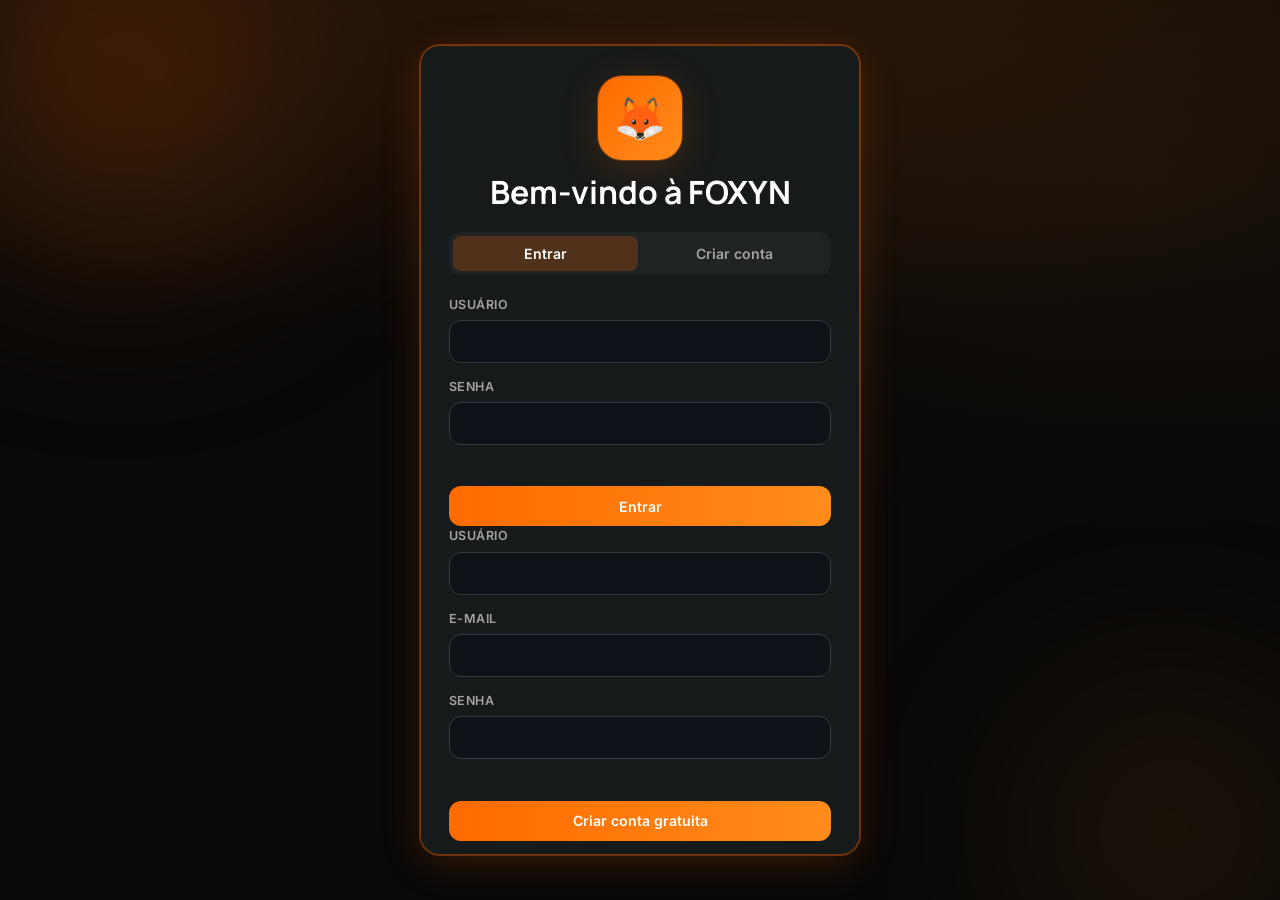
<file: index.html>
<!DOCTYPE html>
<html lang="pt-BR">
<head>
  <meta charset="UTF-8">
  <meta name="viewport" content="width=device-width, initial-scale=1.0, viewport-fit=cover">
  <meta name="theme-color" content="#080808">
  <meta name="apple-mobile-web-app-capable" content="yes">
  <meta name="apple-mobile-web-app-status-bar-style" content="black-translucent">
  <title>FOXYN — Descubra o desempenho do seu PC nos seus jogos</title>
  <link rel="preconnect" href="https://fonts.googleapis.com">
  <link rel="preconnect" href="https://fonts.gstatic.com" crossorigin>
  <link href="https://fonts.googleapis.com/css2?family=Inter:wght@400;500;600;700&family=Manrope:wght@600;700;800&family=Rajdhani:wght@600;700&display=swap" rel="stylesheet">
  <link rel="stylesheet" href="css/styles.css?v=13">
</head>
<body id="top" class="logged-out">
  <div class="glow glow-1"></div>
  <div class="glow glow-2"></div>

  <nav class="topnav">
    <a href="#top" class="brand"><span class="brand-mark">🦊</span>FOX<span class="sub">YN</span></a>
    <div class="nav-menu" id="navMenu">
      <div class="nav-links">
        <a href="#top">Início</a>
        <a href="#tipsSection">Dicas de Hardware</a>
        <a href="#premiumSection">Premium</a>
        <a href="dashboard.html">Dashboard</a>
        <a href="radar-precos.html">Radar de Preços</a>
        <a href="#adminSection" id="navDashboard" hidden>Admin</a>
      </div>
      <div class="auth-area">
        <span id="planBadge" class="plan-badge" hidden></span>
        <button id="loginOpenBtn" class="btn btn-outline">Entrar / Criar conta</button>
        <div id="userChip" class="user-chip" hidden>
          <span class="avatar" id="avatarLetter"></span>
          <span id="userNameLabel"></span>
          <button id="logoutBtn" class="btn btn-ghost">Sair</button>
        </div>
      </div>
    </div>
    <button class="hamburger" id="hamburgerBtn" aria-label="Abrir menu de navegação">
      <span></span><span></span><span></span>
    </button>
  </nav>

  <header class="hero">
    <span class="chip">🦊 Estimador de desempenho para PC</span>
    <h1>FOX<span>YN</span></h1>
    <p>Seu PC. Sua performance. Nossa inteligência. Informe seu hardware e descubra em qual preset — Baixo, Médio, Alto ou Ultra — seus jogos rodam com fluidez.</p>
  </header>

  <main class="main-layout">
    <div class="main-content">
    <section class="form-card">
      <h2>Suas especificações</h2>
      <div class="form-grid">
        <label>
          Processador (CPU)
          <select id="cpuSelect"></select>
        </label>
        <label>
          Placa de vídeo (GPU)
          <select id="gpuSelect"></select>
        </label>
        <label>
          Memória RAM
          <select id="ramSelect"></select>
        </label>
        <label>
          Resolução
          <select id="resSelect"></select>
        </label>
        <label>
          Jogo
          <select id="gameSelect"></select>
        </label>
        <label>
          Upscaling (DLSS / FSR)
          <select id="upscaleSelect"></select>
        </label>
      </div>
      <button id="analyzeBtn">Analisar desempenho</button>
      <p id="quotaInfo" class="quota-info"></p>
    </section>

    <section id="results" hidden>
      <div class="summary">
        <h2 id="gameSummary"></h2>
        <p id="hwSummary"></p>
      </div>

      <div id="presetGrid" class="preset-grid"></div>

      <p id="verdict" class="verdict"></p>
    </section>

    <section id="tipsSection" class="content-section">
      <h2>Dicas de Hardware</h2>
      <p class="section-sub">Guia rápido para escolher e otimizar seus componentes.</p>
      <div id="tipsGrid" class="tips-grid"></div>
    </section>

    <section id="premiumSection" class="content-section">
      <div class="price-card">
        <span class="chip">⭐ Plano Premium</span>
        <h2>Desbloqueie todo o potencial da FOXYN</h2>
        <ul class="benefits">
          <li>✅ Análises ilimitadas de jogos</li>
          <li>✅ Todas as dicas avançadas de hardware e otimização</li>
          <li>✅ Comparativos detalhados entre componentes</li>
          <li>✅ Suporte prioritário para dúvidas de upgrade</li>
        </ul>
        <div class="price">
          <span class="currency">R$</span>
          <span class="value">19,90</span>
          <span class="period">/mês</span>
        </div>
        <button id="subscribeBtn" class="btn btn-gradient">Assinar Premium</button>
        <p class="demo-note">Ambiente de demonstração — nenhum valor é cobrado.</p>
      </div>
    </section>

    <section id="adminSection" class="content-section" hidden>
      <h2>📊 Dashboard Administrativo</h2>
      <p class="section-sub">Visão geral dos acessos e assinaturas do GameSpec.</p>

      <div class="stats-grid">
        <div class="stat-card">
          <span class="stat-value" id="statUsers">0</span>
          <span class="stat-label">Usuários cadastrados</span>
        </div>
        <div class="stat-card">
          <span class="stat-value" id="statPremium">0</span>
          <span class="stat-label">Assinantes premium</span>
        </div>
        <div class="stat-card">
          <span class="stat-value" id="statRevenue">R$ 0,00</span>
          <span class="stat-label">Receita mensal estimada</span>
        </div>
        <div class="stat-card">
          <span class="stat-value" id="statToday">0</span>
          <span class="stat-label">Análises realizadas</span>
        </div>
      </div>

      <div class="dash-tables">
        <div class="table-wrap">
          <h3>Usuários</h3>
          <table class="data-table">
            <thead>
              <tr><th>Usuário</th><th>E-mail</th><th>Plano</th><th>Cadastro</th></tr>
            </thead>
            <tbody id="usersTbody"></tbody>
          </table>
        </div>
        <div class="table-wrap">
          <h3>Acessos recentes</h3>
          <table class="data-table">
            <thead>
              <tr><th>Data/Hora</th><th>Usuário</th><th>Evento</th><th>Detalhe</th></tr>
            </thead>
            <tbody id="logTbody"></tbody>
          </table>
        </div>
      </div>

      <button id="clearDataBtn" class="btn btn-danger">Limpar todos os dados locais</button>
    </section>
    </div>

    <aside class="sidebar" id="adSidebar" hidden>
      <span class="ad-label">Publicidade</span>
      <div id="propeller-ad"></div>
    </aside>
  </main>

  <footer>
    <p>⚠️ Os valores são estimativas baseadas em benchmarks médios. O desempenho real pode variar conforme drivers, temperatura e configurações individuais.</p>
  </footer>

  <a href="noticias.html" id="newsFab" class="news-fab" hidden title="Notícias do mundo do hardware">📰</a>

  <!-- Modal de autenticação -->
  <div class="modal-overlay" id="authModal" hidden>
    <div class="modal">
      <button class="modal-close" data-close="authModal">×</button>
      <div style="display:flex;flex-direction:column;align-items:center;gap:8px;text-align:center;margin-bottom:14px">
        <div class="fox-mascot fox-mascot--lg">🦊</div>
        <h2 class="modal-title" style="margin:0">Bem-vindo à FOXYN</h2>
      </div>
      <p class="modal-sub" id="authReason"></p>
      <div class="tabs">
        <button class="tab active" data-tab="loginForm" type="button">Entrar</button>
        <button class="tab" data-tab="registerForm" type="button">Criar conta</button>
      </div>

      <form id="loginForm" class="modal-form">
        <label>Usuário
          <input type="text" id="loginUser" autocomplete="username" required>
        </label>
        <label>Senha
          <input type="password" id="loginPass" autocomplete="current-password" required>
        </label>
        <p class="form-msg" id="loginMsg"></p>
        <button type="submit" class="btn btn-gradient">Entrar</button>
      </form>

      <form id="registerForm" class="modal-form" hidden>
        <label>Usuário
          <input type="text" id="regUser" minlength="3" required>
        </label>
        <label>E-mail
          <input type="email" id="regEmail" required>
        </label>
        <label>Senha
          <input type="password" id="regPass" minlength="4" required>
        </label>
        <p class="form-msg" id="regMsg"></p>
        <button type="submit" class="btn btn-gradient">Criar conta gratuita</button>
      </form>

      <p class="demo-note">Demonstração local — os dados ficam somente no seu navegador.</p>
    </div>
  </div>

  <!-- Modal de pagamento -->
  <div class="modal-overlay" id="payModal" hidden>
    <div class="modal">
      <button class="modal-close" data-close="payModal">×</button>
      <h2 class="modal-title">Assinar Premium</h2>
      <p class="modal-sub">Libere análises ilimitadas e todo o conteúdo</p>

      <div class="pay-summary">
        <span>Plano mensal recorrente</span>
        <strong>R$ 19,90/mês</strong>
      </div>

      <div class="pay-methods">
        <label class="method"><input type="radio" name="payMethod" value="pix" checked> Pix</label>
        <label class="method"><input type="radio" name="payMethod" value="card"> Cartão de crédito</label>
      </div>

      <div id="pixArea" class="pix-area">
        <div class="fake-qrcode">▛▜▛▜<br>▜▛▜▛<br>▛▜▛▜<br>▜▛▜▛</div>
        <code id="pixCode"></code>
        <p>Escaneie o QR Code fictício para pagar</p>
      </div>

      <form id="cardArea" class="modal-form" hidden>
        <label>Número do cartão
          <input id="cardNum" placeholder="0000 0000 0000 0000" maxlength="19">
        </label>
        <div class="row2">
          <label>Validade
            <input id="cardExp" placeholder="MM/AA" maxlength="5">
          </label>
          <label>CVV
            <input id="cardCvv" placeholder="123" maxlength="4">
          </label>
        </div>
        <label>Nome impresso no cartão
          <input id="cardName" placeholder="Como aparece no cartão">
        </label>
      </form>

      <p class="form-msg" id="payMsg"></p>
      <button id="confirmPayBtn" class="btn btn-gradient">Confirmar pagamento</button>
      <p class="demo-note">Simulação — nenhum pagamento real é processado.</p>
    </div>
  </div>

  <script src="js/data.js?v=13"></script>
  <script src="js/auth.js?v=13"></script>
  <script src="js/app.js?v=13"></script>
  <script src="js/news.js?v=13"></script>

  <!-- ============================================================
       PROPELLERADS — substitua pelo seu código real
       1. Crie conta em https://propellerads.com
       2. Crie uma zona "Display Banner" responsiva
       3. Cole o script abaixo (substituindo este bloco)
       ============================================================ -->
  <!--
  <script src="https://propellerads.com/tag/SEU_PUBLISHER_ID.js" async></script>
  -->
</body>
</html>
</file>
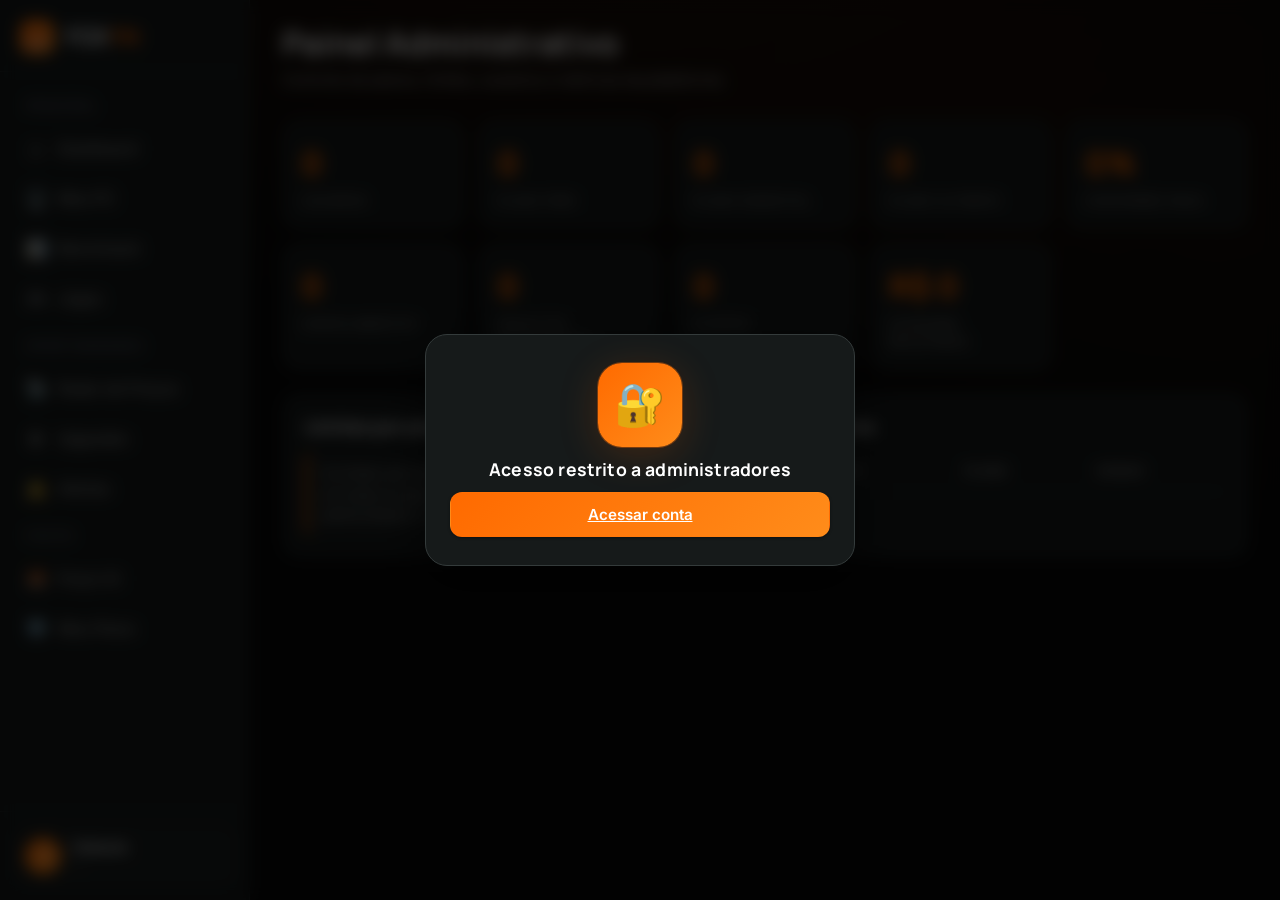
<file: admin.html>
<!DOCTYPE html>
<html lang="pt-BR">
<head>
  <meta charset="UTF-8">
  <meta name="viewport" content="width=device-width, initial-scale=1.0, viewport-fit=cover">
  <meta name="theme-color" content="#080808">
  <title>Admin — FOXYN</title>
  <link rel="preconnect" href="https://fonts.googleapis.com">
  <link rel="preconnect" href="https://fonts.gstatic.com" crossorigin>
  <link href="https://fonts.googleapis.com/css2?family=Inter:wght@400;500;600;700&family=Manrope:wght@600;700;800&display=swap" rel="stylesheet">
  <link rel="stylesheet" href="css/foxyn.css">
  <style>
    .metric-grid { display:grid; grid-template-columns:repeat(auto-fit,minmax(170px,1fr)); gap:14px; margin-bottom:22px; }
    .metric { background:var(--fox-surface); border:1px solid var(--fox-border); border-radius:var(--fox-radius-lg); padding:18px; }
    .metric .m-val { font-family:var(--fox-font-display); font-weight:800; font-size:var(--fox-fs-2xl); color:var(--fox-orange); }
    .metric .m-lbl { font-size:var(--fox-fs-xs); color:var(--fox-muted); text-transform:uppercase; letter-spacing:0.08em; margin-top:4px; }
    table.fox-table { width:100%; border-collapse:collapse; font-size:var(--fox-fs-sm); }
    table.fox-table th, table.fox-table td { padding:10px 12px; text-align:left; border-bottom:1px solid var(--fox-border); }
    table.fox-table th { color:var(--fox-muted); text-transform:uppercase; font-size:var(--fox-fs-xs); letter-spacing:0.06em; }
    .limit-editor { display:flex; align-items:center; gap:10px; flex-wrap:wrap; padding:10px 0; border-bottom:1px solid var(--fox-border); }
    .limit-editor:last-child { border-bottom:none; }
    .limit-editor .feat { font-weight:600; min-width:220px; }
    .limit-editor input { width:90px; }
  </style>
</head>
<body data-fox-page="admin" data-fox-sidebar="1">
  <main class="fox-main">
    <div class="fox-page-header">
      <h1>Painel Administrativo</h1>
      <p>Controle de planos, limites, usuários e métricas da plataforma.</p>
    </div>

    <div id="adminBody" class="hidden">
      <!-- Métricas -->
      <div class="metric-grid">
        <div class="metric"><div class="m-val" id="mUsers">0</div><div class="m-lbl">Usuários</div></div>
        <div class="metric"><div class="m-val" id="mFree">0</div><div class="m-lbl">Plano FREE</div></div>
        <div class="metric"><div class="m-val" id="mEssential">0</div><div class="m-lbl">Plano Essential</div></div>
        <div class="metric"><div class="m-val" id="mUltimate">0</div><div class="m-lbl">Plano Ultimate</div></div>
        <div class="metric"><div class="m-val" id="mConv">0%</div><div class="m-lbl">Conversão paga</div></div>
        <div class="metric"><div class="m-val" id="mCancel">0</div><div class="m-lbl">Cancelamentos</div></div>
        <div class="metric"><div class="m-val" id="mMon">0</div><div class="m-lbl">Produtos monitorados</div></div>
        <div class="metric"><div class="m-val" id="mAlerts">0</div><div class="m-lbl">Alertas</div></div>
        <div class="metric"><div class="m-val" id="mEco">R$ 0</div><div class="m-lbl">Economia registrada</div></div>
      </div>

      <div class="fox-grid fox-grid--2">
        <!-- Limites centralizados -->
        <div class="fox-card">
          <h3 class="fox-card-header">Limites por plano (centralizados)</h3>
          <div class="fox-card-body" id="foxLimits"></div>
          <div class="fox-why">Os limites são lidos aqui e aplicados por <code>FoxynCore.verify()</code> em todas as páginas. Em produção, vivem no backend — este painel prepara o contrato.</div>
        </div>

        <!-- Usuários -->
        <div class="fox-card">
          <h3 class="fox-card-header">Usuários</h3>
          <div class="fox-card-body" style="overflow:auto">
            <table class="fox-table">
              <thead><tr><th>Usuário</th><th>Plano</th><th>Criado</th></tr></thead>
              <tbody id="usersBody"></tbody>
            </table>
          </div>
        </div>
      </div>
    </div>
  </main>

  <div id="foxLogin" class="fox-overlay-modal hidden">
    <div class="fox-modal">
      <div style="display:flex;flex-direction:column;align-items:center;gap:12px;text-align:center">
        <div class="fox-mascot fox-mascot--lg">🔐</div>
        <h3>Acesso restrito a administradores</h3>
        <a href="index.html" class="fox-btn fox-btn--primary fox-btn--block">Acessar conta</a>
      </div>
    </div>
  </div>

  <script src="js/foxyn.js"></script>
  <script src="js/foxyn-core.js"></script>
  <script>
    document.addEventListener("DOMContentLoaded", () => {
      const user = FOXYN.currentUser();
      const isAdmin = !!(user && (user.role === "admin" || (user.username || "").toLowerCase() === "adm1982"));
      if (!isAdmin) {
        const m = document.getElementById("foxLogin");
        if (m) m.classList.remove("hidden");
        return;
      }
      document.getElementById("adminBody").classList.remove("hidden");
      renderMetrics();
      renderLimits();
      renderUsers();
    });

    function renderMetrics() {
      const m = FoxynCore.metrics();
      document.getElementById("mUsers").textContent = m.total;
      document.getElementById("mFree").textContent = m.free;
      document.getElementById("mEssential").textContent = m.essential;
      document.getElementById("mUltimate").textContent = m.ultimate;
      document.getElementById("mConv").textContent = m.conversion + "%";
      document.getElementById("mCancel").textContent = m.canceled;
      document.getElementById("mMon").textContent = m.monitoredTotal;
      document.getElementById("mAlerts").textContent = m.alertTotal;
      document.getElementById("mEco").textContent = fmtReais(m.economyTotal);
    }

    function renderLimits() {
      const box = document.getElementById("foxLimits");
      box.innerHTML = "";
      const feats = [
        { key: "benchmark_monthly_limit", label: "Benchmark por mês" },
        { key: "price_monitor_limit", label: "Produtos monitorados" },
        { key: "preco_pesquisa_limit", label: "Pesquisas de preço" }
      ];
      feats.forEach((f) => {
        ["free", "essential", "ultimate"].forEach((plan) => {
          const cur = FoxynCore.limit(f.key, plan);
          const row = document.createElement("div");
          row.className = "limit-editor";
          row.innerHTML = `
            <span class="feat">${f.label}</span>
            <span class="fox-badge fox-badge--plan">${plan.toUpperCase()}</span>
            <input type="number" min="0" class="fox-input" value="${cur === null ? "" : cur}" placeholder="ilimitado" data-key="${f.key}" data-plan="${plan}" style="width:90px">
            <button class="fox-btn fox-btn--secondary" style="padding:8px 12px" onclick="saveLimit('${f.key}','${plan}')">Salvar</button>
          `;
          box.appendChild(row);
        });
      });
    }

    function saveLimit(key, plan) {
      const input = document.querySelector(`input[data-key="${key}"][data-plan="${plan}"]`);
      const val = input ? input.value : "";
      const res = FoxynCore.setLimit(key, plan, val === "" ? "" : (val === "0" ? 0 : val));
      FOXYN.toast(res.ok ? "Limite atualizado 🦊" : res.msg, res.ok ? "success" : "error");
    }

    function renderUsers() {
      const tbody = document.getElementById("usersBody");
      const users = (function () {
        try { return JSON.parse(localStorage.getItem("gs_users") || "[]"); } catch { return []; }
      })();
      tbody.innerHTML = "";
      users.forEach((u) => {
        const plan = FoxynCore.planIdOf({ username: u.username, plan: u.plan, role: u.role });
        const tr = document.createElement("tr");
        const tdName = document.createElement("td"); tdName.textContent = u.username;
        const tdPlan = document.createElement("td");
        tdPlan.innerHTML = `<span class="fox-badge ${plan==="ultimate"?"fox-badge--ult":plan==="essential"?"fox-badge--ult":"fox-badge--plan"}">${plan.toUpperCase()}</span>`;
        const tdDate = document.createElement("td");
        tdDate.textContent = u.createdAt ? new Date(u.createdAt).toLocaleDateString("pt-BR") : "—";
        tr.append(tdName, tdPlan, tdDate);
        tbody.appendChild(tr);
      });
      if (!users.length) {
        tbody.innerHTML = '<tr><td colspan="3" style="color:var(--fox-muted-2)">Nenhum usuário cadastrado além do admin.</td></tr>';
      }
    }
  </script>
</body>
</html>
</file>
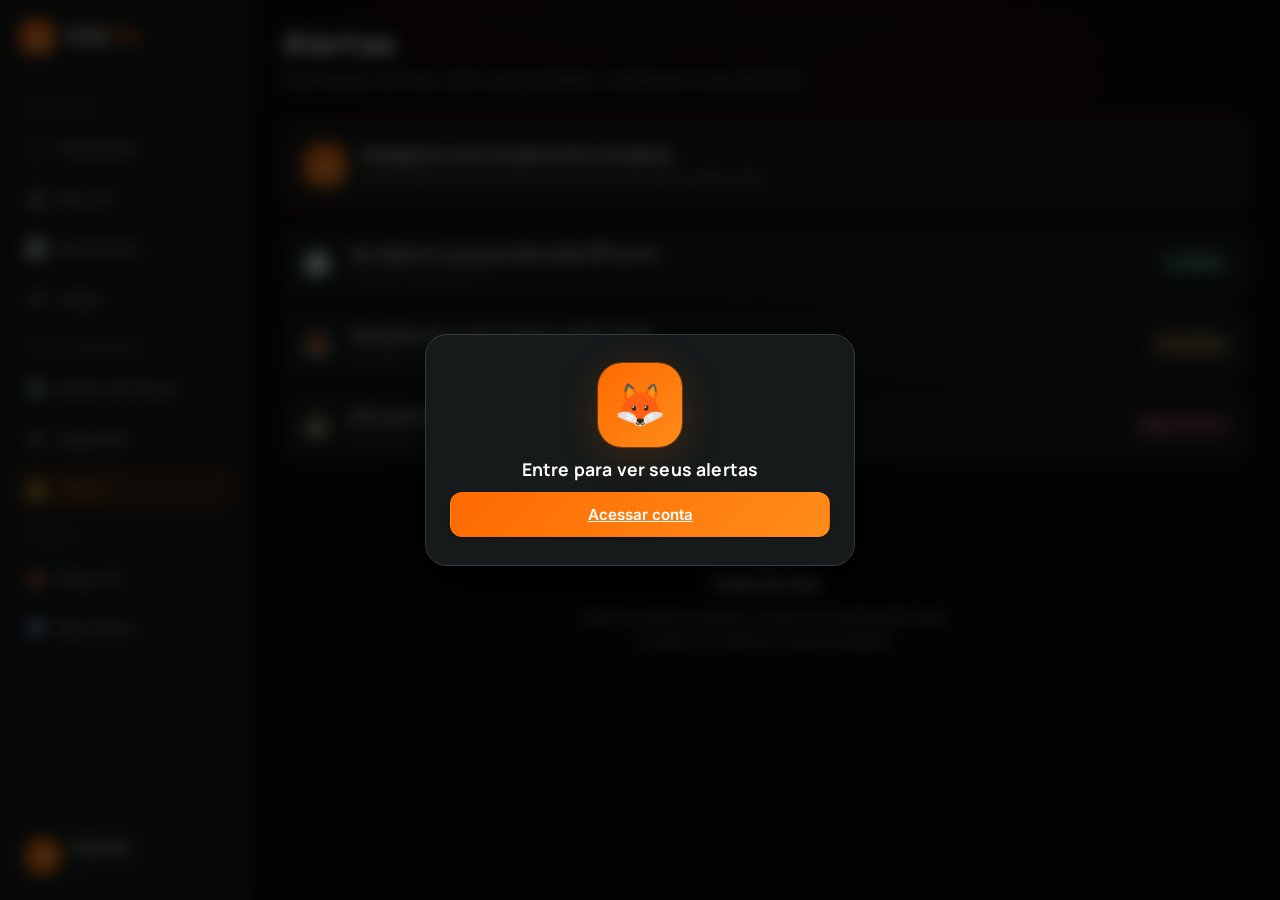
<file: alertas.html>
<!DOCTYPE html>
<html lang="pt-BR">
<head>
  <meta charset="UTF-8">
  <meta name="viewport" content="width=device-width, initial-scale=1.0, viewport-fit=cover">
  <meta name="theme-color" content="#080808">
  <title>Alertas — FOXYN</title>
  <link rel="preconnect" href="https://fonts.googleapis.com">
  <link rel="preconnect" href="https://fonts.gstatic.com" crossorigin>
  <link href="https://fonts.googleapis.com/css2?family=Inter:wght@400;500;600;700&family=Manrope:wght@600;700;800&display=swap" rel="stylesheet">
  <link rel="stylesheet" href="css/foxyn.css">
  <style>
    .alert-item { display:flex; align-items:center; gap:14px; padding:14px; background:var(--fox-surface); border:1px solid var(--fox-border); border-radius:var(--fox-radius-md); margin-bottom:10px; }
    .alert-icon { width:40px;height:40px;border-radius:50%;display:flex;align-items:center;justify-content:center;font-size:1.2rem;flex-shrink:0; }
    .alert-icon.drop { background:var(--fox-success-soft); }
    .alert-icon.info { background:var(--fox-info-soft); }
    .alert-icon.warn { background:var(--fox-warning-soft); }
    .alert-body { flex:1; }
    .alert-body .a-title { font-weight:600; }
    .alert-body .a-time { font-size:var(--fox-fs-xs); color:var(--fox-muted-2); }
  </style>
</head>
<body data-fox-page="alertas" data-fox-sidebar="1">
  <main class="fox-main">
    <div class="fox-page-header">
      <h1>Alertas</h1>
      <p>Notificações da Foxyn sobre oportunidades e mudanças no seu hardware.</p>
    </div>

    <div class="fox-card fox-card--accent" style="display:flex;align-items:center;gap:16px;margin-bottom:18px">
      <div class="fox-mascot fox-mascot--sm">🦊</div>
      <div>
        <strong>Inteligência ativa monitorando 2 produtos.</strong>
        <div class="fox-muted" style="font-size:var(--fox-fs-sm)">Você recebe um aviso assim que o preço cair para um bom nível.</div>
      </div>
    </div>

    <div class="alert-item">
      <div class="alert-icon drop">📉</div>
      <div class="alert-body">
        <div class="a-title">RX 7800 XT caiu para R$ 2.899 (▼ 12,1%)</div>
        <div class="a-time">Há 2 dias · Buy Score 76</div>
      </div>
      <span class="fox-badge fox-badge--buy">COMPRE</span>
    </div>
    <div class="alert-item">
      <div class="alert-icon info">🦊</div>
      <div class="alert-body">
        <div class="a-title">Encontrei uma oportunidade: DDR5 32GB</div>
        <div class="a-time">Há 4 dias · seu upgrade recomendado</div>
      </div>
      <span class="fox-badge fox-badge--wait">AGUARDE</span>
    </div>
    <div class="alert-item">
      <div class="alert-icon warn">⚠️</div>
      <div class="alert-body">
        <div class="a-title">RTX 4070 Super subiu para R$ 3.799 (▲ 5,6%)</div>
        <div class="a-time">Há 1 semana · eu esperaria mais um pouco antes de comprar</div>
      </div>
      <span class="fox-badge fox-badge--high">PREÇO ALTO</span>
    </div>

    <div class="fox-empty" style="padding-top:32px;padding-bottom:0">
      <div class="fox-empty-art">🦊</div>
      <h3>Tudo em dia</h3>
      <p>Nenhum alerta urgente. Continue monitorando para receber as melhores oportunidades.</p>
    </div>
  </main>

  <div id="foxLogin" class="fox-overlay-modal hidden">
    <div class="fox-modal">
      <div style="display:flex;flex-direction:column;align-items:center;gap:12px;text-align:center">
        <div class="fox-mascot fox-mascot--lg">🦊</div>
        <h3>Entre para ver seus alertas</h3>
        <a href="index.html" class="fox-btn fox-btn--primary fox-btn--block">Acessar conta</a>
      </div>
    </div>
  </div>

  <script src="js/foxyn.js"></script>
  <script src="js/foxyn-core.js"></script>
  <script>document.addEventListener("DOMContentLoaded", () => { FOXYN.gate(); });</script>
</body>
</html>
</file>
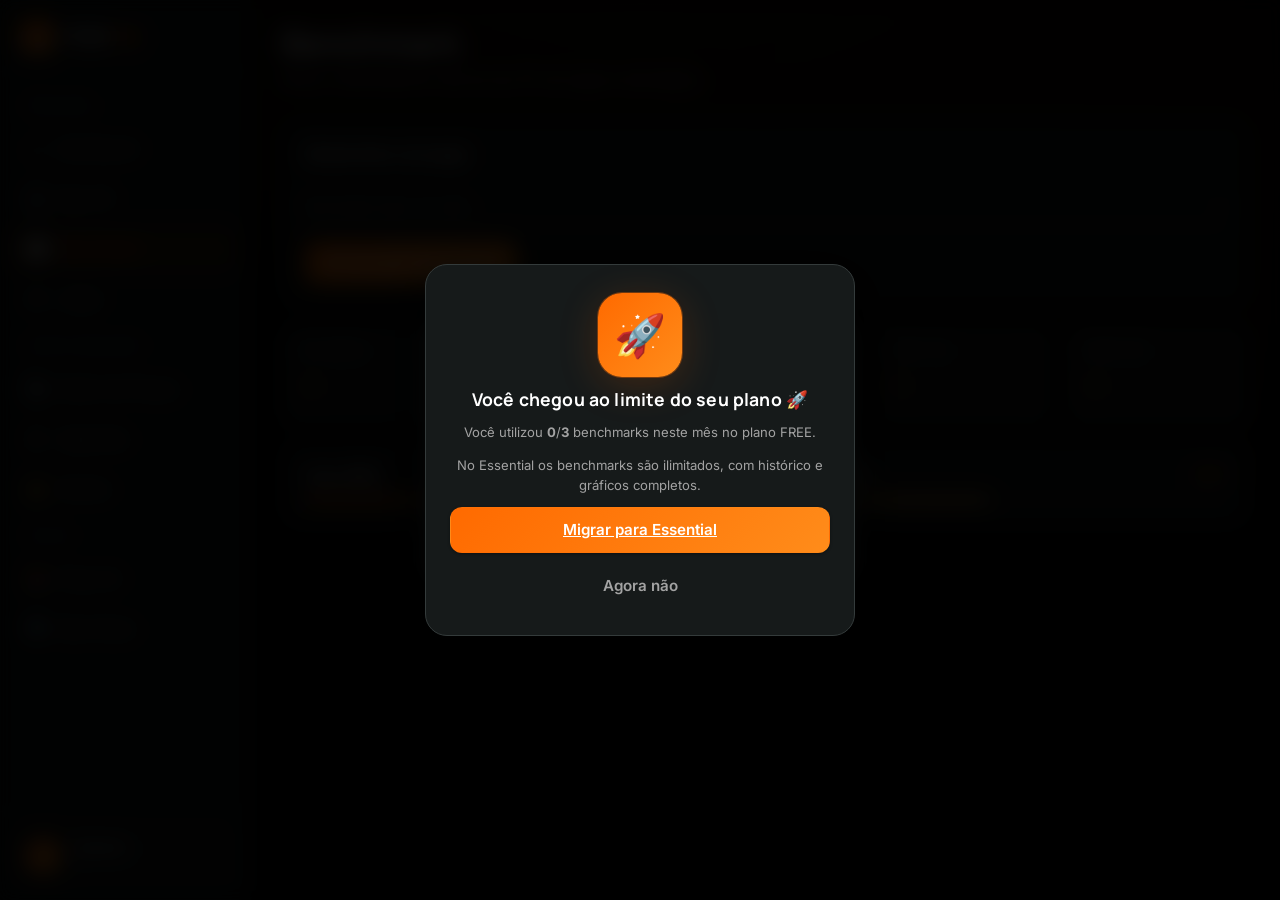
<file: benchmark.html>
<!DOCTYPE html>
<html lang="pt-BR">
<head>
  <meta charset="UTF-8">
  <meta name="viewport" content="width=device-width, initial-scale=1.0, viewport-fit=cover">
  <meta name="theme-color" content="#080808">
  <title>Benchmark — FOXYN</title>
  <link rel="preconnect" href="https://fonts.googleapis.com">
  <link rel="preconnect" href="https://fonts.gstatic.com" crossorigin>
  <link href="https://fonts.googleapis.com/css2?family=Inter:wght@400;500;600;700&family=Manrope:wght@600;700;800&display=swap" rel="stylesheet">
  <link rel="stylesheet" href="css/foxyn.css">
  <style>
    .bench-chart { width: 100%; height: 220px; }
    .bench-row { display:flex; gap:14px; margin-bottom:14px; flex-wrap:wrap; }
    .bench-stat { flex:1; min-width:130px; background:var(--fox-surface-2); border:1px solid var(--fox-border); border-radius:var(--fox-radius-md); padding:16px; }
    .bench-stat .lbl { font-size:var(--fox-fs-xs); color:var(--fox-muted); text-transform:uppercase; letter-spacing:0.08em; }
    .bench-stat .val { font-family:var(--fox-font-display); font-weight:800; font-size:var(--fox-fs-2xl); color:var(--fox-orange); }
    .bench-bar-track { height:10px; background:var(--fox-surface-3); border-radius:var(--fox-radius-pill); overflow:hidden; margin-top:8px; }
    .bench-bar { height:100%; background:linear-gradient(90deg,var(--fox-orange),var(--fox-orange-light)); border-radius:inherit; }
    .bench-game-tabs { display:flex; gap:8px; flex-wrap:wrap; margin-bottom:18px; }
    .bench-game-tab { padding:8px 14px; background:var(--fox-surface-2); border:1px solid var(--fox-border); border-radius:var(--fox-radius-pill); color:var(--fox-muted); cursor:pointer; font-size:var(--fox-fs-sm); font-weight:600; transition:all var(--fox-t-fast); }
    .bench-game-tab.active, .bench-game-tab:hover { color:#fff; background:var(--fox-orange-soft); border-color:var(--fox-orange); }
  </style>
</head>
<body data-fox-page="benchmark" data-fox-sidebar="1">
  <main class="fox-main">
    <div class="fox-page-header">
      <h1>Benchmark</h1>
      <p>Meça o desempenho real do seu PC em jogos e atividades.</p>
    </div>

    <!-- Seletor de jogo -->
    <div class="fox-card" style="margin-bottom:18px">
      <h3 class="fox-card-header">Selecione um jogo</h3>
      <div class="bench-game-tabs" id="foxBenchGames"></div>
      <div class="limit-bar">
        <div class="top"><span>Benchmarks neste ciclo (mês)</span><span id="bmLimit">—</span></div>
        <div class="fox-progress"><div class="fill" id="bmLimitFill" style="width:0%"></div></div>
      </div>
      <button class="fox-btn fox-btn--primary" id="benchRunBtn" style="margin-top:14px">▶ Executar benchmark</button>
    </div>

    <!-- Métricas -->
    <div class="bench-row" id="foxBenchStats" hidden>
      <div class="bench-stat"><div class="lbl">FPS médio</div><div class="val" id="mFps">—</div></div>
      <div class="bench-stat"><div class="lbl">1% Low</div><div class="val" id="mLow">—</div></div>
      <div class="bench-stat"><div class="lbl">Frame Time</div><div class="val" id="mFrame">—</div></div>
      <div class="bench-stat"><div class="lbl">Temp CPU</div><div class="val" id="mTempCpu">—</div></div>
      <div class="bench-stat"><div class="lbl">Temp GPU</div><div class="val" id="mTempGpu">—</div></div>
    </div>

    <!-- Gráfico de linha / área -->
    <div class="fox-card" id="benchChartCard" style="margin-bottom:18px" hidden>
      <h3 class="fox-card-header">FPS ao longo do tempo <span class="fox-badge fox-badge--perf">SIMULAÇÃO</span></h3>
      <div class="bench-chart" id="foxChart"></div>
      <div class="fox-why" style="margin-top:12px">
        <strong>Resultado simulado para demonstração.</strong> Este ambiente estático não consegue medir o seu
        hardware real. Para obter dados verdadeiros, o FOXYN precisaria de um <strong>agente/app local</strong>
        (contrato documentado) que coleta telemetria e envia para o backend. Sem essa integração, nenhum número
        aqui é apresentado como medição real.
      </div>
    </div>

    <!-- Uso CPU/GPU -->
    <div class="fox-grid fox-grid--2">
      <div class="fox-card">
        <div style="display:flex;justify-content:space-between;align-items:center;margin-bottom:10px"><h3>Uso GPU</h3><strong class="fox-display fox-accent" id="mUseGpu">82%</strong></div>
        <div class="fox-progress"><div class="fill" id="useGpuFill" style="width:82%"></div></div>
      </div>
      <div class="fox-card">
        <div style="display:flex;justify-content:space-between;align-items:center;margin-bottom:10px"><h3>Uso CPU</h3><strong class="fox-display fox-accent" id="mUseCpu">45%</strong></div>
        <div class="fox-progress fox-progress--warning"><div class="fill" id="useCpuFill" style="width:45%"></div></div>
      </div>
    </div>
  </main>

  <div id="foxLogin" class="fox-overlay-modal hidden">
    <div class="fox-modal">
      <div style="display:flex;flex-direction:column;align-items:center;gap:12px;text-align:center">
        <div class="fox-mascot fox-mascot--lg">🦊</div>
        <h3>Entre para continuar</h3>
        <p class="fox-muted" style="font-size:var(--fox-fs-sm)">Faça login para executar benchmarks do seu PC.</p>
        <a href="index.html" class="fox-btn fox-btn--primary fox-btn--block">Acessar conta</a>
      </div>
    </div>
  </div>

  <!-- Limite atingido -->
  <div id="foxBenchLimit" class="fox-overlay-modal hidden">
    <div class="fox-modal" style="max-width:480px">
      <div style="display:flex;flex-direction:column;align-items:center;gap:12px;text-align:center">
        <div class="fox-mascot fox-mascot--lg">🚀</div>
        <h3>Você chegou ao limite do seu plano 🚀</h3>
        <p class="fox-muted" style="font-size:var(--fox-fs-sm)">
          Você utilizou <strong id="benchUsed">0</strong>/<strong id="benchMax">3</strong> benchmarks neste mês no plano FREE.
        </p>
        <p class="fox-muted" style="font-size:var(--fox-fs-sm)">No Essential os benchmarks são ilimitados, com histórico e gráficos completos.</p>
        <a href="planos.html" class="fox-btn fox-btn--primary fox-btn--block">Migrar para Essential</a>
        <button class="fox-btn fox-btn--ghost fox-btn--block" onclick="document.getElementById('foxBenchLimit').classList.add('hidden')">Agora não</button>
      </div>
    </div>
  </div>

  <script src="js/foxyn.js"></script>
  <script src="js/foxyn-data.js"></script>
  <script src="js/foxyn-core.js"></script>
  <script>
    // Gera dados de FPS por frame (demo — NÃO é medição real)
    function fpsSeries(base, low) {
      const n = 40, out = [];
      let v = base;
      for (let i = 0; i < n; i++) {
        v = Math.max(low, Math.min(base + 8, v + (Math.random() - 0.5) * 8));
        out.push(Math.round(v));
      }
      return out;
    }

    // Ponto de integração para agente local real (arquitetura).
    // Em produção, um app/agente local coletaria telemetria real (FPS, 1% low,
    // frame time, temperatura, uso CPU/GPU) e enviaria para o backend.
    async function runRealBenchmark(game) {
      // Placeholder: retorna null para indicar que a medição real não está disponível.
      return null;
    }

    function drawChart(canvas, data) {
      const w = 600, h = 220, pad = 12;
      const min = Math.min(...data), max = Math.max(...data);
      const span = max - min || 1;
      let path = "";
      data.forEach((v, i) => {
        const x = pad + (i / (data.length - 1)) * (w - pad * 2);
        const y = h - pad - ((v - min) / span) * (h - pad * 2);
        path += (i === 0 ? `M${x},${y}` : ` L${x},${y}`);
      });
      const area = path + ` L${w - pad},${h - pad} L${pad},${h - pad} Z`;
      canvas.innerHTML = `
        <svg viewBox="0 0 ${w} ${h}" preserveAspectRatio="none" style="width:100%;height:100%">
          <defs><linearGradient id="foxline" x1="0" y1="0" x2="0" y2="1">
            <stop offset="0%" stop-color="#ff6a00" stop-opacity="0.35"/>
            <stop offset="100%" stop-color="#ff6a00" stop-opacity="0"/>
          </linearGradient></defs>
          <path d="${area}" fill="url(#foxline)"/>
          <path d="${path}" fill="none" stroke="#ff6a00" stroke-width="2.5" stroke-linecap="round" stroke-linejoin="round"/>
        </svg>`;
    }

    document.addEventListener("DOMContentLoaded", () => {
      if (!FOXYN.gate()) return;

      const tabsEl = document.getElementById("foxBenchGames");
      const stats = document.getElementById("foxBenchStats");
      const chartCard = document.getElementById("benchChartCard");
      const runBtn = document.getElementById("benchRunBtn");
      let current = FOXYN_GAMES[0];
      let hasRun = false;
      const user = FOXYN.currentUser();

      function refreshLimit() {
        const v = FoxynCore.verify("benchmark");
        document.getElementById("bmLimit").textContent =
          v.limit === null ? ((v.used||0) + " (ilimitado)") : ((v.used||0) + " / " + v.limit);
        const pct = v.limit === null ? Math.min(100, (v.used||0) * 8) : Math.min(100, ((v.used||0) / v.limit) * 100);
        document.getElementById("bmLimitFill").style.width = pct + "%";
        runBtn.disabled = !v.ok;
        runBtn.textContent = v.ok ? "▶ Executar benchmark" : "Limite atingido";
      }

      FOXYN_GAMES.forEach((g) => {
        const b = document.createElement("button");
        b.className = "bench-game-tab" + (g === current ? " active" : "");
        b.textContent = g.name;
        b.addEventListener("click", () => {
          current = g;
          document.querySelectorAll(".bench-game-tab").forEach((x) => x.classList.remove("active"));
          b.classList.add("active");
        });
        tabsEl.appendChild(b);
      });

      function renderBench(game, results) {
        const fps = results ? results.average : (game.fps.ultra || 60);
        const low = results ? results.low1 : Math.round(fps * 0.78);
        const frame = results ? results.frametime : 1000 / fps;
        document.getElementById("mFps").textContent = fps;
        document.getElementById("mLow").textContent = low;
        document.getElementById("mFrame").textContent = frame.toFixed(1).replace(".", ",") + "ms";
        document.getElementById("mTempCpu").textContent = 62 + "°";
        document.getElementById("mTempGpu").textContent = 68 + "°";
        const gu = 78, cu = 58;
        document.getElementById("mUseGpu").textContent = gu + "%";
        document.getElementById("useGpuFill").style.width = gu + "%";
        document.getElementById("mUseCpu").textContent = cu + "%";
        document.getElementById("useCpuFill").style.width = cu + "%";
        drawChart(document.getElementById("foxChart"), results ? results.series : fpsSeries(fps, low));
        stats.hidden = false;
        chartCard.hidden = false;
      }

      runBtn.addEventListener("click", async () => {
        const verif = FoxynCore.verify("benchmark");
        if (!verif.ok) {
          if (verif.reason === "limit") {
            document.getElementById("benchUsed").textContent = verif.used || 0;
            document.getElementById("benchMax").textContent = verif.limit ?? "—";
            document.getElementById("foxBenchLimit").classList.remove("hidden");
            return;
          }
        }
        // Tenta agente real; se indisponível, usa demonstração ainda assim marcada como tal.
        let real = null;
        try { real = await runRealBenchmark(current); } catch (e) { real = null; }

        const results = real || foxynBenchmarkGame(current);
        results.series = fpsSeries(results.average, results.low1);
        results.simulated = !real;

        // Consome limite (só marca uso se desbloqueado)
        if (!hasRun) {
          FoxynCore.saveBenchmark(user, current.name, results);
          hasRun = true;
        }
        FoxynCore.track(user, results.simulated ? "benchmark_simulado" : "benchmark_executado", { game: current.name });
        renderBench(current, results);
        refreshLimit();
        FOXYN.toast(results.simulated ? "Benchmark simulado (demo)" : "Benchmark real registrado", results.simulated ? "info" : "success");
      });

      refreshLimit();
    });
  </script>
</body>
</html>
</file>
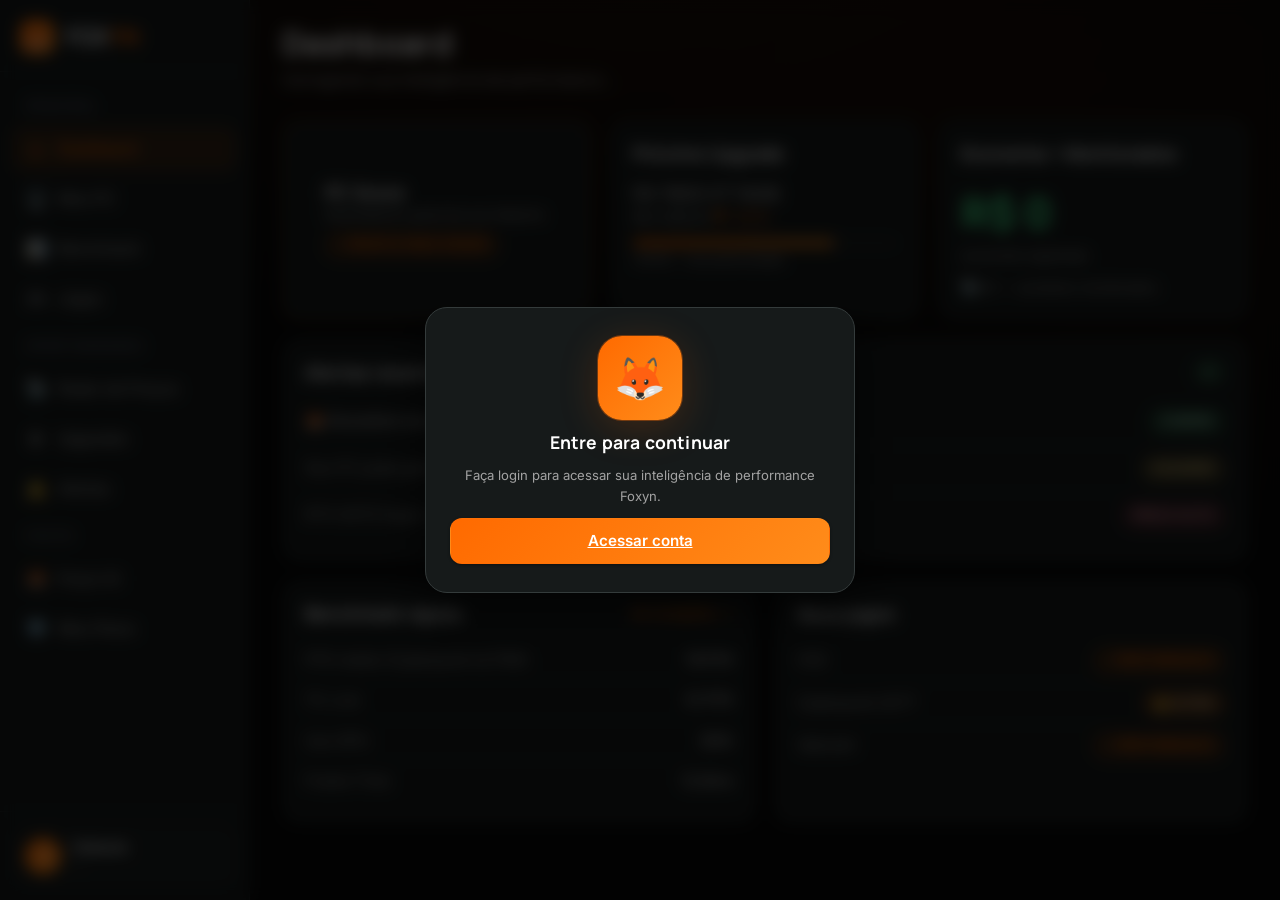
<file: dashboard.html>
<!DOCTYPE html>
<html lang="pt-BR">
<head>
  <meta charset="UTF-8">
  <meta name="viewport" content="width=device-width, initial-scale=1.0, viewport-fit=cover">
  <meta name="theme-color" content="#080808">
  <title>Dashboard — FOXYN</title>
  <link rel="preconnect" href="https://fonts.googleapis.com">
  <link rel="preconnect" href="https://fonts.gstatic.com" crossorigin>
  <link href="https://fonts.googleapis.com/css2?family=Inter:wght@400;500;600;700&family=Manrope:wght@600;700;800&display=swap" rel="stylesheet">
  <link rel="stylesheet" href="css/foxyn.css">
</head>
<body data-fox-page="dashboard" data-fox-sidebar="1">
  <!-- Conteúdo -->
  <main class="fox-main">
    <div class="fox-page-header">
      <h1>Dashboard</h1>
      <p id="foxGreeting">Carregando sua inteligência de performance...</p>
    </div>

    <!-- Cabeçalho PC Score + estado geral -->
    <div class="fox-grid fox-grid--auto" style="margin-bottom:18px">
      <div class="fox-card fox-card--accent" style="display:flex;align-items:center;gap:20px">
        <div id="foxPcScore"></div>
        <div>
          <h3>PC Score</h3>
          <p class="fox-muted" style="font-size:var(--fox-fs-sm)">Desempenho geral da sua máquina</p>
          <span class="fox-badge fox-badge--perf" style="margin-top:8px">⚡ PRONTO PARA RODAR</span>
        </div>
      </div>

      <div class="fox-card">
        <h3 class="fox-card-header">Próximo Upgrade</h3>
        <div class="fox-card-body">
          <div style="font-family:var(--fox-font-display);font-weight:700;font-size:var(--fox-fs-lg)">RX 7800 XT 16GB</div>
          <div style="font-size:var(--fox-fs-sm)">R$ 2.899,00 <span class="fox-accent">▼ -12,1%</span></div>
          <div class="fox-progress" style="margin-top:12px"><div class="fill" style="width:76%"></div></div>
          <div style="font-size:var(--fox-fs-xs);color:var(--fox-muted);margin-top:6px">76/100 — boa oportunidade</div>
        </div>
      </div>

      <div class="fox-card">
        <h3 class="fox-card-header">Economia + Monitorados</h3>
        <div class="fox-card-body">
          <div style="font-family:var(--fox-font-display);font-weight:800;font-size:var(--fox-fs-3xl);color:var(--fox-success)" id="foxEconomy">R$ 0</div>
          <div style="font-size:var(--fox-fs-sm)" id="foxEcoSub">economia registrada</div>
          <div style="margin-top:12px;font-size:var(--fox-fs-sm)">📡 <strong id="foxMonitored">0</strong> / <span id="foxMonMax">—</span> produtos monitorados</div>
        </div>
      </div>
    </div>

    <!-- Alertas recentes -->
    <div class="fox-card" style="margin-bottom:18px">
      <h3 class="fox-card-header">Alertas recentes <span class="fox-badge fox-badge--buy" id="alertCount">0</span></h3>
      <div class="fox-card-body" id="foxAlerts">
        <div style="display:flex;justify-content:space-between;padding:10px 0;border-bottom:1px solid var(--fox-border)">
          <span>🦊 <strong>Encontrei uma oportunidade</strong>: Keep e acompanhe RX 7800 XT</span>
          <span class="fox-badge fox-badge--buy">COMPRE</span>
        </div>
        <div style="display:flex;justify-content:space-between;padding:10px 0;border-bottom:1px solid var(--fox-border)">
          <span>Seu PC pode ganhar desempenho com 32GB DDR5</span>
          <span class="fox-badge fox-badge--wait">AGUARDE</span>
        </div>
        <div style="display:flex;justify-content:space-between;padding:10px 0">
          <span>RTX 4070 Super subiu de preço esta semana</span>
          <span class="fox-badge fox-badge--high">PREÇO ALTO</span>
        </div>
      </div>
    </div>

    <!-- Benchmark summary + Jogos -->
    <div class="fox-grid fox-grid--2">
      <div class="fox-card">
        <h3 class="fox-card-header">Benchmark rápido <a href="benchmark.html" class="fox-accent" style="text-decoration:none;font-size:var(--fox-fs-sm)">ver completo →</a></h3>
        <div class="fox-card-body">
          <div style="display:flex;justify-content:space-between;padding:8px 0;border-bottom:1px solid var(--fox-border)">
            <span>FPS médio (Cyberpunk ULTRA)</span><strong class="fox-display">78 FPS</strong>
          </div>
          <div style="display:flex;justify-content:space-between;padding:8px 0;border-bottom:1px solid var(--fox-border)">
            <span>1% Low</span><strong class="fox-display">61 FPS</strong>
          </div>
          <div style="display:flex;justify-content:space-between;padding:8px 0;border-bottom:1px solid var(--fox-border)">
            <span>Uso GPU</span><strong class="fox-display">82%</strong>
          </div>
          <div style="display:flex;justify-content:space-between;padding:8px 0">
            <span>Frame Time</span><strong class="fox-display">12,8ms</strong>
          </div>
        </div>
      </div>

      <div class="fox-card">
        <h3 class="fox-card-header">Seus jogos</h3>
        <div class="fox-card-body">
          <div style="display:flex;justify-content:space-between;padding:8px 0;border-bottom:1px solid var(--fox-border)">
            <span>CS2</span><span class="fox-badge fox-badge--perf">⚡ PERFORMANCE</span>
          </div>
          <div style="display:flex;justify-content:space-between;padding:8px 0;border-bottom:1px solid var(--fox-border)">
            <span>Cyberpunk 2077</span><span class="fox-badge fox-badge--ult">👑 ULTRA</span>
          </div>
          <div style="display:flex;justify-content:space-between;padding:8px 0">
            <span>Valorant</span><span class="fox-badge fox-badge--perf">⚡ PERFORMANCE</span>
          </div>
        </div>
      </div>
    </div>
  </main>

  <div id="foxLogin" class="fox-overlay-modal hidden">
    <div class="fox-modal">
      <div style="display:flex;flex-direction:column;align-items:center;gap:12px;text-align:center">
        <div class="fox-mascot fox-mascot--lg">🦊</div>
        <h3>Entre para continuar</h3>
        <p class="fox-muted" style="font-size:var(--fox-fs-sm)">Faça login para acessar sua inteligência de performance Foxyn.</p>
        <a href="index.html" class="fox-btn fox-btn--primary fox-btn--block">Acessar conta</a>
      </div>
    </div>
  </div>

  <script src="js/foxyn.js"></script>
  <script src="js/foxyn-data.js"></script>
  <script src="js/foxyn-core.js"></script>
  <script>
    document.addEventListener("DOMContentLoaded", () => {
      if (!FOXYN.gate()) return;

      // Saudação conforme horário
      const h = new Date().getHours();
      const saud = h < 12 ? "Bom dia" : h < 18 ? "Boa tarde" : "Boa noite";
      const user = FOXYN.currentUser();
      document.getElementById("foxGreeting").textContent =
        (user ? saud + ", " + user.username : saud) + " — FOXYN analisou seu PC e encontrou oportunidades.";

      // PC Score (usa o perfil salvo, ou demo)
      const score = foxynPCScore();
      document.getElementById("foxPcScore").innerHTML = FOXYN.scoreRing(score, "PRONTO");

      // Dados vivos do núcleo (centralizado)
      const meta = FoxynCore.meta(user);
      const monitored = (meta && meta.monitored) || [];
      const economy = (meta && meta.economy) || [];
      const alerts = (meta && meta.alerts) || [];

      // Monitorados
      const monVerif = FoxynCore.verify("price_monitor_limit");
      document.getElementById("foxMonitored").textContent = monitored.length;
      document.getElementById("foxMonMax").textContent = monVerif.limit === null ? "∞" : (monVerif.limit || "—");

      // Economia real registrada
      const saved = economy.reduce((a, x) => a + (Number(x.saved) || 0), 0);
      document.getElementById("foxEconomy").textContent = fmtReais(saved);
      document.getElementById("foxEcoSub").textContent =
        saved > 0 ? "economia registrada nas suas compras" : "registre uma compra para acompanhar sua economia real";

      // Alertas do usuário (fallback para a demo)
      if (alerts.length) {
        document.getElementById("alertCount").textContent = alerts.length;
        const box = document.getElementById("foxAlerts");
        box.innerHTML = "";
        alerts.slice(0, 5).forEach((a) => {
          const row = document.createElement("div");
          row.style.cssText = "display:flex;justify-content:space-between;padding:10px 0;border-bottom:1px solid var(--fox-border)";
          row.innerHTML = `<span>${a.type === "price" ? "🔔" : "🦊"} ${a.title}</span>`;
          box.appendChild(row);
        });
      }
    });
  </script>
</body>
</html>
</file>
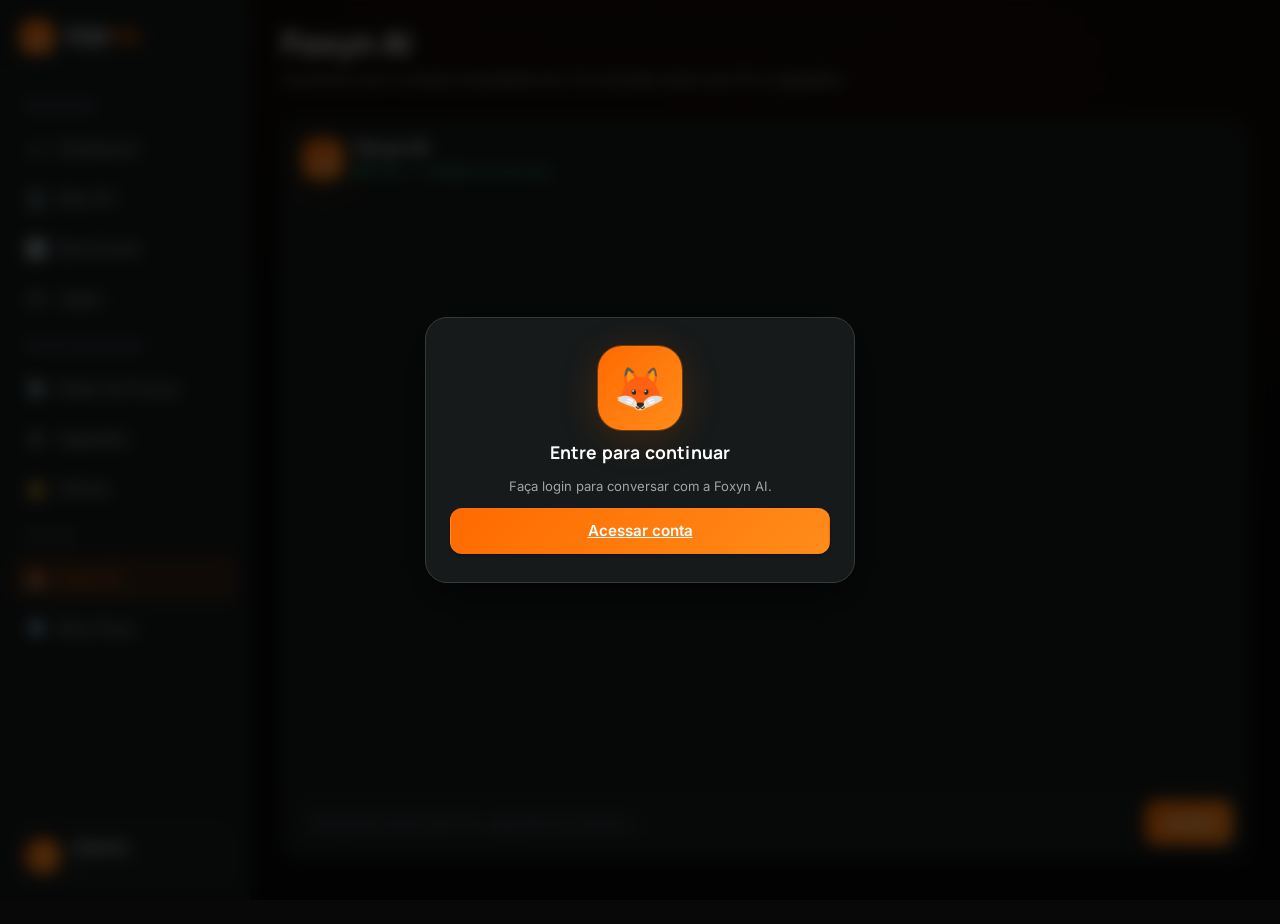
<file: foxyn-ai.html>
<!DOCTYPE html>
<html lang="pt-BR">
<head>
  <meta charset="UTF-8">
  <meta name="viewport" content="width=device-width, initial-scale=1.0, viewport-fit=cover">
  <meta name="theme-color" content="#080808">
  <title>Foxyn AI — FOXYN</title>
  <link rel="preconnect" href="https://fonts.googleapis.com">
  <link rel="preconnect" href="https://fonts.gstatic.com" crossorigin>
  <link href="https://fonts.googleapis.com/css2?family=Inter:wght@400;500;600;700&family=Manrope:wght@600;700;800&display=swap" rel="stylesheet">
  <link rel="stylesheet" href="css/foxyn.css">
  <style>
    .chat-shell { display:flex; flex-direction:column; height:calc(100vh - 160px); min-height:460px; background:var(--fox-surface); border:1px solid var(--fox-border); border-radius:var(--fox-radius-lg); overflow:hidden; }
    .chat-head { display:flex; align-items:center; gap:12px; padding:16px 20px; border-bottom:1px solid var(--fox-border); }
    .chat-head h3 { font-size:var(--fox-fs-lg); }
    .chat-head .online { font-size:var(--fox-fs-xs); color:var(--fox-success); }
    .chat-log { flex:1; overflow-y:auto; padding:20px; display:flex; flex-direction:column; gap:14px; }
    .chat-msg { display:flex; gap:10px; max-width:85%; }
    .chat-msg.user { align-self:flex-end; flex-direction:row-reverse; }
    .chat-bubble { padding:12px 16px; border-radius:var(--fox-radius-lg); font-size:var(--fox-fs-md); line-height:1.5; }
    .chat-msg.fox .chat-bubble { background:var(--fox-surface-2); border:1px solid var(--fox-border); border-top-left-radius:4px; }
    .chat-msg.user .chat-bubble { background:var(--fox-orange); color:#fff; border-top-right-radius:4px; }
    .chat-reco { display:flex; gap:10px; align-items:center; background:var(--fox-surface-2); border:1px solid var(--fox-border); border-radius:var(--fox-radius-md); padding:12px; margin-top:8px; }
    .chat-input-row { display:flex; gap:10px; padding:14px; border-top:1px solid var(--fox-border); }
    .chat-input-row .fox-input { flex:1; }
    .chat-suggest { display:flex; gap:8px; flex-wrap:wrap; padding:0 20px 14px; }
    .suggest-chip { padding:7px 12px; background:var(--fox-surface-2); border:1px solid var(--fox-border); border-radius:var(--fox-radius-pill); color:var(--fox-muted); font-size:var(--fox-fs-sm); cursor:pointer; transition:all var(--fox-t-fast); }
    .suggest-chip:hover { border-color:var(--fox-orange); color:var(--fox-orange); }
  </style>
</head>
<body data-fox-page="foxyn-ai" data-fox-sidebar="1">
  <main class="fox-main">
    <div class="fox-page-header">
      <h1>Foxyn AI</h1>
      <p>Converse com o cérebro da plataforma. Tire dúvidas sobre seu PC e upgrades.</p>
    </div>

    <div class="chat-shell">
      <div class="chat-head">
        <div class="fox-mascot fox-mascot--sm">🦊</div>
        <div>
          <h3>Foxyn AI</h3>
          <span class="online">● Online — inteligência Foxyn ativa</span>
        </div>
      </div>

      <div class="chat-log" id="foxChatLog"></div>

      <div class="chat-suggest" id="foxSuggest"></div>

      <div class="chat-input-row">
        <input id="foxChatInput" class="fox-input" placeholder="Pergunte sobre seu PC, upgrades ou preços..." aria-label="Mensagem para a Foxyn">
        <button id="foxChatSend" class="fox-btn fox-btn--primary">Enviar</button>
      </div>
    </div>
  </main>

  <div id="foxLogin" class="fox-overlay-modal hidden">
    <div class="fox-modal">
      <div style="display:flex;flex-direction:column;align-items:center;gap:12px;text-align:center">
        <div class="fox-mascot fox-mascot--lg">🦊</div>
        <h3>Entre para continuar</h3>
        <p class="fox-muted" style="font-size:var(--fox-fs-sm)">Faça login para conversar com a Foxyn AI.</p>
        <a href="index.html" class="fox-btn fox-btn--primary fox-btn--block">Acessar conta</a>
      </div>
    </div>
  </div>

  <script src="js/foxyn.js"></script>
  <script src="js/foxyn-data.js"></script>
  <script src="js/foxyn-core.js"></script>
  <script>
    const SUGGESTIONS = [
      "Qual é o meu PC Score?",
      "Devo comprar a RX 7800 XT agora?",
      "Como melhorar meu desempenho em 1080p?",
      "Preciso de quanta RAM?"
    ];

    const FOXYN_REPLIES = [
      { k: /score/i, txt: "Seu PC Score é <strong>76</strong> — uma boa base para 1080p/1440p. Com um pequeno upgrade de GPU você chega perto de 85. 🦊" },
      { k: /7800|preço|comprar|radar/i, txt: "A <strong>RX 7800 XT</strong> está R$ 2.899 com tendência de queda de 12,1%. Buy Score <strong>76</strong> — <em>boa oportunidade</em> para comprar agora. 🦊" },
      { k: /desempenho|melhorar|fps/i, txt: "Seu PC pode ganhar desempenho com este ajuste: ative o upscaling (DLSS/FSR) para ganhar ~30% de FPS em jogos pesados, ou considere um upgrade de GPU. 🦊" },
      { k: /ram|memória/i, txt: "Para jogos atuais, <strong>16GB</strong> é o mínimo e <strong>32GB</strong> é o ideal para multitarefa e títulos pesados. Você já está bem servido com 32GB. 🦊" }
    ];
    const FALLBACK = "Analisei seu cenário. Para decidir melhor, me conte mais sobre o que você quer melhorar — GPU, CPU ou FPS em um jogo específico. 🦊";

    document.addEventListener("DOMContentLoaded", () => {
      if (!FOXYN.gate()) return;

      const log = document.getElementById("foxChatLog");
      const input = document.getElementById("foxChatInput");
      const sendBtn = document.getElementById("foxChatSend");
      const suggest = document.getElementById("foxSuggest");

      function addMsg(text, who) {
        const div = document.createElement("div");
        div.className = "chat-msg " + who;
        const avatar = who === "fox" ? '<div class="fox-mascot fox-mascot--sm">🦊</div>' : "";
        div.innerHTML = `${avatar}<div class="chat-bubble">${text}</div>`;
        log.appendChild(div);
        log.scrollTop = log.scrollHeight;
        return div;
      }

      function foxReply(q) {
        const lower = q.toLowerCase();
        for (const r of FOXYN_REPLIES) if (r.k.test(lower)) return r.txt;
        return FALLBACK;
      }

      function send(text) {
        if (!text.trim()) return;
        addMsg(escapeHtml(text), "user");
        input.value = "";
        // pequeno delay para sensação de "IA pensando"
        const typing = addMsg('<span class="fox-skeleton" style="display:inline-block;width:60%;height:14px"></span>', "fox");
        setTimeout(() => {
          typing.querySelector(".chat-bubble").innerHTML = foxReply(text);
          log.scrollTop = log.scrollHeight;
        }, 600);
      }

      function escapeHtml(s) {
        return s.replace(/[&<>"']/g, (c) => ({ "&": "&amp;", "<": "&lt;", ">": "&gt;", '"': "&quot;", "'": "&#39;" }[c]));
      }

      sendBtn.addEventListener("click", () => send(input.value));
      input.addEventListener("keydown", (e) => { if (e.key === "Enter") send(input.value); });

      SUGGESTIONS.forEach((s) => {
        const c = document.createElement("button");
        c.className = "suggest-chip";
        c.textContent = s;
        c.addEventListener("click", () => send(s));
        suggest.appendChild(c);
      });

      // Mensagem de boas-vindas
      addMsg("Olá! Sou a <strong>Foxyn AI</strong>. Analiso seu PC e te ajudo a tomar decisões melhores de hardware. O que você quer saber? 🦊", "fox");
    });
  </script>
</body>
</html>
</file>
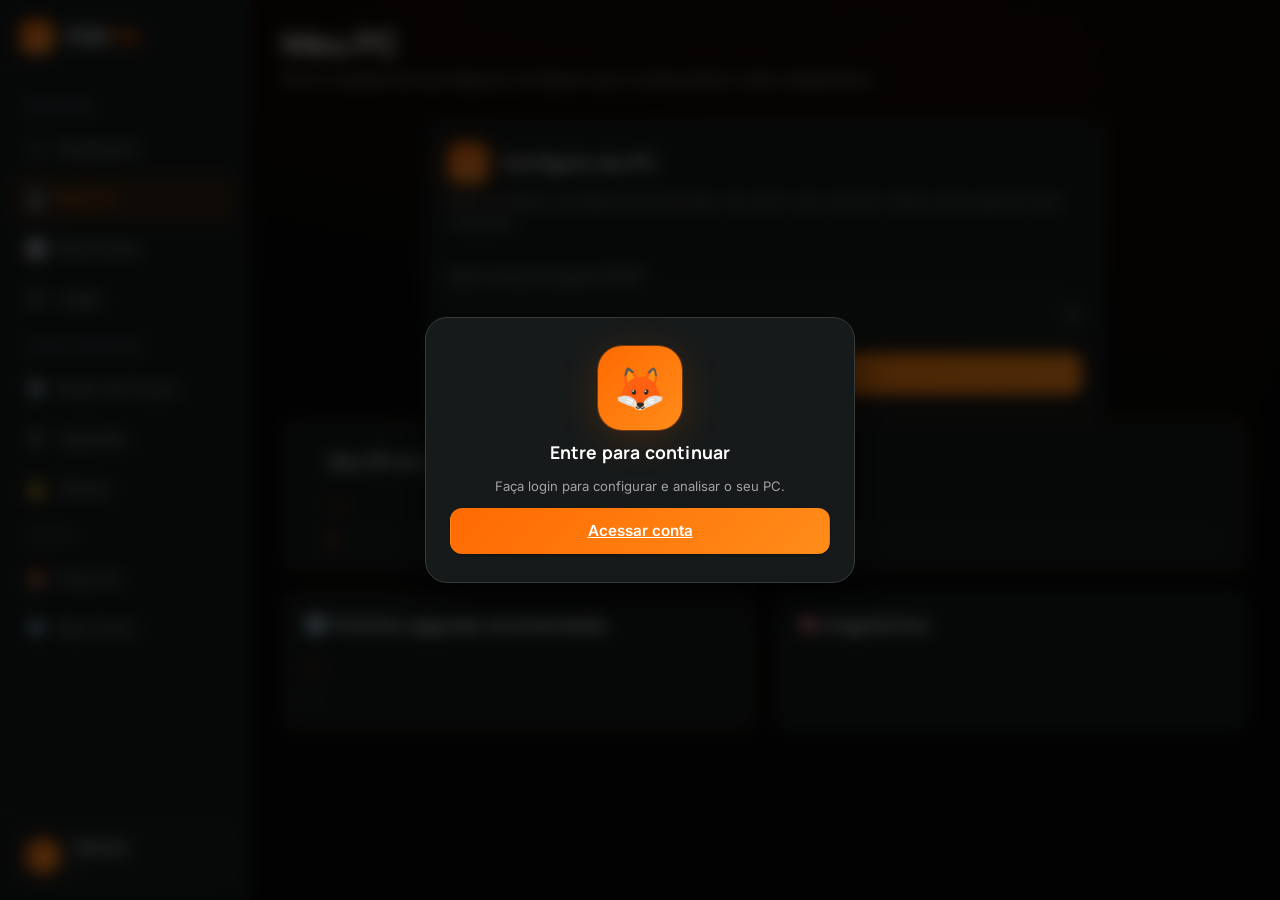
<file: meu-pc.html>
<!DOCTYPE html>
<html lang="pt-BR">
<head>
  <meta charset="UTF-8">
  <meta name="viewport" content="width=device-width, initial-scale=1.0, viewport-fit=cover">
  <meta name="theme-color" content="#080808">
  <title>Meu PC — FOXYN</title>
  <link rel="preconnect" href="https://fonts.googleapis.com">
  <link rel="preconnect" href="https://fonts.gstatic.com" crossorigin>
  <link href="https://fonts.googleapis.com/css2?family=Inter:wght@400;500;600;700&family=Manrope:wght@600;700;800&display=swap" rel="stylesheet">
  <link rel="stylesheet" href="css/foxyn.css">
  <style>
    .comp-grid { display:grid; grid-template-columns:repeat(auto-fit,minmax(240px,1fr)); gap:16px; }
    .comp-card { background:var(--fox-surface); border:1px solid var(--fox-border); border-radius:var(--fox-radius-lg); padding:18px; }
    .comp-head { display:flex; justify-content:space-between; align-items:center; margin-bottom:8px; }
    .comp-card .score-num { font-family:var(--fox-font-display); font-weight:800; font-size:var(--fox-fs-2xl); }
    .comp-card .meta { font-size:var(--fox-fs-xs); color:var(--fox-muted); margin-bottom:12px; }
    .chips { display:flex; flex-wrap:wrap; gap:8px; }
    .chip { padding:6px 12px; background:var(--fox-surface-2); border:1px solid var(--fox-border); border-radius:var(--fox-radius-pill); font-size:var(--fox-fs-xs); color:var(--fox-muted); }
    .chip.on { border-color:var(--fox-orange); color:var(--fox-orange); background:var(--fox-orange-soft); }
    .empty-hw { color:var(--fox-muted-2); font-size:var(--fox-fs-sm); font-style:italic; }
  </style>
</head>
<body data-fox-page="meu-pc" data-fox-sidebar="1">
  <main class="fox-main">
    <div class="fox-page-header">
      <h1>Meu PC</h1>
      <p>Perfil completo da sua máquina. Configure seus componentes e veja o diagnóstico.</p>
    </div>

    <!-- ===== ONBOARDING (config PC) ===== -->
    <div id="foxOnboarding" class="fox-card hidden" style="max-width:680px;margin:0 auto">
      <div style="display:flex;align-items:center;gap:14px;margin-bottom:8px">
        <div class="fox-mascot fox-mascot--sm">🦊</div>
        <h3>Configure seu PC</h3>
      </div>
      <p class="fox-muted" style="font-size:var(--fox-fs-sm);margin-bottom:18px">Para eu analisar sua máquina com precisão, me conte o que você tem. Dados salvos apenas neste navegador.</p>

      <div class="ob-dots" id="obDots"></div>

      <!-- Passo 1: CPU -->
      <div class="ob-step active" data-step="0">
        <div class="fox-field"><label>Qual o seu processador (CPU)?</label><select id="obCpu" class="fox-input" style="width:100%"></select></div>
        <button class="fox-btn fox-btn--primary fox-btn--block" onclick="FoxynPC.nextStep()">Continuar →</button>
      </div>

      <!-- Passo 2: GPU -->
      <div class="ob-step" data-step="1">
        <div class="fox-field"><label>Qual a sua placa de vídeo (GPU)?</label><select id="obGpu" class="fox-input" style="width:100%"></select></div>
        <div style="display:flex;gap:10px">
          <button class="fox-btn fox-btn--ghost" onclick="FoxynPC.prevStep()">← Voltar</button>
          <button class="fox-btn fox-btn--primary fox-btn--block" onclick="FoxynPC.nextStep()">Continuar →</button>
        </div>
      </div>

      <!-- Passo 3: RAM + Armazenamento -->
      <div class="ob-step" data-step="2">
        <div class="fox-field"><label>Quanta memória RAM?</label><select id="obRam" class="fox-input" style="width:100%"></select></div>
        <div class="fox-field"><label>Seu armazenamento principal</label><select id="obStorage" class="fox-input" style="width:100%">
          <option value="nvme">SSD NVMe</option>
          <option value="sata">SSD SATA</option>
          <option value="hdd">HDD</option>
        </select></div>
        <div style="display:flex;gap:10px">
          <button class="fox-btn fox-btn--ghost" onclick="FoxynPC.prevStep()">← Voltar</button>
          <button class="fox-btn fox-btn--primary fox-btn--block" onclick="FoxynPC.nextStep()">Continuar →</button>
        </div>
      </div>

      <!-- Passo 4: Resolução -->
      <div class="ob-step" data-step="3">
        <div class="fox-field"><label>Qual resolução você usa?</label><select id="obRes" class="fox-input" style="width:100%"></select></div>
        <div style="display:flex;gap:10px">
          <button class="fox-btn fox-btn--ghost" onclick="FoxynPC.prevStep()">← Voltar</button>
          <button class="fox-btn fox-btn--primary fox-btn--block" onclick="FoxynPC.nextStep()">Continuar →</button>
        </div>
      </div>

      <!-- Passo 5: Jogos -->
      <div class="ob-step" data-step="4">
        <div class="fox-field"><label>Quais jogos você costuma jogar? (opcional, toque para selecionar)</label></div>
        <div class="chips" id="obGames" style="margin-bottom:18px"></div>
        <div style="display:flex;gap:10px">
          <button class="fox-btn fox-btn--ghost" onclick="FoxynPC.prevStep()">← Voltar</button>
          <button class="fox-btn fox-btn--primary fox-btn--block" onclick="FoxynPC.finish()">Finalizar 🦊</button>
        </div>
      </div>
    </div>

    <!-- ===== PERFIL (após config) ===== -->
    <div id="foxProfile" class="hidden">
      <!-- PC Score destacado -->
      <div class="fox-card fox-card--accent" style="display:flex;align-items:center;gap:24px;margin-bottom:18px;flex-wrap:wrap">
        <div id="foxPcScore"></div>
        <div style="flex:1;min-width:240px">
          <div style="display:flex;align-items:center;gap:10px">
            <h3 style="margin:0">Seu PC em uma visão</h3>
            <button class="fox-btn fox-btn--ghost" style="font-size:var(--fox-fs-xs)" onclick="FoxynPC.edit()">✏️ Editar</button>
          </div>
          <p class="fox-display fox-accent" style="font-weight:800;font-size:1.4rem;margin:6px 0" id="pcTitle">—</p>
          <div class="fox-why" id="pcWhy" style="margin-top:0"></div>
        </div>
      </div>

      <!-- Upgrade recomendado -->
      <div class="fox-grid fox-grid--2" style="margin-bottom:18px">
        <div class="fox-card fox-card--accent">
          <h3 class="fox-card-header">⬆️ Próximo upgrade recomendado</h3>
          <div class="fox-card-body">
            <div class="fox-display fox-accent" id="upgName" style="font-size:1.3rem;font-weight:800">—</div>
            <p class="fox-muted" id="upgReason" style="font-size:var(--fox-fs-sm);margin-top:6px">—</p>
          </div>
        </div>
        <div class="fox-card">
          <h3 class="fox-card-header">🧠 Diagnóstico</h3>
          <div class="fox-card-body" id="foxDiag"><!-- preenchido --></div>
        </div>
      </div>

      <!-- Componentes -->
      <div class="comp-grid" id="foxComps"></div>
    </div>
  </main>

  <div id="foxLogin" class="fox-overlay-modal hidden">
    <div class="fox-modal">
      <div style="display:flex;flex-direction:column;align-items:center;gap:12px;text-align:center">
        <div class="fox-mascot fox-mascot--lg">🦊</div>
        <h3>Entre para continuar</h3>
        <p class="fox-muted" style="font-size:var(--fox-fs-sm)">Faça login para configurar e analisar o seu PC.</p>
        <a href="index.html" class="fox-btn fox-btn--primary fox-btn--block">Acessar conta</a>
      </div>
    </div>
  </div>

  <script src="js/data.js"></script>
  <script src="js/foxyn.js"></script>
  <script src="js/foxyn-core.js"></script>
  <script>
    // ---------- Modelo de pontuação (derivado apenas dos catálogos reais) ----------
    const clamp = (v, a, b) => Math.max(a, Math.min(b, v));

    function compScore(component) {
      // CPU/GPU: normaliza o índice do catálogo (dados reais do projeto)
      if (component === "cpu") return (o) => o ? clamp(Math.round((o.score / 140) * 100), 5, 100) : null;
      if (component === "gpu") return (o) => o ? clamp(Math.round((o.score / 200) * 100), 5, 100) : null;
      if (component === "ram") return (gb) => gb == null ? null : ({ 8: 55, 12: 70, 16: 90, 24: 95, 32: 97, 64: 98 }[gb] ?? 90);
      if (component === "storage") return (s) => s ? ({ nvme: 92, sata: 76, hdd: 45 }[s] ?? 60) : null;
      return () => null;
    }

    function compLabel(comp) {
      return { cpu: "CPU", gpu: "GPU", ram: "RAM", storage: "Armazenamento", temp: "Temperatura", otim: "Otimização" }[comp] || comp;
    }

    // Explicação honesta do "porquê" de cada nota
    function compWhy(comp, val, pc) {
      const obj = {
        cpu: () => {
          const c = CPUS.find((x) => x.id === pc.cpuId);
          if (!c || val == null) return "Sem dados suficientes de CPU para afirmar.";
          const best = Math.max(...CPUS.map((x) => x.score));
          return val >= 85
            ? "Seu processador está entre os mais fortes do catálogo, com ampla folga para segurar uma GPU potente sem gargalo."
            : val >= 55
            ? "Seu processador é adequado, mas pode ser o limite em jogos competitivos (alta taxa de quadros). O maior potencial de ganho pode estar na GPU."
            : "Seu processador é o componente mais limitado em títulos pesados. Um upgrade de CPU tende a destravar quadros em jogos de mundo aberto.";
        },
        gpu: () => {
          const g = GPUS.find((x) => x.id === pc.gpuId);
          if (!g || val == null) return "Sem dados suficientes de GPU para afirmar.";
          return val >= 85
            ? "Sua GPU é topo de linha no catálogo — é raro ser o gargalo em 1080p/1440p."
            : val >= 55
            ? "Sua GPU é equilibrada, mas tende a ser o primeiro limitador quando a resolução sobe. É o upgrade com maior impacto em jogos."
            : "Sua GPU está abaixo do nível recomendado para títulos modernos com gráficos pesados.";
        },
        ram: () => {
          if (pc.ram == null || val == null) return "Sem dados suficientes de RAM para afirmar.";
          return val >= 90
            ? "16 GB ou mais não limita os jogos atuais na grande maioria dos casos."
            : "Com pouca memória RAM você pode ter travamentos (stutter) mesmo com GPU/CPU bons.";
        },
        storage: () => {
          if (!pc.storage) return "Sem dados de armazenamento.";
          return pc.storage === "nvme"
            ? "SSD NVMe reduz carregamentos e evita pop-in em mundos abertos."
            : pc.storage === "sata"
            ? "SSD SATA é aceitável, mas um NVMe reduz carregamentos em jogos pesados."
            : "HDD causa carregamentos longos e pop-in. Considerar migrar para SSD.";
        },
        temp: () => "Não há dados de temperatura disponíveis neste ambiente (requer agente/telemetria local). Nenhuma análise é feita sem dados.",
        otim: () => "Não há dados de estado do sistema para avaliar otimização (drivers, undervolt, etc.). Apenas recomenda-se manter drivers atualizados."
      };
      return (obj[comp] ? obj[comp]() : "");
    }

    function overallScore(parts) {
      const vals = Object.values(parts).filter((v) => v != null);
      if (!vals.length) return null;
      return Math.round(vals.reduce((a, b) => a + b, 0) / vals.length);
    }

    // Diagnóstico por componente (somente quando há dados)
    function diagFor(comp, val) {
      if (val == null) return { ico: "⚪", title: compLabel(comp) + " — sem dados", m: "Sem dados suficientes para avaliar." };
      if (val >= 75) return { ico: "🟢", title: compLabel(comp) + " — Bom", m: "Não é o limitador do seu desempenho com base nos dados disponíveis." };
      if (val >= 50) return { ico: "🟡", title: compLabel(comp) + " — Pode limitar", m: "Em alguns cenários (resolução alta ou jogos pesados) este componente pode limitar o FPS." };
      return { ico: "🔴", title: compLabel(comp) + " — Limitador", m: "É o componente com maior impacto negativo no desempenho atual." };
    }

    // ---------- UI ----------
    window.FoxynPC = {
      pc: null,

      init() {
        if (!FOXYN.gate()) return;
        Shell.populateForm();
        const user = FOXYN.currentUser();
        const meta = FoxynCore.meta(user);
        if (meta && meta.pcProfile) {
          this.pc = meta.pcProfile;
          this.showProfile();
        } else {
          this.showOnboarding();
        }
      },

      showOnboarding() {
        document.getElementById("foxOnboarding").classList.remove("hidden");
        document.getElementById("foxProfile").classList.add("hidden");
        Shell.updateDots();
      },

      showProfile() {
        const user = FOXYN.currentUser();
        const meta = FoxynCore.meta(user);
        meta.pcProfile = this.pc;
        FoxynCore.saveMeta(user.username, meta);

        document.getElementById("foxOnboarding").classList.add("hidden");
        document.getElementById("foxProfile").classList.remove("hidden");
        this.render();
      },

      edit() {
        Shell.syncFormFromProfile(this.pc);
        this.showOnboarding();
      },

      render() {
        const pc = this.pc;
        const user = FOXYN.currentUser();

        const cpu = CPUS.find((x) => x.id === pc.cpuId);
        const gpu = GPUS.find((x) => x.id === pc.gpuId);
        const parts = {
          cpu: compScore("cpu")(cpu),
          gpu: compScore("gpu")(gpu),
          ram: compScore("ram")(pc.ram),
          storage: compScore("storage")(pc.storage),
          temp: null,
          otim: null
        };
        const overall = overallScore(parts);

        // Score principal
        document.getElementById("foxPcScore").innerHTML = FOXYN.scoreRing(overall || 0, overall != null ? "SEU PC" : "SEM DADOS");
        const gpuName = gpu ? gpu.name : "GPU não informada";
        const cpuName = cpu ? cpu.name : "CPU não informada";
        const resName = RESOLUTIONS.find((r) => r.id === pc.res)?.name || "resolução não informada";
        document.getElementById("pcTitle").textContent = cpuName + " + " + gpuName + " · " + (pc.ram || "?") + "GB";
        document.getElementById("pcWhy").textContent =
          overall != null
            ? `Nota calculada pela média dos componentes com dados suficientes (CPU, GPU, RAM e armazenamento). A resolução alvo (${resName}) influencia a demanda sobre a GPU. Sem inventar resultados: componentes sem telemetria ficam fora da média.`
            : "Sem dados suficientes para calcular um PC Score. Configure CPU, GPU, RAM e armazenamento.";

        // Upgrade recomendado (só com base em dados)
        const entries = Object.entries(parts).filter(([k, v]) => k !== "temp" && k !== "otim" && v != null);
        let upgName = "—", upgReason = "Configure ao menos CPU e GPU para obter uma recomendação.";
        if (entries.length >= 2) {
          entries.sort((a, b) => a[1] - b[1]);
          const weakest = entries[0];
          upgName = weakest[0] === "gpu" ? "GPU (Placa de vídeo)" : compLabel(weakest[0]);
          upgReason = `É atualmente o maior limitador do seu desempenho (nota ${weakest[1]}). ${compWhy(weakest[0], weakest[1], pc)} Consulte o Radar de Preços para acompanhar a melhor oportunidade.`;
        }
        document.getElementById("upgName").textContent = upgName;
        document.getElementById("upgReason").textContent = upgReason;

        // Diagnóstico
        const diag = document.getElementById("foxDiag");
        diag.innerHTML = "";
        ["cpu", "gpu", "ram", "storage", "temp", "otim"].forEach((k) => {
          const d = diagFor(k, parts[k]);
          const row = document.createElement("div");
          row.className = "diag-row";
          row.innerHTML = `<div class="diag-ico">${d.ico}</div><div class="diag-body"><div class="t">${d.title}</div><div class="m">${d.m}</div></div>`;
          diag.appendChild(row);
        });

        // Cards de componentes
        const comps = document.getElementById("foxComps");
        comps.innerHTML = "";
        const defs = [
          { k: "cpu", ico: "🧠", name: cpuName, metaLines: cpu ? cpu.group : "—", temp: FOXYN_HW.cpu.temp },
          { k: "gpu", ico: "🎮", name: gpuName, metaLines: gpu ? gpu.name + " · VRAM " + (gpu.vram || "?") + "GB" : "—", temp: FOXYN_HW.gpu.temp },
          { k: "ram", ico: "💾", name: (pc.ram || "?") + "GB RAM", metaLines: "Dual channel (estimativa)", temp: null },
          { k: "storage", ico: "⚡", name: { nvme: "SSD NVMe", sata: "SSD SATA", hdd: "HDD" }[pc.storage] || "—", metaLines: pc.storage === "nvme" ? "7000 MB/s leitura" : pc.storage === "sata" ? "550 MB/s" : "—", temp: null }
        ];
        defs.forEach((d) => {
          const val = parts[d.k];
          const card = document.createElement("div");
          card.className = "comp-card";
          card.innerHTML = `
            <div class="comp-head"><span><h3 style="margin:0">${d.ico} ${compLabel(d.k)}</h3></span>
              <span class="score-num ${val!=null ? (val>=75?"fox-accent":val>=50?"#e8a63d":"#ff5470") : ""}">${val!=null?val:"–"}</span></div>
            <div class="meta">${d.name}<br>${d.metaLines}</div>
            ${d.temp!=null?`<div style="display:flex;justify-content:space-between;font-size:var(--fox-fs-xs);margin-bottom:6px"><span class="fox-muted">Temperatura</span><strong><span class="fox-accent">${d.temp}°</span></strong></div><div class="fox-progress fox-progress--warning"><div class="fill" style="width:${d.temp}%"></div></div>`:""}
            ${val!=null?`<div class="fox-why" style="margin-top:10px">${compWhy(d.k, val, pc)}</div>`:""}`
          ;
          comps.appendChild(card);
        });
      }
    };

    // ---------- Formulário / Stepper ----------
    const Shell = {
      step: 0,
      steps: 5,
      selGames: new Set(),

      populateForm() {
        Shell.fillSelect("obCpu", CPUS, "name");
        Shell.fillSelect("obGpu", GPUS, "name");
        const ramSel = document.getElementById("obRam");
        RAM_OPTIONS.forEach((r) => {
          const o = document.createElement("option");
          o.value = r.value; o.textContent = r.label;
          ramSel.appendChild(o);
        });
        Shell.fillSelect("obRes", RESOLUTIONS, "name");
        GAMES.forEach((g) => {
          const c = document.createElement("button");
          c.type = "button";
          c.className = "chip";
          c.textContent = g.name;
          c.dataset.id = g.id;
          c.addEventListener("click", () => {
            Shell.selGames.has(g.id) ? Shell.selGames.delete(g.id) : Shell.selGames.add(g.id);
            c.classList.toggle("on", Shell.selGames.has(g.id));
          });
          document.getElementById("obGames").appendChild(c);
        });
      },

      fillSelect(id, items, labelKey) {
        const sel = document.getElementById(id);
        let group = null, og = null;
        items.forEach((it) => {
          if (it.group !== group) {
            group = it.group;
            og = document.createElement("optgroup");
            og.label = it.group;
            sel.appendChild(og);
          }
          const opt = document.createElement("option");
          opt.value = it.id;
          opt.textContent = it[labelKey];
          og.appendChild(opt);
        });
      },

      updateDots() {
        const dots = document.getElementById("obDots");
        dots.innerHTML = "";
        for (let i = 0; i < this.steps; i++) {
          const d = document.createElement("span");
          d.className = "d" + (i === FoxynPC._step ? " on" : "");
          dots.appendChild(d);
        }
        document.querySelectorAll(".ob-step").forEach((s2) =>
          s2.classList.toggle("active", +s2.dataset.step === FoxynPC._step)
        );
      },

      syncFormFromProfile(pc) {
        Shell.step = 0; FoxynPC._step = 0;
        const set = (id, val) => { const el = document.getElementById(id); if (el) el.value = val || ""; };
        set("obCpu", pc.cpuId); set("obGpu", pc.gpuId); set("obRam", pc.ram); set("obStorage", pc.storage); set("obRes", pc.res);
        Shell.selGames = new Set(pc.games || []);
        document.querySelectorAll("#obGames .chip").forEach((c) => c.classList.toggle("on", Shell.selGames.has(c.dataset.id)));
        Shell.updateDots();
      },

      collect() {
        return {
          cpuId: document.getElementById("obCpu").value,
          gpuId: document.getElementById("obGpu").value,
          ram: +document.getElementById("obRam").value || null,
          storage: document.getElementById("obStorage").value,
          res: document.getElementById("obRes").value,
          games: [...Shell.selGames]
        };
      }
    };

    FoxynPC._step = 0;
    FoxynPC.nextStep = function () {
      const maxSteps = Shell.steps - 1;
      Shell.collect(); // valida leitura parciais
      if (FoxynPC._step < maxSteps) { FoxynPC._step++; Shell.updateDots(); }
      else this.finish();
    };
    FoxynPC.prevStep = function () {
      if (FoxynPC._step > 0) { FoxynPC._step--; Shell.updateDots(); }
    };
    FoxynPC.finish = function () {
      const pc = Shell.collect();
      if (!pc.cpuId || !pc.gpuId) { FOXYN.toast("Selecione ao menos CPU e GPU.", "error"); return; }
      FoxynPC.pc = pc;
      FoxynPC.showProfile();
    };

    document.addEventListener("DOMContentLoaded", () => FoxynPC.init());
  </script>
</body>
</html>
</file>
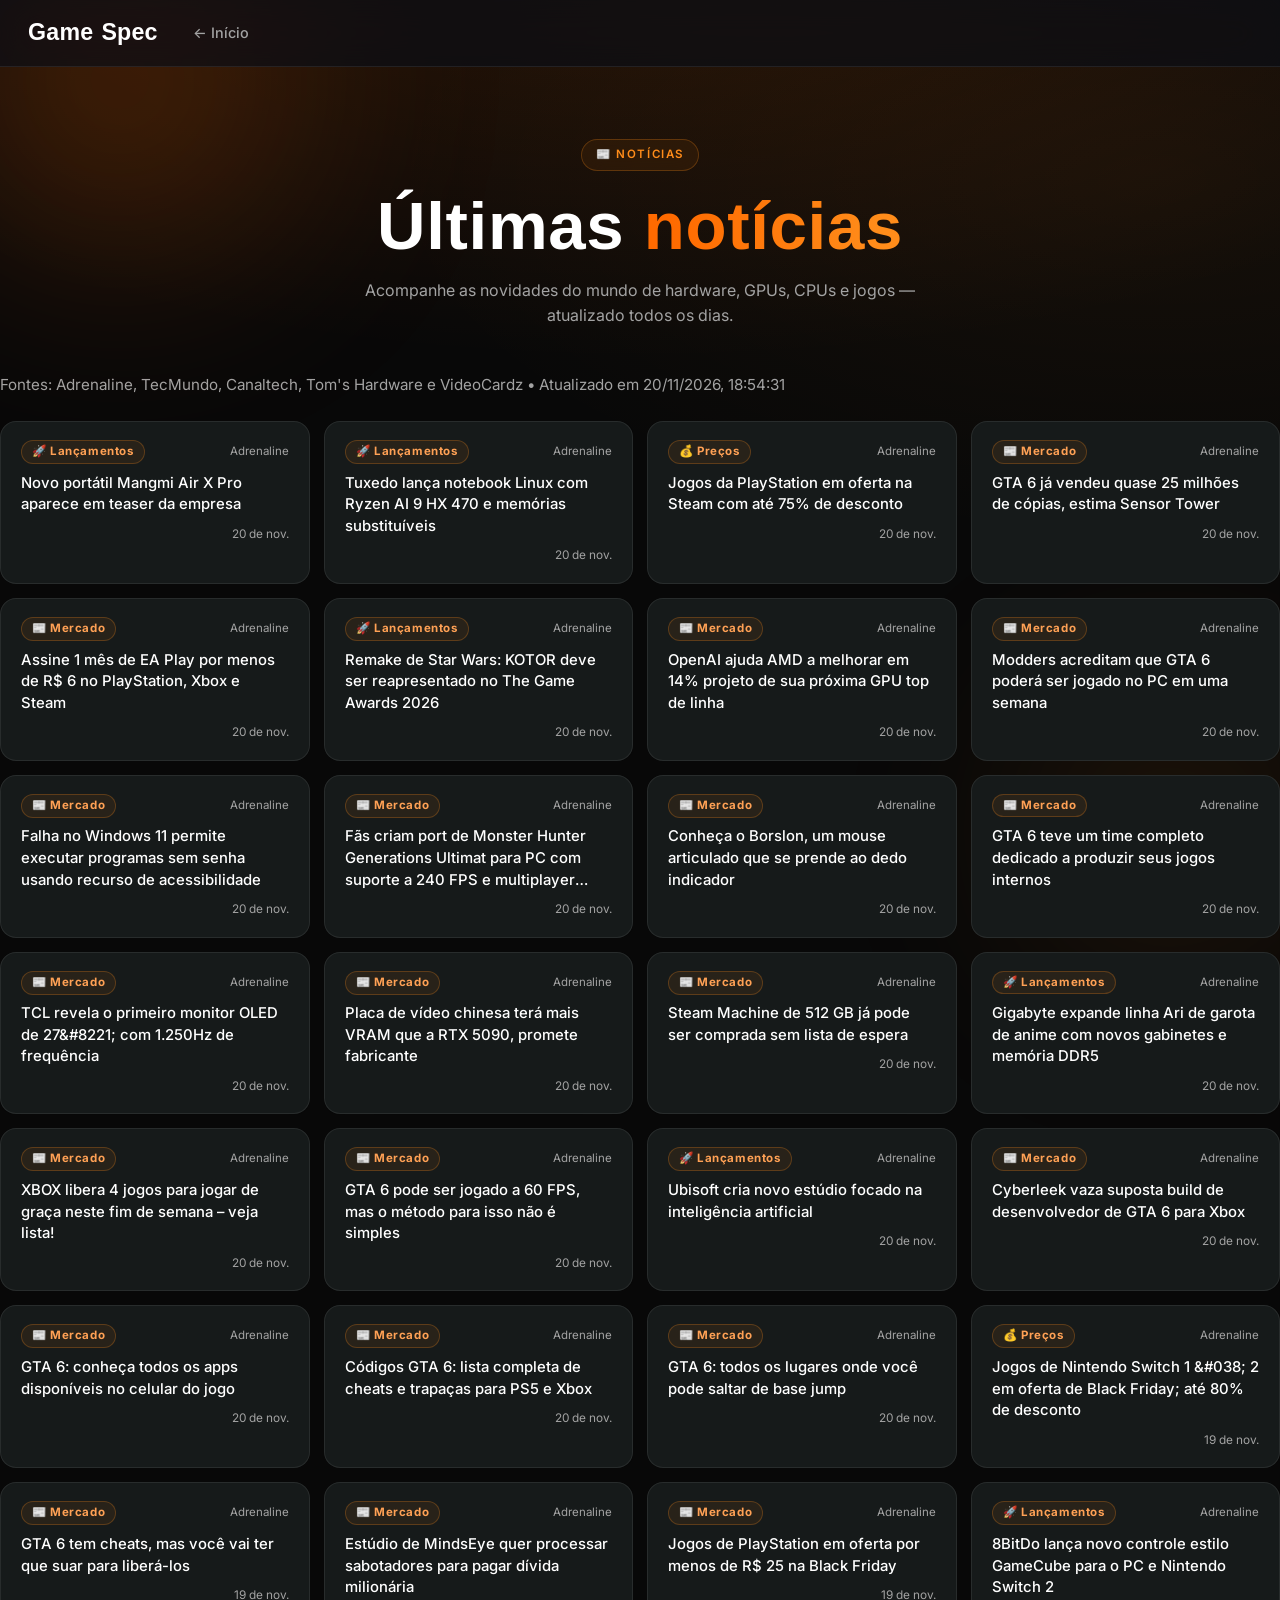
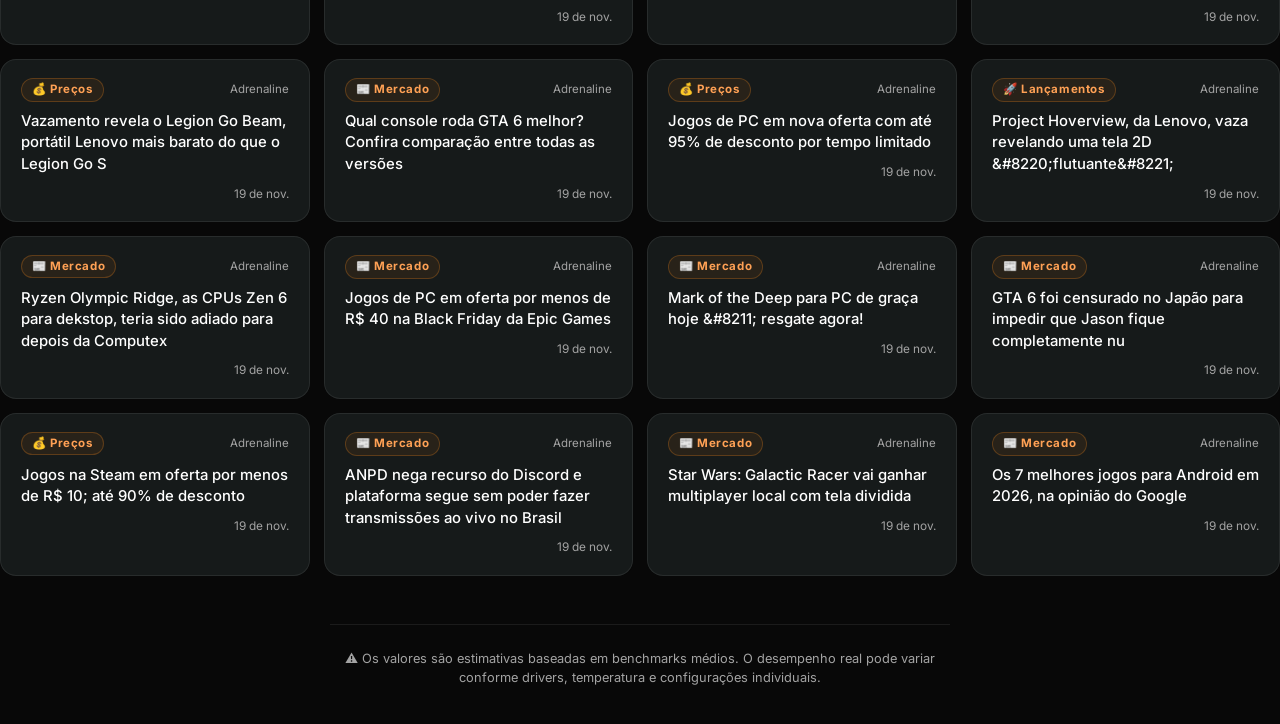
<file: noticas.html>
<!DOCTYPE html>
<html lang="pt-BR">
<head>
  <meta charset="UTF-8">
  <meta name="viewport" content="width=device-width, initial-scale=1.0, viewport-fit=cover">
  <meta name="theme-color" content="#0a0e17">
  <meta name="apple-mobile-web-app-capable" content="yes">
  <meta name="apple-mobile-web-app-status-bar-style" content="black-translucent">
  <title>GameSpec — Últimas Notícias do Mundo do Hardware</title>
  <link rel="preconnect" href="https://fonts.googleapis.com">
  <link rel="preconnect" href="https://fonts.gstatic.com" crossorigin>
  <link href="https://fonts.googleapis.com/css2?family=Inter:wght@400;500;600;700&family=Rajdhani:wght@600;700&display=swap" rel="stylesheet">
  <link rel="stylesheet" href="css/styles.css">
</head>
<body>
  <div class="glow glow-1"></div>
  <div class="glow glow-2"></div>

  <nav class="topnav">
    <a href="index.html" class="brand">Game<span>Spec</span></a>
    <div class="nav-menu" id="navMenu">
      <div class="nav-links">
        <a href="index.html">← Início</a>
      </div>
    </div>
    <button class="hamburger" id="hamburgerBtn" aria-label="Abrir menu de navegação">
      <span></span><span></span><span></span>
    </button>
  </nav>

  <header class="hero">
    <span class="chip">📰 Notícias</span>
    <h1>Últimas <span>notícias</span></h1>
    <p>Acompanhe as novidades do mundo de hardware, GPUs, CPUs e jogos — atualizado todos os dias.</p>
  </header>

  <main>
    <section class="content-section" style="margin-top: 0;">
      <p class="section-sub" id="newsStatus"></p>
      <div id="newsGrid" class="news-grid"></div>
    </section>
  </main>

  <footer>
    <p>⚠️ Os valores são estimativas baseadas em benchmarks médios. O desempenho real pode variar conforme drivers, temperatura e configurações individuais.</p>
  </footer>

  <script>
    document.getElementById("hamburgerBtn").addEventListener("click", function () {
      var menu = document.getElementById("navMenu");
      var open = menu.classList.toggle("open");
      this.classList.toggle("active", open);
      document.body.classList.toggle("menu-open", open);
    });
    document.getElementById("navMenu").querySelectorAll("a").forEach(function (a) {
      a.addEventListener("click", function () {
        document.getElementById("navMenu").classList.remove("open");
        document.getElementById("hamburgerBtn").classList.remove("active");
        document.body.classList.remove("menu-open");
      });
    });
  </script>
  <script src="js/news.js"></script>
</body>
</html>
</file>
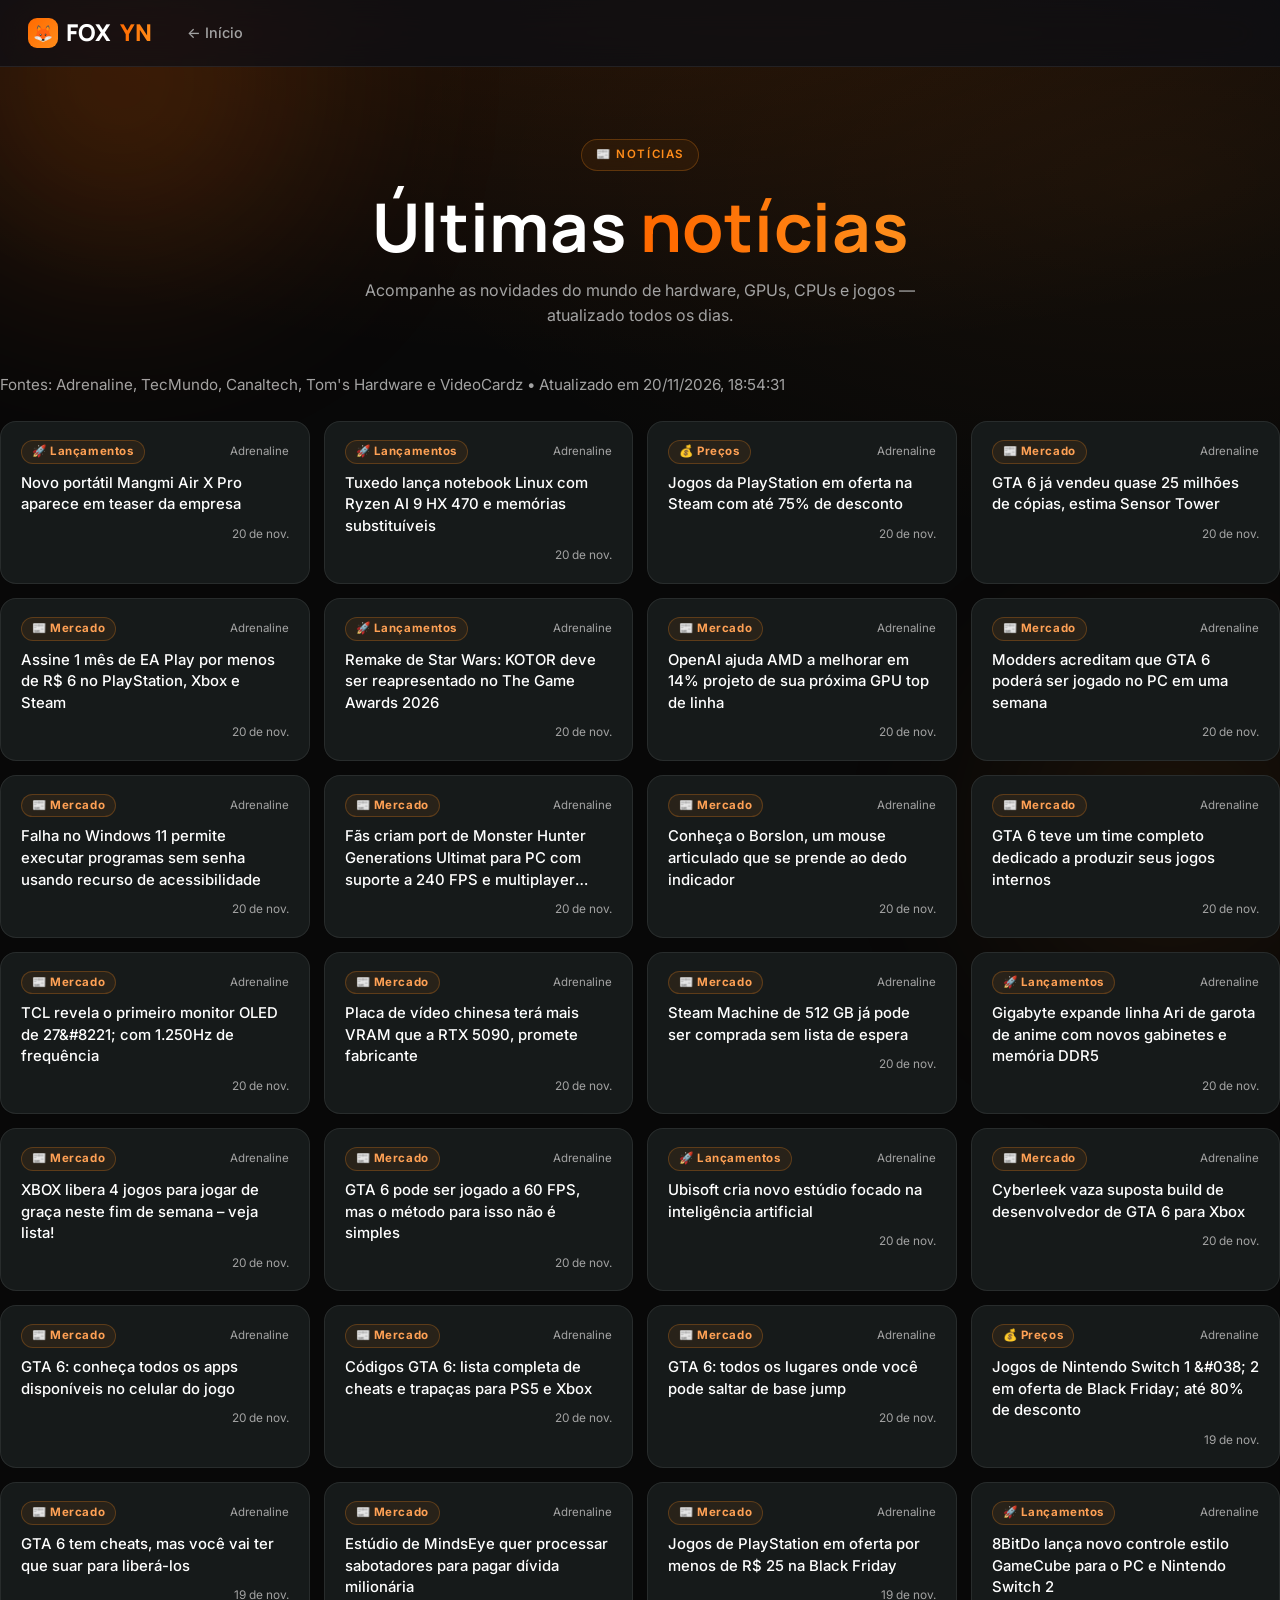
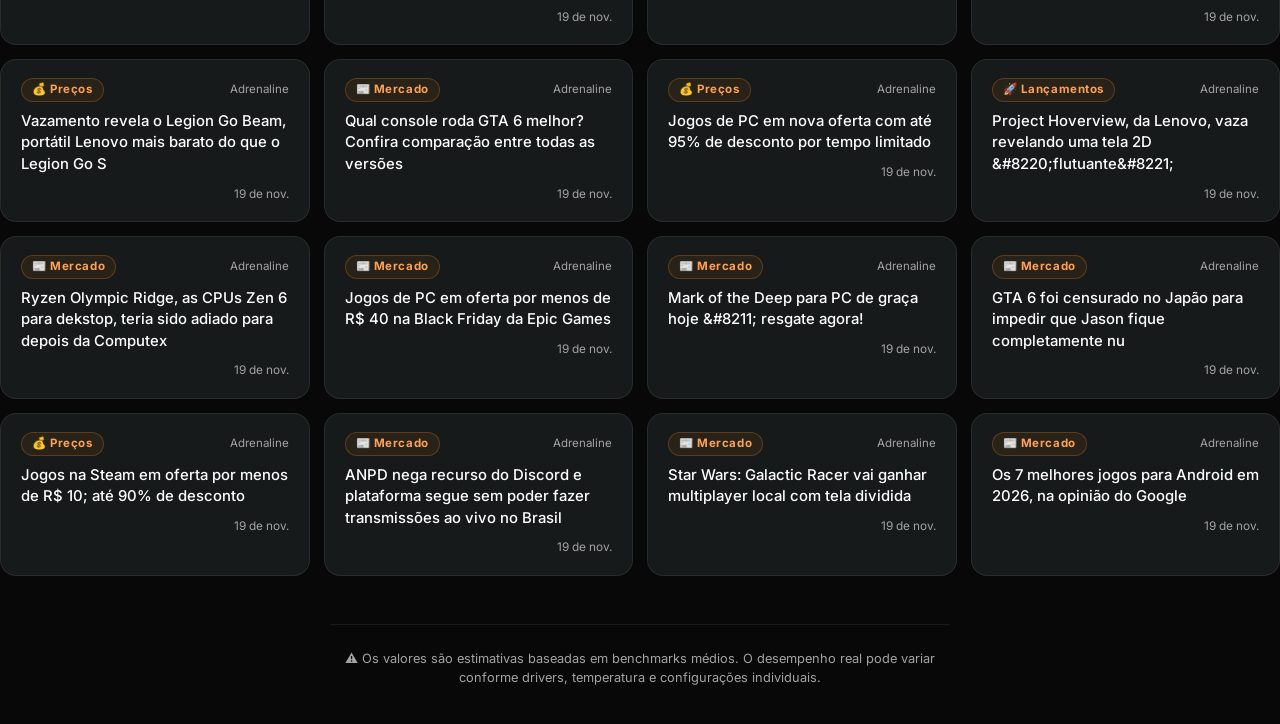
<file: noticias.html>
<!DOCTYPE html>
<html lang="pt-BR">
<head>
  <meta charset="UTF-8">
  <meta name="viewport" content="width=device-width, initial-scale=1.0, viewport-fit=cover">
  <meta name="theme-color" content="#080808">
  <meta name="apple-mobile-web-app-capable" content="yes">
  <meta name="apple-mobile-web-app-status-bar-style" content="black-translucent">
  <title>FOXYN — Últimas Notícias do Mundo do Hardware</title>
  <link rel="preconnect" href="https://fonts.googleapis.com">
  <link rel="preconnect" href="https://fonts.gstatic.com" crossorigin>
  <link href="https://fonts.googleapis.com/css2?family=Inter:wght@400;500;600;700&family=Manrope:wght@600;700;800&family=Rajdhani:wght@600;700&display=swap" rel="stylesheet">
  <link rel="stylesheet" href="css/styles.css">
</head>
<body>
  <div class="glow glow-1"></div>
  <div class="glow glow-2"></div>

  <nav class="topnav">
    <a href="index.html" class="brand"><span class="brand-mark">🦊</span>FOX<span class="sub">YN</span></a>
    <div class="nav-menu" id="navMenu">
      <div class="nav-links">
        <a href="index.html">← Início</a>
      </div>
    </div>
    <button class="hamburger" id="hamburgerBtn" aria-label="Abrir menu de navegação">
      <span></span><span></span><span></span>
    </button>
  </nav>

  <header class="hero">
    <span class="chip">📰 Notícias</span>
    <h1>Últimas <span>notícias</span></h1>
    <p>Acompanhe as novidades do mundo de hardware, GPUs, CPUs e jogos — atualizado todos os dias.</p>
  </header>

  <main>
    <section class="content-section" style="margin-top: 0;">
      <p class="section-sub" id="newsStatus"></p>
      <div id="newsGrid" class="news-grid"></div>
    </section>
  </main>

  <footer>
    <p>⚠️ Os valores são estimativas baseadas em benchmarks médios. O desempenho real pode variar conforme drivers, temperatura e configurações individuais.</p>
  </footer>

  <script>
    document.getElementById("hamburgerBtn").addEventListener("click", function () {
      var menu = document.getElementById("navMenu");
      var open = menu.classList.toggle("open");
      this.classList.toggle("active", open);
      document.body.classList.toggle("menu-open", open);
    });
    document.getElementById("navMenu").querySelectorAll("a").forEach(function (a) {
      a.addEventListener("click", function () {
        document.getElementById("navMenu").classList.remove("open");
        document.getElementById("hamburgerBtn").classList.remove("active");
        document.body.classList.remove("menu-open");
      });
    });
  </script>
  <script src="js/news.js"></script>
</body>
</html>
</file>
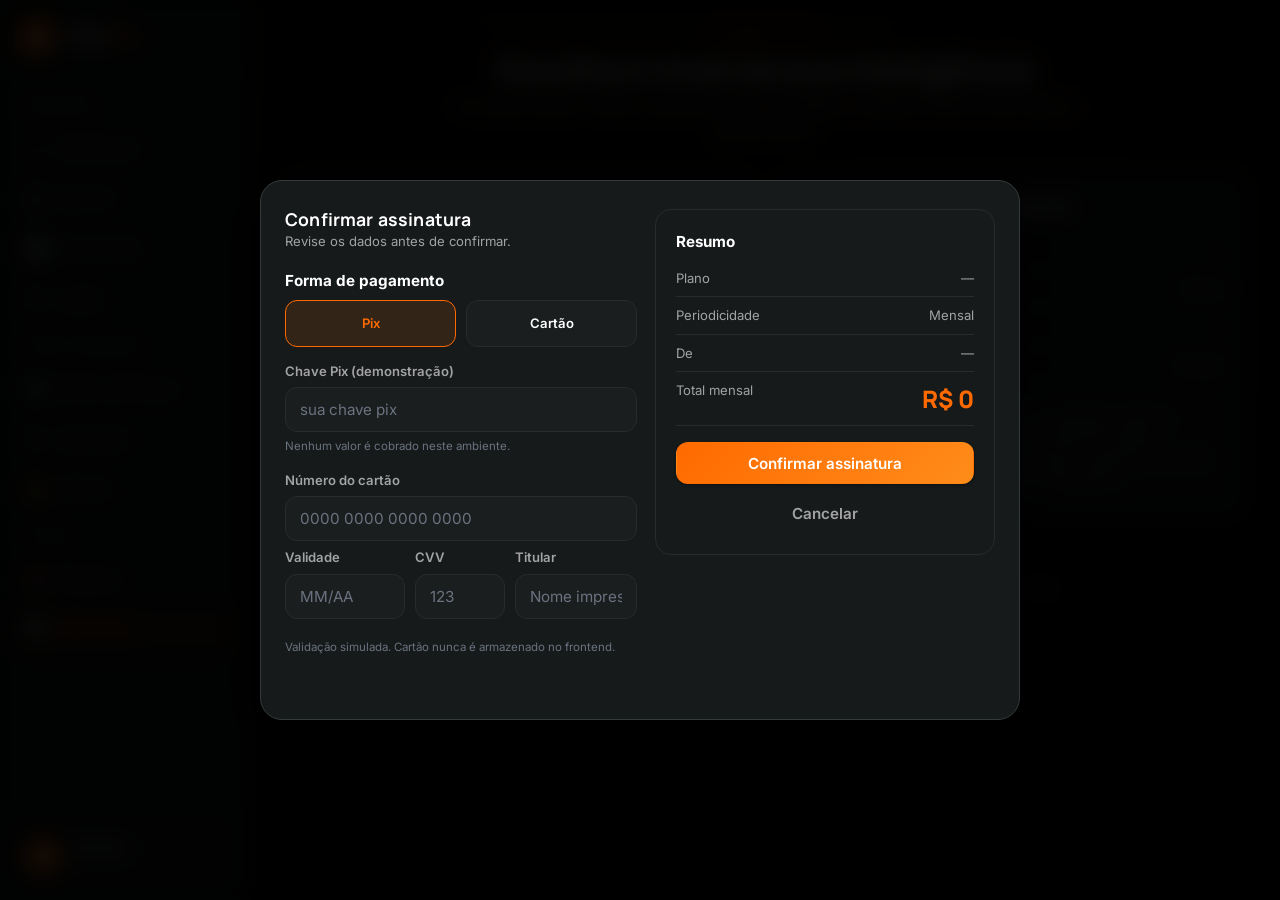
<file: planos.html>
<!DOCTYPE html>
<html lang="pt-BR">
<head>
  <meta charset="UTF-8">
  <meta name="viewport" content="width=device-width, initial-scale=1.0, viewport-fit=cover">
  <meta name="theme-color" content="#080808">
  <title>Planos & Assinatura — FOXYN</title>
  <link rel="preconnect" href="https://fonts.googleapis.com">
  <link rel="preconnect" href="https://fonts.gstatic.com" crossorigin>
  <link href="https://fonts.googleapis.com/css2?family=Inter:wght@400;500;600;700&family=Manrope:wght@600;700;800&display=swap" rel="stylesheet">
  <link rel="stylesheet" href="css/foxyn.css">
  <style>
    .plan-grid { display:grid; grid-template-columns:repeat(auto-fit,minmax(260px,1fr)); gap:18px; align-items:stretch; }
    .plan-card { display:flex; flex-direction:column; background:var(--fox-surface); border:1px solid var(--fox-border); border-radius:var(--fox-radius-xl); padding:28px 26px; position:relative; transition:transform var(--fox-t-med),border-color var(--fox-t-med),box-shadow var(--fox-t-med); }
    .plan-card.recommended { border-color:var(--fox-orange); box-shadow:var(--fox-glow); transform:scale(1.03); }
    .plan-card.recommended .plan-flag { position:absolute; top:-12px; left:50%; transform:translateX(-50%); background:linear-gradient(135deg,var(--fox-orange),var(--fox-orange-light)); color:#fff; padding:5px 14px; border-radius:var(--fox-radius-pill); font-size:var(--fox-fs-xs); font-weight:700; letter-spacing:0.06em; }
    .plan-card.current { border-color:var(--fox-success); }
    .plan-card.current::after { content:'✓ PLANO ATUAL'; position:absolute; top:-12px; right:16px; background:var(--fox-success); color:#fff; padding:5px 12px; border-radius:var(--fox-radius-pill); font-size:var(--fox-fs-xs); font-weight:700; letter-spacing:0.06em; }
    .plan-name { font-family:var(--fox-font-display); font-weight:700; font-size:var(--fox-fs-xl); }
    .plan-tagline { font-size:var(--fox-fs-sm); color:var(--fox-muted); margin-bottom:16px; }
    .plan-price { display:flex; align-items:baseline; gap:4px; margin-bottom:18px; }
    .plan-price .cur { font-size:var(--fox-fs-lg); color:var(--fox-muted); }
    .plan-price .val { font-family:var(--fox-font-display); font-weight:800; font-size:var(--fox-fs-4xl); }
    .plan-price .per { font-size:var(--fox-fs-sm); color:var(--fox-muted); }
    .plan-feats { list-style:none; margin-bottom:24px; display:flex; flex-direction:column; gap:11px; flex:1; }
    .plan-feats li { display:flex; gap:10px; font-size:var(--fox-fs-md); color:var(--fox-muted); }
    .plan-feats li strong { color:var(--fox-text); }
    .plan-feats li .no { color:var(--fox-muted-2); }
    .plan-cta { width:100%; }
    .sub-grid { display:grid; grid-template-columns:1fr 1fr; gap:18px; margin-bottom:28px; }
    @media (max-width:820px){ .sub-grid{grid-template-columns:1fr;} .fox-checkout{grid-template-columns:1fr;} }
  </style>
</head>
<body data-fox-page="planos" data-fox-sidebar="1">
  <main class="fox-main">
    <div class="fox-page-header" style="text-align:center;max-width:640px;margin:0 auto 32px">
      <div style="font-family:var(--fox-font-display);font-weight:700;color:var(--fox-orange);letter-spacing:0.1em;text-transform:uppercase;font-size:var(--fox-fs-xs);margin-bottom:8px">Planos Foxyn</div>
      <h1>Escolha o nível da sua inteligência</h1>
      <p>De experimentar o básico a decidir melhor com dados completos. Alterne entre planos quando quiser.</p>
    </div>

    <!-- Minha assinatura -->
    <div class="sub-grid">
      <div class="fox-card">
        <h3 class="fox-card-header">Minha assinatura</h3>
        <div class="fox-card-body">
          <div class="sub-plan">
            <div class="big-emoji">💎</div>
            <div style="flex:1">
              <div id="subPlanName" class="fox-display fox-accent" style="font-weight:800;font-size:1.2rem">—</div>
              <div class="fox-muted" style="font-size:var(--fox-fs-sm)">Status: <span id="subStatus">—</span></div>
              <div class="fox-muted" style="font-size:var(--fox-fs-sm)">Valor: <span id="subPrice">—</span></div>
            </div>
          </div>
          <div class="limit-bar">
            <div class="top"><span>Benchmark neste mês</span><span id="bmUsage">—</span></div>
            <div class="fox-progress"><div class="fill" id="bmBar" style="width:0%"></div></div>
          </div>
          <div style="margin-top:16px;display:flex;gap:10px;flex-wrap:wrap">
            <button class="fox-btn fox-btn--secondary" onclick="FoxynUI.subManage()">🔧 Gerenciar pagamento</button>
            <button class="fox-btn fox-btn--danger" onclick="FoxynUI.subCancel()">Cancelar assinatura</button>
          </div>
        </div>
      </div>

      <div class="fox-card">
        <h3 class="fox-card-header">Próxima cobrança & pagamento</h3>
        <div class="fox-card-body">
          <div class="sum-row"><span>Próxima cobrança</span><span id="subNext">—</span></div>
          <div class="sum-row"><span>Periodicidade</span><span id="subPeriod">Mensal</span></div>
          <div class="sum-row"><span>Forma de pagamento</span><span id="subMethod">—</span></div>
          <div class="sum-row"><span>Gateway</span><span id="subGateway">simulado</span></div>
          <div class="fox-why" style="margin-top:14px">
            Ambiente de demonstração estático: a assinatura simula o contrato de um gateway real.
            Nenhum dado de cartão é coletado nem armazenado. Em produção, a cobrança seria feita
            pelo gateway escolhido (Pix/Cartão) via backend.
          </div>
        </div>
      </div>
    </div>

    <!-- Planos -->
    <div class="plan-grid" id="planGrid"></div>

    <p style="text-align:center;color:var(--fox-muted);font-size:var(--fox-fs-sm);margin-top:28px">🦊 A raposa guia as suas decisões — os números vêm de dados da plataforma, sem invenção.</p>
  </main>

  <div id="foxLogin" class="fox-overlay-modal hidden">
    <div class="fox-modal">
      <div style="display:flex;flex-direction:column;align-items:center;gap:12px;text-align:center">
        <div class="fox-mascot fox-mascot--lg">🦊</div>
        <h3>Entre para escolher seu plano</h3>
        <a href="index.html" class="fox-btn fox-btn--primary fox-btn--block">Acessar conta</a>
      </div>
    </div>
  </div>

  <!-- Checkout modal -->
  <div id="checkoutModal" class="fox-overlay-modal hidden">
    <div class="fox-modal" style="width:760px;max-width:96vw;max-height:92vh;overflow:auto">
      <div class="fox-checkout">
        <div>
          <h3 id="checkoutTitle">Confirmar assinatura</h3>
          <p class="fox-muted" style="font-size:var(--fox-fs-sm);margin-bottom:18px" id="checkoutSub">Revise os dados antes de confirmar.</p>

          <div style="font-weight:700;margin-bottom:8px">Forma de pagamento</div>
          <div class="pay-methods">
            <label><input type="radio" name="ckMethod" value="pix" checked><span>Pix</span></label>
            <label><input type="radio" name="ckMethod" value="card"><span>Cartão</span></label>
          </div>

          <div id="ckPix" class="fox-field">
            <label>Chave Pix (demonstração)</label>
            <input id="ckPixKey" class="fox-input" placeholder="sua chave pix" style="width:100%">
            <span class="hint">Nenhum valor é cobrado neste ambiente.</span>
          </div>

          <div id="ckCard" class="fox-field" hidden>
            <label>Número do cartão</label>
            <input id="ckCardNum" class="fox-input" placeholder="0000 0000 0000 0000" style="width:100%" autocomplete="cc-number">
            <div style="display:flex;gap:10px">
              <div class="fox-field"><label>Validade</label><input id="ckCardExp" class="fox-input" placeholder="MM/AA" style="width:120px"></div>
              <div class="fox-field"><label>CVV</label><input id="ckCardCvv" class="fox-input" placeholder="123" style="width:90px"></div>
              <div class="fox-field" style="flex:1"><label>Titular</label><input id="ckCardName" class="fox-input" placeholder="Nome impresso" style="width:100%"></div>
            </div>
            <span class="hint">Validação simulada. Cartão nunca é armazenado no frontend.</span>
          </div>

          <div class="fox-form-msg" id="ckMsg"></div>
        </div>

        <div class="summary">
          <div style="font-weight:700;margin-bottom:6px">Resumo</div>
          <div class="sum-row"><span id="ckPlan">Plano</span><span id="ckPlanVal">—</span></div>
          <div class="sum-row"><span>Periodicidade</span><span>Mensal</span></div>
          <div class="sum-row"><span id="ckFrom">De</span><span id="ckFromVal">—</span></div>
          <div class="sum-row"><span>Total mensal</span><span class="total-blue" id="ckTotal">R$ 0</span></div>
          <button class="fox-btn fox-btn--primary fox-btn--block" style="margin-top:16px" id="ckConfirmBtn">Confirmar assinatura</button>
          <button class="fox-btn fox-btn--ghost fox-btn--block" style="margin-top:8px" onclick="FoxynUI.closeCheckout()">Cancelar</button>
        </div>
      </div>
    </div>
  </div>

  <script src="js/foxyn.js"></script>
  <script src="js/foxyn-core.js"></script>
  <script>
    document.addEventListener("DOMContentLoaded", () => {
      if (!FOXYN.gate()) return;
      FoxynUI.init();
    });

    window.FoxynUI = {
      init() {
        this.renderSub();
        this.renderPlans();
        this.bindCheckout();
      },

      planMeta(id) {
        const map = {
          free: { name: "FREE", tag: "EXPERIMENTE", val: "0", emoji: "🔓" },
          essential: { name: "ESSENTIAL", tag: "OTIMIZE", val: "19,90", emoji: "🚀" },
          ultimate: { name: "ULTIMATE", tag: "DECIDA MELHOR", val: "39,90", emoji: "👑" }
        };
        return map[id];
      },

      renderSub() {
        const user = FOXYN.currentUser();
        const sub = FoxynCore.ensureSubscription(user);
        const planId = FoxynCore.planIdOf(user);
        const meta = this.planMeta(planId);

        const planName = document.getElementById("subPlanName");
        planName.textContent = meta.name + " · " + meta.tag;

        document.getElementById("subStatus").textContent =
          sub.status === "active" ? "Ativo" : sub.status === "canceled" ? "Cancelado" : sub.status;
        document.getElementById("subPrice").textContent = fmtReais(sub.price);
        document.getElementById("subNext").textContent = new Date(sub.nextCharge).toLocaleDateString("pt-BR");
        document.getElementById("subMethod").textContent = sub.paymentMethod || "—";
        document.getElementById("subGateway").textContent = sub.gateway;

        // Uso do benchmark vs limite
        const verif = FoxynCore.verify("benchmark");
        const used = verif.used || 0;
        const lim = verif.limit;
        document.getElementById("bmUsage").textContent =
          lim === null ? (used + " (ilimitado)") : (used + " / " + lim + " neste mês");
        const pct = lim === null ? Math.min(100, used * 8) : Math.min(100, (used / lim) * 100);
        document.getElementById("bmBar").style.width = pct + "%";
      },

      renderPlans() {
        const grid = document.getElementById("planGrid");
        const user = FOXYN.currentUser();
        const currentPlan = FoxynCore.planIdOf(user);
        grid.innerHTML = "";

        ["free", "essential", "ultimate"].forEach((id) => {
          const meta = this.planMeta(id);
          const isCurrent = currentPlan === id;
          const isRec = id === "essential";
          const feat = FoxynCore.PLANS[id].features;
          const feats = [
            "✅ Meu PC + <strong>Diagnóstico</strong>",
            feat.benchmark ? "✅ <strong>Benchmark</strong>" + (id === "free" ? " <span class='no'>(3/mês)</span>" : "") : "❌ Benchmark",
            feat.radar_completo ? "✅ <strong>Radar de Preços</strong> completo" : "❌ Radar de Preços completo",
            feat.buy_score ? "✅ <strong>Buy Score</strong>" + (id === "essential" ? "" : " avançado") : "❌ Buy Score",
            feat.monitoramento ? `✅ <strong>Monitoramento</strong> (${FoxynCore.limit("price_monitor_limit", id) === null ? "ilimitado" : FoxynCore.limit("price_monitor_limit", id)})` : "❌ Monitoramento",
            feat.foxyn_ai ? "✅ <strong>Foxyn AI</strong> completa" : "❌ Foxyn AI",
            feat.alertas_inteligentes ? "✅ <strong>Alertas inteligentes</strong>" : "❌ Alertas inteligentes",
            feat.monte_meu_pc ? "✅ <strong>Monte Meu PC</strong>" : "❌ Monte Meu PC",
            feat.presets ? "✅ <strong>Presets de jogos</strong>" : "❌ Presets de jogos",
            feat.relatorios ? "✅ <strong>Relatórios</strong>" : "❌ Relatórios"
          ].slice(0, 8).join("</li><li>");

          const card = document.createElement("div");
          card.className = "plan-card " + (isCurrent ? "current " : "") + (isRec && !isCurrent ? "recommended" : "");
          card.innerHTML = (isRec && !isCurrent ? '<span class="plan-flag">👑 RECOMENDADO</span>' : "") +
            `<div class="plan-name">${meta.name}</div>
             <div class="plan-tagline">${meta.tag}</div>
             <div class="plan-price"><span class="cur">R$</span><span class="val">${meta.val}</span><span class="per">/mês</span></div>
             <ul class="plan-feats"><li>${feats}</li></ul>
             <button class="fox-btn ${isCurrent ? "fox-btn--ghost" : (isRec ? "fox-btn--primary" : "fox-btn--secondary")} plan-cta" data-plan="${id}" ${isCurrent ? "disabled" : ""}>
               ${isCurrent ? "✓ Plano atual" : id === "free" ? "MIGRAR PARA FREE" : "ASSINAR " + meta.name}
             </button>`;
          grid.appendChild(card);
        });

        grid.querySelectorAll(".plan-cta").forEach((btn) =>
          btn.addEventListener("click", () => this.openCheckout(btn.dataset.plan))
        );
      },

      openCheckout(target) {
        const user = FOXYN.currentUser();
        const from = FoxynCore.planIdOf(user);
        const meta = this.planMeta(target);

        document.getElementById("checkoutTitle").textContent =
          (target === "free") ? "Migrar para o plano " + meta.name
          : "Assinar o plano " + meta.name;
        document.getElementById("checkoutSub").textContent =
          (from === "free" ? "Começando do plano FREE." :
           from === target ? "Você já está neste plano." :
           "Alterando de " + this.planMeta(from).name + " → " + meta.name + ".") + " Revise antes de confirmar.";

        document.getElementById("ckPlanVal").textContent = meta.name;
        document.getElementById("ckTotal").textContent = "R$ " + meta.val;
        document.getElementById("ckFromVal").textContent = this.planMeta(from).name;
        document.getElementById("ckMsg").textContent = "";
        document.getElementById("checkoutModal").hidden = false;
        window._ckTarget = target;
        this.togglePayArea();
      },

      togglePayArea() {
        const method = document.querySelector('input[name="ckMethod"]:checked').value;
        document.getElementById("ckPix").hidden = method !== "pix";
        document.getElementById("ckCard").hidden = method !== "card";
      },

      bindCheckout() {
        document.querySelectorAll('input[name="ckMethod"]').forEach((r) =>
          r.addEventListener("change", () => this.togglePayArea())
        );
        document.getElementById("ckConfirmBtn").addEventListener("click", () => this.confirmCheckout());
      },

      confirmCheckout() {
        const user = FOXYN.currentUser();
        if (!user || window._ckTarget === undefined) return;
        const target = window._ckTarget;
        const method = document.querySelector('input[name="ckMethod"]:checked').value;

        if (method === "card") {
          const num = document.getElementById("ckCardNum").value.trim();
          const exp = document.getElementById("ckCardExp").value.trim();
          const cvv = document.getElementById("ckCardCvv").value.trim();
          const name = document.getElementById("ckCardName").value.trim();
          if (num.length < 12 || !/^\d{2}\/\d{2}$/.test(exp) || cvv.length < 3 || !name) {
            const m = document.getElementById("ckMsg");
            m.textContent = "Preencha os dados do cartão para continuar.";
            m.className = "fox-form-msg error";
            return;
          }
        }

        const btn = document.getElementById("ckConfirmBtn");
        btn.disabled = true;
        btn.textContent = "Processando...";

        setTimeout(() => {
          const res = FoxynCore.changePlan(user, target, { mode: "checkout", method });
          const m = document.getElementById("ckMsg");
          if (!res.ok) {
            m.textContent = res.msg;
            m.className = "fox-form-msg error";
            btn.disabled = false;
            btn.textContent = "Confirmar assinatura";
            return;
          }
          // Sincroniza sessão pública (legado + foxyn)
          const s = { username: user.username, plan: target, role: user.role };
          FOXYN.set("session", s);
          try { localStorage.setItem("gs_session", JSON.stringify(s)); } catch (e) {}
          FoxynCore.track(user, "assinatura_criada", { plan: target, method });

          m.textContent = "✅ Assinatura atualizada!";
          m.className = "fox-form-msg success";
          FOXYN.toast("🦊 Plano " + this.planMeta(target).name + " ativado!", "success");
          setTimeout(() => {
            document.getElementById("checkoutModal").hidden = true;
            btn.disabled = false;
            btn.textContent = "Confirmar assinatura";
            this.renderSub();
            this.renderPlans();
          }, 1200);
        }, 1200);
      },

      closeCheckout() {
        document.getElementById("checkoutModal").hidden = true;
      },

      subManage() {
        FOXYN.toast("Integração com gateway será configurada no backend.", "info");
      },
      subCancel() {
        if (!confirm("Cancelar a assinatura paga? Você voltará ao plano FREE.")) return;
        const user = FOXYN.currentUser();
        FoxynCore.cancelSubscription(user);
        const s = { username: user.username, plan: "free", role: user.role };
        FOXYN.set("session", s);
        try { localStorage.setItem("gs_session", JSON.stringify(s)); } catch (e) {}
        FOXYN.toast("Assinatura cancelada. Você está no plano FREE.", "info");
        this.renderSub();
        this.renderPlans();
      }
    };
  </script>
</body>
</html>
</file>
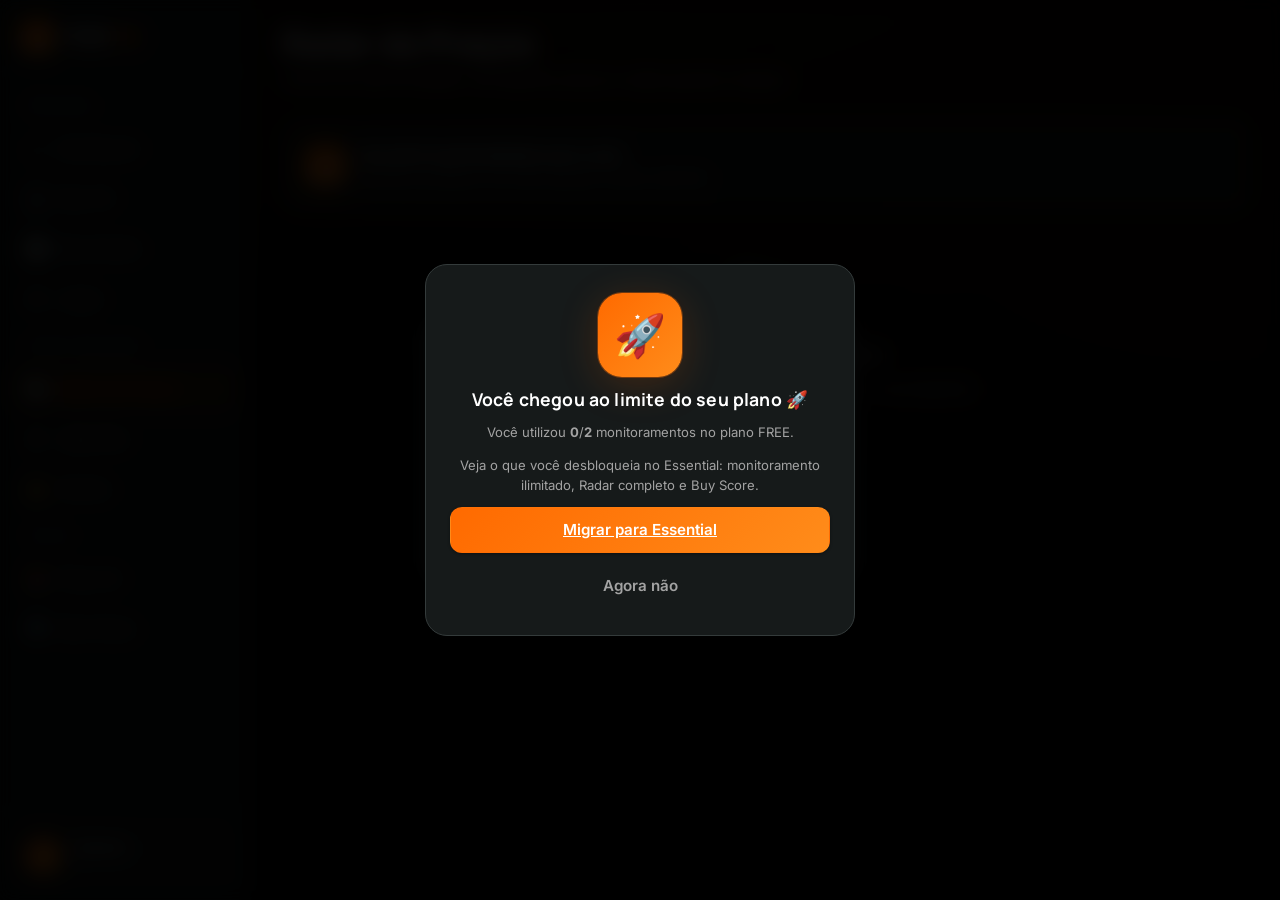
<file: radar-precos.html>
<!DOCTYPE html>
<html lang="pt-BR">
<head>
  <meta charset="UTF-8">
  <meta name="viewport" content="width=device-width, initial-scale=1.0, viewport-fit=cover">
  <meta name="theme-color" content="#080808">
  <title>Radar de Preços — FOXYN</title>
  <link rel="preconnect" href="https://fonts.googleapis.com">
  <link rel="preconnect" href="https://fonts.gstatic.com" crossorigin>
  <link href="https://fonts.googleapis.com/css2?family=Inter:wght@400;500;600;700&family=Manrope:wght@600;700;800&display=swap" rel="stylesheet">
  <link rel="stylesheet" href="css/foxyn.css">
  <style>
    .radar-grid { display:grid; grid-template-columns:repeat(auto-fit,minmax(260px,1fr)); gap:16px; }
    .product-card { background:var(--fox-surface); border:1px solid var(--fox-border); border-radius:var(--fox-radius-lg); overflow:hidden; transition:transform var(--fox-t-med),border-color var(--fox-t-med),box-shadow var(--fox-t-med); }
    .product-card:hover { transform:translateY(-3px); border-color:var(--fox-border-strong); box-shadow:var(--fox-shadow-2); }
    .product-art { height:120px; display:flex; align-items:center; justify-content:center; font-size:3rem; background:radial-gradient(ellipse at center,var(--fox-surface-3),var(--fox-surface)); }
    .product-body { padding:16px; }
    .product-name { font-family:var(--fox-font-display); font-weight:700; font-size:var(--fox-fs-md); margin-bottom:6px; }
    .product-price { font-family:var(--fox-font-display); font-weight:800; font-size:var(--fox-fs-2xl); }
    .product-price .old { font-size:var(--fox-fs-sm); color:var(--fox-muted); text-decoration:line-through; font-weight:500; }
    .product-meta { display:flex; justify-content:space-between; font-size:var(--fox-fs-xs); color:var(--fox-muted); margin:10px 0; }
    .monitor-btn { display:flex; align-items:center; justify-content:center; gap:6px; width:100%; padding:10px; background:var(--fox-surface-2); border:1px solid var(--fox-border-strong); border-radius:var(--fox-radius-md); color:var(--fox-text); font-weight:600; font-family:var(--fox-font-ui); font-size:var(--fox-fs-sm); cursor:pointer; transition:all var(--fox-t-fast); }
    .monitor-btn:hover { border-color:var(--fox-orange); color:var(--fox-orange); background:var(--fox-orange-soft); }
    .monitor-btn.is-monitored { border-color:var(--fox-success); color:var(--fox-success); background:var(--fox-success-soft); }
    .product-actions { display:flex; gap:8px; margin-top:12px; }
    .product-actions .monitor-btn { flex:1; }
    .store-chip { display:inline-flex;align-items:center;gap:5px;padding:2px 8px;font-size:var(--fox-fs-xs);background:var(--fox-surface-2);border:1px solid var(--fox-border);border-radius:var(--fox-radius-pill);color:var(--fox-muted); }
    .stock-chip { display:inline-flex;align-items:center;gap:5px;padding:2px 8px;font-size:var(--fox-fs-xs);border-radius:var(--fox-radius-pill); }
    .stock-chip.in { color:var(--fox-success);background:var(--fox-success-soft); }
    .stock-chip.out { color:var(--fox-danger);background:var(--fox-danger-soft); }
  </style>
</head>
<body data-fox-page="radar-precos" data-fox-sidebar="1">
  <main class="fox-main">
    <div class="fox-page-header">
      <h1>Radar de Preços</h1>
      <p>Central de oportunidades. Acompanhe preços e saiba quando comprar.</p>
    </div>

    <div class="fox-card fox-card--accent" style="display:flex;align-items:center;gap:16px;margin-bottom:18px">
      <div class="fox-mascot fox-mascot--sm">🦊</div>
      <div>
        <strong>Encontrei oportunidades para você.</strong>
        <div class="fox-muted" style="font-size:var(--fox-fs-sm)">Monitore produtos e eu aviso quando o preço está bom.</div>
      </div>
    </div>

    <div class="radar-grid" id="foxRadar"></div>

    <!-- Empty state quando nada monitorado -->
    <div id="foxRadarEmpty" class="fox-empty" hidden>
      <div class="fox-empty-art">📡</div>
      <h3>Seu Radar ainda está vazio</h3>
      <p>Adicione seu primeiro produto e eu começo a acompanhar o preço para você. 🦊</p>
    </div>
  </main>

  <div id="foxLogin" class="fox-overlay-modal hidden">
    <div class="fox-modal">
      <div style="display:flex;flex-direction:column;align-items:center;gap:12px;text-align:center">
        <div class="fox-mascot fox-mascot--lg">🦊</div>
        <h3>Entre para continuar</h3>
        <p class="fox-muted" style="font-size:var(--fox-fs-sm)">Faça login para monitorar preços e receber alertas.</p>
        <a href="index.html" class="fox-btn fox-btn--primary fox-btn--block">Acessar conta</a>
      </div>
    </div>
  </div>

  <!-- Limite atingido -->
  <div id="foxLimitReason" class="fox-overlay-modal hidden">
    <div class="fox-modal" style="max-width:480px">
      <div style="display:flex;flex-direction:column;align-items:center;gap:12px;text-align:center">
        <div class="fox-mascot fox-mascot--lg">🚀</div>
        <h3>Você chegou ao limite do seu plano 🚀</h3>
        <p class="fox-muted" style="font-size:var(--fox-fs-sm)" id="limitText">
          Você utilizou <strong id="limitUsed">0</strong>/<strong id="limitMax">2</strong> monitoramentos no plano FREE.
        </p>
        <p class="fox-muted" style="font-size:var(--fox-fs-sm)">Veja o que você desbloqueia no Essential: monitoramento ilimitado, Radar completo e Buy Score.</p>
        <a href="planos.html" class="fox-btn fox-btn--primary fox-btn--block">Migrar para Essential</a>
        <button class="fox-btn fox-btn--ghost fox-btn--block" onclick="document.getElementById('foxLimitReason').classList.add('hidden')">Agora não</button>
      </div>
    </div>
  </div>


  <script src="js/foxyn.js"></script>
  <script src="js/foxyn-data.js"></script>
  <script src="js/foxyn-core.js"></script>
  <script>
    document.addEventListener("DOMContentLoaded", () => {
      if (!FOXYN.gate()) return;

      const grid = document.getElementById("foxRadar");
      const empty = document.getElementById("foxRadarEmpty");
      const artByBrand = { NVIDIA: "🎮", AMD: "⚙️", Intel: "🧠", Kingston: "💾", Samsung: "⚡" };
      const user = FOXYN.currentUser();
      let monitored = FoxynCore.monitored(user);

      // Explica os fatores do Buy Score de forma honesta
      function whyScore(p, score) {
        const discount = ((p.prev - p.price) / p.prev) * 100;
        const lines = [];
        if (p.trend < 0) lines.push(`Preço em queda recente (${Math.abs(p.trend).toFixed(1)}% na tendência).`);
        else lines.push(`Preço em alta recente (${p.trend.toFixed(1)}% na tendência).`);
        lines.push((p.prev > p.price) ? `Desconto de ${discount.toFixed(0)}% frente ao preço anterior divulgado.` : "Sem desconto frente ao preço anterior divulgado.");
        lines.push(p.stock ? "Disponível em estoque (fator positivo)." : "Sem estoque disponível (fator negativo).");
        return lines;
      }

      // Análise "Comprar ou esperar?" (sem prometer futuro)
      function buyWait(p, score) {
        if (score >= 75) return { tag: "COMPRE", color: "var(--fox-success)", text: `O preço atual está ${Math.abs(p.trend).toFixed(1)}% abaixo do período recente. Comprar agora é razoável — mas nenhum preço futuro é garantido.` };
        if (score >= 60) return { tag: "BOA OPORTUNIDADE", color: "var(--fox-orange)", text: "Bom momento, com desconto moderado frente ao histórico recente. Avalie a sua necessidade." };
        if (score >= 40) return { tag: "AGUARDE", color: "var(--fox-muted)", text: "O preço está próximo dos valores recentes. Não há urgência — aguardar pode ser interessante, sem garantia de queda." };
        return { tag: "PREÇO ALTO", color: "var(--fox-danger)", text: "O preço está acima do histórico recente. Melhor aguardar uma oferta melhor." };
      }

      function showLimitModal() {
        const reason = document.getElementById("foxLimitReason");
        if (!reason) return;
        const v = FoxynCore.verify("price_monitor_limit");
        const usedEl = document.getElementById("limitUsed");
        const maxEl = document.getElementById("limitMax");
        if (usedEl) usedEl.textContent = v.used || 0;
        if (maxEl) maxEl.textContent = v.limit ?? "—";
        reason.classList.remove("hidden");
      }

      function render() {
        grid.innerHTML = "";
        grid.hidden = false;
        empty.hidden = true;
        FOXYN_PRODUCTS.forEach((p) => {
          const score = foxynBuyScore(p);
          const [cls, verdict] = FOXYN.scoreColor(score);
          const isMon = monitored.some((m) => m.productId === p.id);
          const bw = buyWait(p, score);
          const why = whyScore(p, score);
          const card = document.createElement("div");
          card.className = "product-card";
          card.innerHTML = `
            <div class="product-art">${artByBrand[p.brand] || "📦"}</div>
            <div class="product-body">
              <div class="product-name">${p.name}</div>
              <div class="product-price">${fmtReais(p.price)}
                <span class="old">${fmtReais(p.prev)}</span>
              </div>
              <div class="product-meta">
                <span class="store-chip">🏬 ${p.store}</span>
                <span class="stock-chip ${p.stock ? "in" : "out"}">${p.stock ? "● Disponível" : "○ Sem estoque"}</span>
              </div>
              <div style="display:flex;align-items:center;gap:12px;margin-bottom:12px">
                <div class="fox-score ${cls}">
                  <div class="fox-score-ring" style="width:60px;height:60px">
                    <svg width="60" height="60">
                      <circle class="track" cx="30" cy="30" r="25" stroke-width="6" fill="none"/>
                      <circle class="fill" cx="30" cy="30" r="25" stroke-width="6" fill="none" stroke-dasharray="${2*Math.PI*25}" stroke-dashoffset="${2*Math.PI*25*(1-score/100)}"/>
                    </svg>
                    <span class="num" style="font-size:1.1rem">${score}</span>
                  </div>
                  <span class="fox-score-verdict">${verdict}</span>
                </div>
                <div style="flex:1;font-size:var(--fox-fs-xs);color:var(--fox-muted)">
                  <div>Tendência</div>
                  <div class="fox-display" style="font-size:1.1rem;color:${p.trend<=0?"var(--fox-success)":"var(--fox-danger)"}">
                    ${p.trend<=0?"▼":"▲"} ${Math.abs(p.trend).toFixed(1)}%
                  </div>
                </div>
              </div>
              <div class="fox-why" style="margin-bottom:10px">
                <strong>${bw.tag}</strong> — ${bw.text}
              </div>
              <button class="fox-btn fox-btn--ghost fox-btn--block" style="margin-bottom:8px" data-why="${p.id}">🧠 Por que essa nota?</button>
              <div class="fox-why" id="why-${p.id}" hidden>
                ${why.map((l) => "• " + l).join("<br>")}
              </div>
              <button class="monitor-btn ${isMon ? "is-monitored" : ""}" data-id="${p.id}">
                ${isMon ? "✓ Monitorando" : "🔔 MONITORAR"}
              </button>
            </div>`;
          grid.appendChild(card);
        });

        // Por que essa nota
        grid.querySelectorAll("[data-why]").forEach((btn) =>
          btn.addEventListener("click", () => {
            const box = document.getElementById("why-" + btn.dataset.why);
            box.hidden = !box.hidden;
          })
        );

        // Monitorar / desmonitorar
        grid.querySelectorAll(".monitor-btn").forEach((btn) =>
          btn.addEventListener("click", () => {
            const id = btn.dataset.id;
            const idx = monitored.findIndex((m) => m.productId === id);
            if (idx >= 0) {
              monitored.splice(idx, 1);
              FoxynCore.removeMonitor(user, id);
              FOXYN.toast("Produto removido do radar");
            } else {
              const res = FoxynCore.addMonitor(user, id, null);
              if (!res.ok) {
                if (res.reason === "auth") { FOXYN.gate(); return; }
                if (res.reason === "limit") {
                  showLimitModal();
                  trackLimit();
                  return;
                }
                if (res.msg) { FOXYN.toast(res.msg, "error"); return; }
              }
              monitored = FoxynCore.monitored(user);
              FOXYN.toast("🦊 Comecei a monitorar este preço. Vou te avisar quando cair.", "success");
            }
            render();
          })
        );
      }

      function trackLimit() {
        try { FoxynCore.track(user, "limite_atingido", { feature: "price_monitor_limit" }); } catch (e) {}
      }

      render();
    });
  </script>
</body>
</html>
</file>
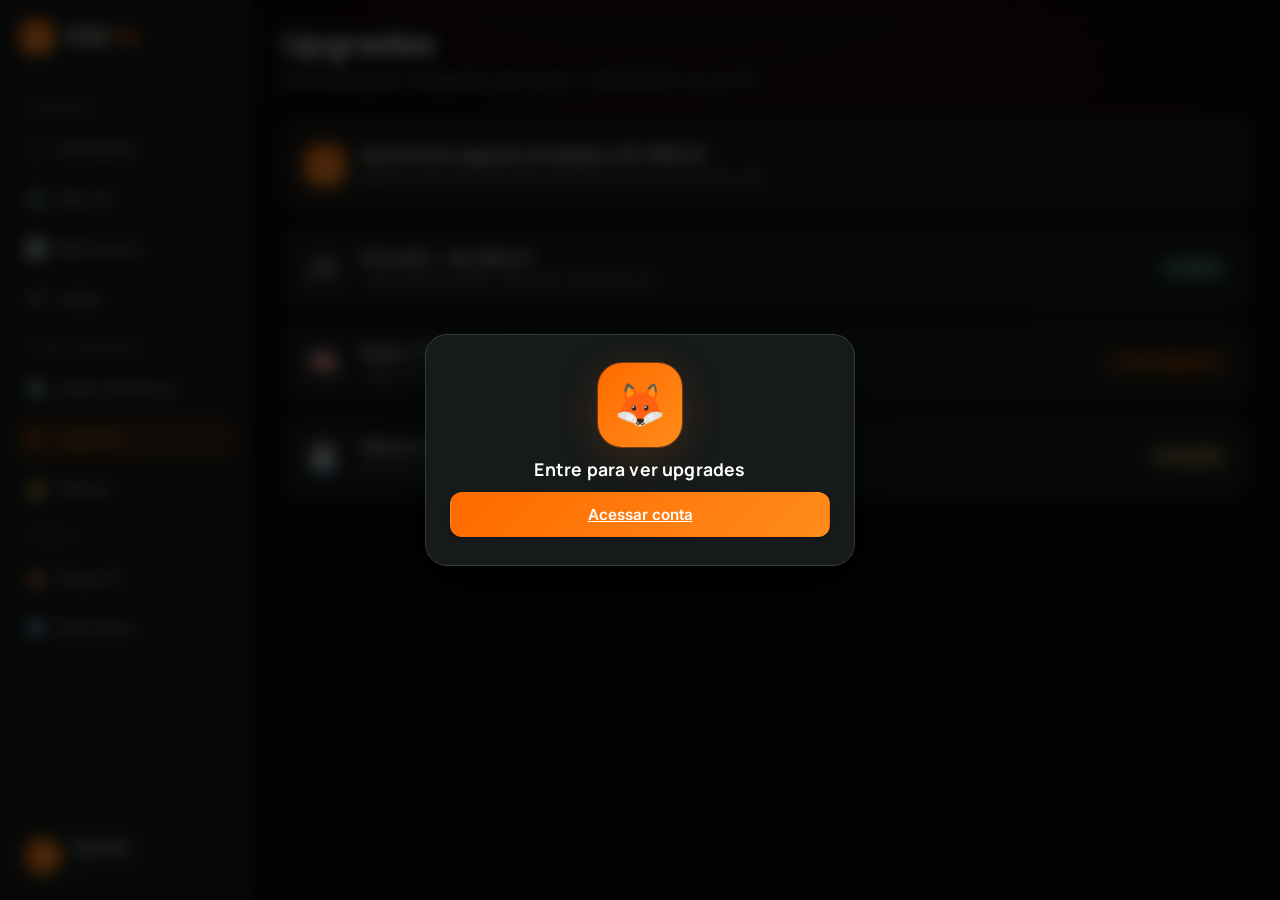
<file: upgrades.html>
<!DOCTYPE html>
<html lang="pt-BR">
<head>
  <meta charset="UTF-8">
  <meta name="viewport" content="width=device-width, initial-scale=1.0, viewport-fit=cover">
  <meta name="theme-color" content="#080808">
  <title>Upgrades — FOXYN</title>
  <link rel="preconnect" href="https://fonts.googleapis.com">
  <link rel="preconnect" href="https://fonts.gstatic.com" crossorigin>
  <link href="https://fonts.googleapis.com/css2?family=Inter:wght@400;500;600;700&family=Manrope:wght@600;700;800&display=swap" rel="stylesheet">
  <link rel="stylesheet" href="css/foxyn.css">
  <style>
    .upgrade-row { display:flex; align-items:center; gap:14px; padding:16px; background:var(--fox-surface); border:1px solid var(--fox-border); border-radius:var(--fox-radius-lg); margin-bottom:12px; }
    .upgrade-icon { width:48px;height:48px;border-radius:var(--fox-radius-md);background:var(--fox-surface-3);display:flex;align-items:center;justify-content:center;font-size:1.5rem;flex-shrink:0; }
    .upgrade-info { flex:1; }
    .upgrade-info .name { font-family:var(--fox-font-display);font-weight:700; }
    .upgrade-info .desc { font-size:var(--fox-fs-sm);color:var(--fox-muted); }
  </style>
</head>
<body data-fox-page="upgrades" data-fox-sidebar="1">
  <main class="fox-main">
    <div class="fox-page-header">
      <h1>Upgrades</h1>
      <p>Recomendações inteligentes para elevar o desempenho do seu PC.</p>
    </div>

    <div class="fox-card fox-card--accent" style="display:flex;align-items:center;gap:16px;margin-bottom:18px">
      <div class="fox-mascot fox-mascot--sm">🦊</div>
      <div>
        <strong>Seu próximo upgrade estratégico: RX 7800 XT</strong>
        <div class="fox-muted" style="font-size:var(--fox-fs-sm)">Melhor custo-benefício para subir seu PC Score de 76 para ~88.</div>
      </div>
    </div>

    <div class="upgrade-row">
      <div class="upgrade-icon">🎮</div>
      <div class="upgrade-info">
        <div class="name">RTX 4070 → RX 7800 XT</div>
        <div class="desc">+32% FPS em 1440p · R$ 2.899 · Buy Score 76</div>
      </div>
      <span class="fox-badge fox-badge--buy">COMPRE</span>
    </div>
    <div class="upgrade-row">
      <div class="upgrade-icon">🧠</div>
      <div class="upgrade-info">
        <div class="name">Ryzen 7 5700X → Ryzen 7 5800X3D</div>
        <div class="desc">+18% em jogos com cache 3D · Melhor para FPS</div>
      </div>
      <span class="fox-badge fox-badge--perf">⚡ PERFORMANCE</span>
    </div>
    <div class="upgrade-row">
      <div class="upgrade-icon">💾</div>
      <div class="upgrade-info">
        <div class="name">Adicionar 16GB RAM (para 48GB)</div>
        <div class="desc">Se você abre muitos jogos + navegador simultaneamente</div>
      </div>
      <span class="fox-badge fox-badge--wait">AGUARDE</span>
    </div>
  </main>

  <div id="foxLogin" class="fox-overlay-modal hidden">
    <div class="fox-modal">
      <div style="display:flex;flex-direction:column;align-items:center;gap:12px;text-align:center">
        <div class="fox-mascot fox-mascot--lg">🦊</div>
        <h3>Entre para ver upgrades</h3>
        <a href="index.html" class="fox-btn fox-btn--primary fox-btn--block">Acessar conta</a>
      </div>
    </div>
  </div>

  <script src="js/foxyn.js"></script>
  <script src="js/foxyn-core.js"></script>
  <script>document.addEventListener("DOMContentLoaded", () => { FOXYN.gate(); });</script>
</body>
</html>
</file>
<file: css/styles.css>
/* ============================================================
   FOXYN — Fluent Design × identidade gamer dark (tema aplicado)
   Fontes: Inter (UI) + Manrope (display/números)
   Paleta Foxyn: Deep Black + Fox Orange
   ============================================================ */

* {
  margin: 0;
  padding: 0;
  box-sizing: border-box;
}

:root {
  --bg: #080808;
  --surface: rgba(255, 255, 255, 0.045);
  --surface-strong: #161a1a;
  --surface-2: #1a1e1e;
  --stroke: rgba(255, 255, 255, 0.08);
  --stroke-strong: #343b3b;
  --text: #ffffff;
  --muted: #a3a3a3;
  --accent: #ff6a00;
  --accent2: #ff8c1a;
  --green: #3ddc84;
  --yellow: #ffc857;
  --orange: #ff8c1a;
  --red: #ff5470;

  --radius-lg: 16px;
  --radius-md: 12px;
  --radius-pill: 999px;

  /* Sombras em camadas, estilo Fluent/Foxyn */
  --shadow-1: 0 1px 3px rgba(0, 0, 0, 0.4);
  --shadow-2: 0 6px 24px rgba(0, 0, 0, 0.5);
  --shadow-glow:
    0 0 0 1px rgba(255, 106, 0, 0.35),
    0 8px 40px rgba(255, 106, 0, 0.18);

  --font-ui: "Inter", "Segoe UI Variable Text", "Segoe UI", system-ui, sans-serif;
  --font-display: "Manrope", "Segeo UI Variable Display", "Segoe UI", sans-serif;

  --ease-out: cubic-bezier(0.16, 1, 0.3, 1);
}

html {
  scroll-behavior: smooth;
  scroll-padding-top: 68px;
}

body {
  font-family: var(--font-ui);
  font-size: 15px;
  line-height: 1.55;
  color: var(--text);
  background-color: var(--bg);
  background-image:
    radial-gradient(ellipse 80% 50% at 50% -10%, rgba(255, 106, 0, 0.14), transparent),
    radial-gradient(ellipse 60% 40% at 90% 20%, rgba(255, 140, 26, 0.06), transparent);
  background-attachment: fixed;
  min-height: 100vh;
  overflow-x: hidden;
  -webkit-font-smoothing: antialiased;
}

/* Orbes de luz decorativos ao fundo */
.glow {
  position: fixed;
  border-radius: 50%;
  filter: blur(110px);
  opacity: 0.35;
  pointer-events: none;
  z-index: 0;
}

.glow-1 {
  width: 480px;
  height: 480px;
  top: -160px;
  left: -120px;
  background: radial-gradient(circle, #ff6a00 0%, transparent 70%);
}

.glow-2 {
  width: 420px;
  height: 420px;
  bottom: -140px;
  right: -100px;
  background: radial-gradient(circle, #ff8c1a 0%, transparent 70%);
  opacity: 0.18;
}

::selection {
  background: rgba(255, 106, 0, 0.45);
}

/* Mascote Foxyn (avatar raposa) */
.fox-mascot {
  width: 56px;
  height: 56px;
  border-radius: 16px;
  display: flex;
  align-items: center;
  justify-content: center;
  font-size: 1.7rem;
  background: linear-gradient(135deg, var(--accent), var(--accent2));
  box-shadow: var(--shadow-glow);
  flex-shrink: 0;
}
.fox-mascot--lg {
  width: 84px;
  height: 84px;
  font-size: 2.6rem;
  border-radius: 24px;
}

/* Scrollbar fina e discreta */
::-webkit-scrollbar { width: 10px; }
::-webkit-scrollbar-track { background: transparent; }
::-webkit-scrollbar-thumb {
  background: rgba(255, 255, 255, 0.12);
  border-radius: var(--radius-pill);
  border: 2px solid var(--bg);
}
::-webkit-scrollbar-thumb:hover { background: rgba(255, 255, 255, 0.22); }

/* ---------- Hero ---------- */

.hero {
  position: relative;
  z-index: 1;
  text-align: center;
  padding: 72px 24px 40px;
}

.chip {
  display: inline-flex;
  align-items: center;
  gap: 6px;
  padding: 6px 14px;
  font-size: 0.72rem;
  font-weight: 600;
  letter-spacing: 0.14em;
  text-transform: uppercase;
  color: var(--accent2);
  background: rgba(255, 140, 26, 0.07);
  border: 1px solid rgba(255, 140, 26, 0.25);
  border-radius: var(--radius-pill);
  margin-bottom: 20px;
  backdrop-filter: blur(12px);
}

.hero h1 {
  font-family: var(--font-display);
  font-weight: 700;
  font-size: clamp(2.8rem, 7vw, 4.2rem);
  letter-spacing: 0.01em;
  line-height: 1.05;
}

.hero h1 span {
  background: linear-gradient(92deg, var(--accent) 10%, var(--accent2) 90%);
  -webkit-background-clip: text;
  background-clip: text;
  color: transparent;
}

.hero p {
  color: var(--muted);
  max-width: 600px;
  margin: 16px auto 0;
  font-size: 1rem;
}

/* ---------- Layout ---------- */

.main-layout {
  position: relative;
  z-index: 1;
  max-width: 1200px;
  margin: 0 auto;
  padding: 16px 20px 32px;
  display: flex;
  gap: 24px;
  align-items: flex-start;
}

.main-content {
  flex: 1;
  min-width: 0;
}

/* ---------- Sidebar (anúncios) ---------- */

.sidebar {
  width: 300px;
  flex-shrink: 0;
  position: sticky;
  top: 72px;
  display: flex;
  flex-direction: column;
  gap: 8px;
}

.sidebar[hidden] { display: none; }

.ad-label {
  display: block;
  text-align: center;
  font-size: 0.68rem;
  font-weight: 600;
  letter-spacing: 0.12em;
  text-transform: uppercase;
  color: var(--muted);
  opacity: 0.6;
  padding-bottom: 4px;
}

#propeller-ad {
  background: var(--surface-strong);
  border: 1px solid var(--stroke);
  border-radius: var(--radius-lg);
  min-height: 250px;
  display: flex;
  align-items: center;
  justify-content: center;
  overflow: hidden;
}

/* ---------- Cartões acrylic ---------- */

.form-card,
.preset-card,
.verdict {
  background: var(--surface-strong);
  border: 1px solid var(--stroke);
  border-radius: var(--radius-lg);
  backdrop-filter: blur(24px) saturate(140%);
  box-shadow: var(--shadow-1), inset 0 1px 0 rgba(255, 255, 255, 0.05);
}

.form-card {
  padding: 32px;
}

.form-card h2,
.summary h2 {
  font-family: var(--font-display);
  font-size: 1.05rem;
  font-weight: 700;
  letter-spacing: 0.16em;
  text-transform: uppercase;
}

.form-card > h2 {
  display: flex;
  align-items: center;
  gap: 10px;
  margin-bottom: 26px;
  color: var(--accent2);
}

.form-card > h2::after {
  content: "";
  flex: 1;
  height: 1px;
  background: linear-gradient(90deg, var(--stroke-strong), transparent);
}

.form-grid {
  display: grid;
  grid-template-columns: repeat(auto-fit, minmax(240px, 1fr));
  gap: 18px;
}

label {
  display: flex;
  flex-direction: column;
  gap: 7px;
  font-size: 0.78rem;
  font-weight: 600;
  letter-spacing: 0.04em;
  text-transform: uppercase;
  color: var(--muted);
}

select {
  appearance: none;
  background:
    url("data:image/svg+xml;charset=UTF-8,%3Csvg xmlns='http://www.w3.org/2000/svg' width='12' height='8' viewBox='0 0 12 8'%3E%3Cpath d='M1 1l5 5 5-5' stroke='%239aa4b8' stroke-width='2' fill='none' stroke-linecap='round'/%3E%3C/svg%3E")
    no-repeat right 14px center,
    rgba(10, 14, 23, 0.75);
  color: var(--text);
  border: 1px solid var(--stroke-strong);
  border-radius: var(--radius-md);
  padding: 12px 38px 12px 14px;
  min-height: 44px;
  font-family: var(--font-ui);
  font-size: 0.95rem;
  cursor: pointer;
  transition: border-color 0.2s var(--ease-out), box-shadow 0.2s var(--ease-out);
  touch-action: manipulation;
}

select:hover { border-color: rgba(255, 106, 0, 0.55); }

select:focus-visible {
  outline: none;
  border-color: var(--accent);
  box-shadow: 0 0 0 3px rgba(255, 106, 0, 0.25);
}

optgroup {
  color: var(--muted);
  font-style: normal;
  font-weight: 600;
}

option {
  background: #121826;
  color: var(--text);
}

/* ---------- Botão primário Fluent ---------- */

#analyzeBtn {
  margin-top: 26px;
  width: 100%;
  padding: 15px;
  min-height: 50px;
  font-family: var(--font-ui);
  font-size: 1rem;
  font-weight: 600;
  letter-spacing: 0.02em;
  color: #fff;
  background: linear-gradient(92deg, var(--accent), var(--accent2));
  border: none;
  border-radius: var(--radius-md);
  cursor: pointer;
  box-shadow: var(--shadow-1);
  transition: transform 0.15s var(--ease-out), box-shadow 0.25s var(--ease-out), filter 0.2s;
  touch-action: manipulation;
}

#analyzeBtn:hover {
  transform: translateY(-1px);
  filter: brightness(1.08);
  box-shadow: 0 6px 24px rgba(255, 106, 0, 0.4);
}

#analyzeBtn:active {
  transform: translateY(0);
  filter: brightness(0.95);
}

#analyzeBtn:focus-visible {
  outline: none;
  box-shadow: 0 0 0 3px rgba(255, 106, 0, 0.35);
}

/* ---------- Resultados ---------- */

.summary {
  text-align: center;
  margin: 44px 0 22px;
}

.summary h2 {
  font-size: clamp(1.5rem, 3.5vw, 2rem);
  letter-spacing: 0.01em;
  text-transform: none;
}

.summary p {
  color: var(--muted);
  margin-top: 8px;
  font-size: 0.92rem;
}

.preset-grid {
  display: grid;
  grid-template-columns: repeat(auto-fit, minmax(200px, 1fr));
  gap: 16px;
}

.preset-card {
  position: relative;
  padding: 22px 20px;
  display: flex;
  flex-direction: column;
  gap: 11px;
  transition: transform 0.2s var(--ease-out), box-shadow 0.25s var(--ease-out), border-color 0.2s;
}

.preset-card:hover {
  transform: translateY(-4px);
  border-color: var(--stroke-strong);
  box-shadow: var(--shadow-2);
}

.preset-card.recommended {
  border-color: rgba(61, 220, 132, 0.55);
  box-shadow: var(--shadow-glow);
}

.badge {
  position: absolute;
  top: -12px;
  right: 14px;
  padding: 4px 12px;
  background: linear-gradient(92deg, #34e89e, var(--green));
  color: #052b1a;
  font-size: 0.66rem;
  font-weight: 700;
  letter-spacing: 0.1em;
  text-transform: uppercase;
  border-radius: var(--radius-pill);
  box-shadow: 0 4px 14px rgba(61, 220, 132, 0.35);
}

.preset-card h3 {
  font-family: var(--font-display);
  font-size: 0.95rem;
  font-weight: 700;
  letter-spacing: 0.18em;
  text-transform: uppercase;
  color: var(--muted);
}

.fps {
  font-size: 0.82rem;
  color: var(--muted);
}

.fps .num {
  font-family: var(--font-display);
  font-size: 2.6rem;
  font-weight: 700;
  line-height: 1;
  margin-right: 6px;
  background: linear-gradient(120deg, #fff 20%, var(--accent2));
  -webkit-background-clip: text;
  background-clip: text;
  color: transparent;
}

.bar {
  height: 6px;
  background: rgba(255, 255, 255, 0.06);
  border-radius: var(--radius-pill);
  overflow: hidden;
}

.bar-fill {
  height: 100%;
  border-radius: inherit;
  transition: width 0.7s var(--ease-out);
}

.bar-fill.great { background: linear-gradient(90deg, var(--accent), var(--accent2)); }
.bar-fill.good  { background: linear-gradient(90deg, #2fd57c, var(--green)); }
.bar-fill.ok    { background: linear-gradient(90deg, #ff9a3d, var(--orange)); }
.bar-fill.bad   { background: linear-gradient(90deg, #e83e63, var(--red)); }

/* Pills de status */
.status {
  align-self: flex-start;
  padding: 3px 11px;
  font-size: 0.74rem;
  font-weight: 700;
  letter-spacing: 0.05em;
  border-radius: var(--radius-pill);
  border: 1px solid transparent;
}

.status.great { color: #ffa155; background: rgba(255, 140, 26, 0.1); border-color: rgba(255, 140, 26, 0.3); }
.status.good  { color: #7df0b6; background: rgba(61, 220, 132, 0.1); border-color: rgba(61, 220, 132, 0.3); }
.status.ok    { color: #ffc07a; background: rgba(255, 140, 66, 0.1); border-color: rgba(255, 140, 66, 0.3); }
.status.bad   { color: #ff93a8; background: rgba(255, 84, 112, 0.1); border-color: rgba(255, 84, 112, 0.3); }

.bottleneck {
  font-size: 0.78rem;
  color: var(--muted);
}

.delta {
  font-size: 0.78rem;
  font-weight: 600;
  color: var(--green);
}

.delta-eq {
  font-size: 0.78rem;
  font-weight: 500;
  color: var(--yellow);
}

.vram-warn {
  font-size: 0.78rem;
  font-weight: 500;
  color: var(--orange);
}

/* ---------- Veredito ---------- */

.verdict {
  margin-top: 26px;
  padding: 20px 24px;
  line-height: 1.65;
  border-left: 3px solid var(--accent);
}

/* ---------- Rodapé ---------- */

footer {
  position: relative;
  z-index: 1;
  text-align: center;
  color: var(--muted);
  font-size: 0.8rem;
  padding: 48px 24px 36px;
  padding-bottom: max(36px, env(safe-area-inset-bottom, 36px));
}

footer p {
  max-width: 620px;
  margin: 0 auto;
  padding-top: 24px;
  border-top: 1px solid var(--stroke);
}

/* ---------- Tela de login como porta de entrada ---------- */

body.logged-out .topnav,
body.logged-out .hero,
body.logged-out main,
body.logged-out footer {
  display: none;
}

body.logged-out .modal-overlay {
  background: transparent;
  backdrop-filter: none;
}

body.logged-out .modal {
  width: min(440px, 100%);
  border-color: rgba(255, 106, 0, 0.4);
  box-shadow: var(--shadow-glow);
  animation: slideUp 0.4s var(--ease-out);
}

body.logged-out .modal-close { display: none; }

body.logged-out .modal-title {
  font-size: 2rem;
  text-align: center;
}

body.logged-out .modal-sub:empty { display: none; }

/* ---------- Responsivo ---------- */

body.menu-open { overflow: hidden; }

@media (max-width: 1100px) {
  .sidebar { display: none !important; }
}

@media (max-width: 768px) {
  .main-layout { padding: 14px 14px 28px; }

  .hamburger { display: flex; }

  .nav-menu {
    display: none;
    position: fixed;
    inset: 0;
    top: 56px;
    flex-direction: column;
    align-items: stretch;
    gap: 0;
    padding: 20px;
    background: rgba(10, 14, 23, 0.96);
    backdrop-filter: blur(24px);
    z-index: 45;
    overflow-y: auto;
    -webkit-overflow-scrolling: touch;
    overscroll-behavior: contain;
  }

  .nav-menu.open { display: flex; }

  .nav-links {
    flex-direction: column;
    gap: 4px;
  }

  .nav-links a {
    padding: 14px 16px;
    font-size: 1rem;
    border-radius: var(--radius-md);
  }

  .auth-area {
    flex-direction: column;
    align-items: stretch;
    margin-top: 16px;
    padding-top: 16px;
    border-top: 1px solid var(--stroke);
    gap: 10px;
  }

  .auth-area .btn { width: 100%; justify-content: center; text-align: center; }

  .user-chip { justify-content: center; }

  .hero { padding: 52px 18px 30px; }
  .hero h1 { font-size: clamp(2rem, 6vw, 3rem); }

  .main-layout { padding: 14px 14px 28px; }

  .form-card { padding: 22px 18px; }
  .form-grid { grid-template-columns: 1fr; }

  .preset-grid { grid-template-columns: repeat(auto-fit, minmax(150px, 1fr)); gap: 12px; }
  .preset-card { padding: 18px 16px; }
  .fps .num { font-size: 2.2rem; }

  .tips-grid { grid-template-columns: 1fr; }
  .news-grid { grid-template-columns: 1fr; }

  .stats-grid { grid-template-columns: repeat(2, 1fr); }
  .dash-tables { grid-template-columns: 1fr; }

  .price-card { padding: 32px 20px; }
  .price .value { font-size: 2.8rem; }

  .modal { width: min(430px, 100%); padding: 24px 20px; }

  body.logged-out .modal { width: 100%; min-height: 100vh; border-radius: 0; border: none; }

  .pay-methods { grid-template-columns: 1fr; }

  .news-fab {
    width: 46px;
    height: 46px;
    font-size: 1.2rem;
    bottom: max(20px, env(safe-area-inset-bottom, 20px));
    right: 16px;
  }
}

@media (max-width: 480px) {
  .topnav { padding: 12px 14px; gap: 10px; }
  .brand { font-size: 1.25rem; }
  .hero { padding: 40px 14px 24px; }
  .hero h1 { font-size: 1.8rem; }
  .hero p { font-size: 0.9rem; }

  .main-layout { padding: 10px 10px 24px; }
  .form-card { padding: 18px 14px; }

  .preset-grid { grid-template-columns: 1fr 1fr; gap: 10px; }
  .preset-card { padding: 14px 12px; gap: 8px; }
  .preset-card h3 { font-size: 0.8rem; }
  .fps .num { font-size: 1.9rem; }
  .status { font-size: 0.68rem; padding: 2px 8px; }

  .stats-grid { grid-template-columns: 1fr; }
  .stat-value { font-size: 1.7rem; }

  .content-section { margin-top: 44px; }
  .content-section > h2 { font-size: 1.3rem; }

  .price-card { padding: 26px 16px; }
  .price .value { font-size: 2.4rem; }

  .news-fab {
    width: 42px;
    height: 42px;
    font-size: 1.1rem;
    bottom: max(16px, env(safe-area-inset-bottom, 16px));
    right: 12px;
  }
}

/* ============================================================
   Navegação
   ============================================================ */

.topnav {
  position: sticky;
  top: 0;
  z-index: 50;
  display: flex;
  align-items: center;
  gap: 22px;
  padding: 14px 28px;
  background: rgba(10, 14, 23, 0.72);
  backdrop-filter: blur(20px) saturate(150%);
  border-bottom: 1px solid var(--stroke);
}

.brand {
  font-family: var(--font-display);
  font-size: 1.45rem;
  font-weight: 800;
  letter-spacing: 0.01em;
  color: var(--text);
  text-decoration: none;
  white-space: nowrap;
  display: inline-flex;
  align-items: center;
  gap: 8px;
}

.brand-mark {
  width: 30px;
  height: 30px;
  border-radius: 9px;
  background: linear-gradient(135deg, var(--accent), var(--accent2));
  display: inline-flex;
  align-items: center;
  justify-content: center;
  font-size: 1rem;
  flex-shrink: 0;
}

.brand .sub {
  background: linear-gradient(92deg, var(--accent), var(--accent2));
  -webkit-background-clip: text;
  background-clip: text;
  color: transparent;
}

.nav-links {
  display: flex;
  gap: 4px;
}

.nav-menu {
  display: flex;
  align-items: center;
  gap: 22px;
  flex: 1;
}

/* ---------- Hamburger ---------- */

.hamburger {
  display: none;
  flex-direction: column;
  justify-content: center;
  align-items: center;
  gap: 5px;
  width: 40px;
  height: 40px;
  padding: 8px;
  background: rgba(255, 255, 255, 0.06);
  border: 1px solid var(--stroke);
  border-radius: var(--radius-md);
  cursor: pointer;
  z-index: 51;
  flex-shrink: 0;
}

.hamburger span {
  display: block;
  width: 20px;
  height: 2px;
  background: var(--text);
  border-radius: 2px;
  transition: transform 0.25s var(--ease-out), opacity 0.2s;
}

.hamburger.active span:nth-child(1) { transform: translateY(7px) rotate(45deg); }
.hamburger.active span:nth-child(2) { opacity: 0; }
.hamburger.active span:nth-child(3) { transform: translateY(-7px) rotate(-45deg); }

.nav-links a {
  color: var(--muted);
  text-decoration: none;
  font-size: 0.9rem;
  font-weight: 500;
  padding: 8px 13px;
  border-radius: var(--radius-md);
  transition: color 0.15s, background 0.15s;
}

.nav-links a:hover {
  color: var(--text);
  background: rgba(255, 255, 255, 0.06);
}

.auth-area {
  display: flex;
  align-items: center;
  gap: 12px;
}

/* ---------- Botões ---------- */

.btn {
  font-family: var(--font-ui);
  font-size: 0.88rem;
  font-weight: 600;
  padding: 9px 16px;
  min-height: 40px;
  border-radius: var(--radius-md);
  cursor: pointer;
  border: none;
  transition: transform 0.15s var(--ease-out), box-shadow 0.2s, filter 0.15s;
  touch-action: manipulation;
}

.btn:disabled {
  opacity: 0.55;
  cursor: not-allowed;
  filter: grayscale(0.3);
}

.btn-gradient {
  width: auto;
  color: #fff;
  background: linear-gradient(92deg, var(--accent), var(--accent2));
}

.btn-gradient:hover:not(:disabled) {
  transform: translateY(-1px);
  box-shadow: 0 6px 22px rgba(255, 106, 0, 0.4);
}

.btn-outline {
  color: var(--text);
  background: transparent;
  border: 1px solid var(--stroke-strong);
}

.btn-outline:hover {
  border-color: var(--accent);
  background: rgba(255, 106, 0, 0.08);
}

.btn-ghost {
  color: var(--muted);
  background: transparent;
  padding: 6px 10px;
}

.btn-ghost:hover { color: var(--red); }

.btn-danger {
  margin-top: 22px;
  color: #ff93a8;
  background: rgba(255, 84, 112, 0.08);
  border: 1px solid rgba(255, 84, 112, 0.35);
}

.btn-danger:hover { background: rgba(255, 84, 112, 0.16); }

/* ---------- Chip de usuário e plano ---------- */

.user-chip {
  display: flex;
  align-items: center;
  gap: 9px;
  padding: 5px 6px 5px 6px;
  background: rgba(255, 255, 255, 0.05);
  border: 1px solid var(--stroke);
  border-radius: var(--radius-pill);
}

.avatar {
  display: inline-flex;
  align-items: center;
  justify-content: center;
  width: 28px;
  height: 28px;
  border-radius: 50%;
  font-size: 0.8rem;
  font-weight: 700;
  color: #fff;
  background: linear-gradient(135deg, var(--accent), var(--accent2));
}

#userNameLabel {
  font-size: 0.86rem;
  font-weight: 600;
  max-width: 140px;
  overflow: hidden;
  text-overflow: ellipsis;
  white-space: nowrap;
}

.plan-badge {
  padding: 4px 11px;
  font-size: 0.66rem;
  font-weight: 700;
  letter-spacing: 0.1em;
  border-radius: var(--radius-pill);
  border: 1px solid transparent;
  white-space: nowrap;
}

.plan-badge.free {
  color: #aab4c8;
  background: rgba(154, 164, 184, 0.1);
  border-color: rgba(154, 164, 184, 0.3);
}

.plan-badge.gold {
  color: #ffe08a;
  background: linear-gradient(92deg, rgba(255, 200, 87, 0.16), rgba(255, 140, 66, 0.16));
  border-color: rgba(255, 200, 87, 0.45);
  text-shadow: 0 0 12px rgba(255, 200, 87, 0.4);
}

.plan-badge.admin {
  color: #d0bfff;
  background: rgba(255, 106, 0, 0.14);
  border-color: rgba(255, 106, 0, 0.5);
}

.quota-info {
  margin-top: 12px;
  text-align: center;
  font-size: 0.82rem;
  color: var(--muted);
}

.quota-info.warning {
  color: var(--orange);
  font-weight: 600;
}

/* ---------- Seções de conteúdo ---------- */

.content-section {
  margin-top: 64px;
}

.content-section > h2 {
  font-family: var(--font-display);
  font-size: clamp(1.5rem, 3.5vw, 2rem);
  letter-spacing: 0.01em;
}

.section-sub {
  color: var(--muted);
  margin: 6px 0 24px;
  font-size: 0.95rem;
}

/* ---------- Dicas de hardware ---------- */

.tips-grid {
  display: grid;
  grid-template-columns: repeat(auto-fit, minmax(260px, 1fr));
  gap: 16px;
}

.tip-card {
  position: relative;
  overflow: hidden;
  background: var(--surface-strong);
  border: 1px solid var(--stroke);
  border-radius: var(--radius-lg);
  backdrop-filter: blur(24px) saturate(140%);
  padding: 22px;
  transition: transform 0.2s var(--ease-out), border-color 0.2s;
}

.tip-card:hover {
  transform: translateY(-3px);
  border-color: var(--stroke-strong);
}

.tip-card h3 {
  font-size: 1.02rem;
  margin-bottom: 9px;
}

.tip-card p {
  color: var(--muted);
  font-size: 0.89rem;
  line-height: 1.6;
}

.tip-card.locked p.blur-text {
  filter: blur(5px);
  user-select: none;
}

.tip-lock {
  position: absolute;
  inset: 40% 0 0 0;
  display: flex;
  align-items: center;
  justify-content: center;
  cursor: pointer;
  background: linear-gradient(180deg, transparent, rgba(10, 14, 23, 0.9) 45%);
}

.tip-lock span {
  padding: 7px 16px;
  font-size: 0.78rem;
  font-weight: 700;
  letter-spacing: 0.08em;
  color: #ffe08a;
  background: rgba(255, 200, 87, 0.1);
  border: 1px solid rgba(255, 200, 87, 0.4);
  border-radius: var(--radius-pill);
}

/* ---------- Card Premium ---------- */

.price-card {
  text-align: center;
  background: linear-gradient(180deg, rgba(255, 106, 0, 0.1), rgba(255, 140, 26, 0.04)), var(--surface-strong);
  border: 1px solid rgba(255, 106, 0, 0.35);
  border-radius: 20px;
  backdrop-filter: blur(24px);
  padding: 44px 32px;
  box-shadow: var(--shadow-glow);
}

.price-card h2 {
  font-family: var(--font-display);
  font-size: clamp(1.4rem, 3vw, 1.9rem);
  margin: 16px 0 20px;
}

.benefits {
  list-style: none;
  max-width: 420px;
  margin: 0 auto 26px;
  text-align: left;
  display: flex;
  flex-direction: column;
  gap: 11px;
  color: var(--muted);
  font-size: 0.95rem;
}

.price {
  display: flex;
  align-items: baseline;
  justify-content: center;
  gap: 5px;
  margin-bottom: 26px;
}

.price .currency,
.price .period {
  color: var(--muted);
  font-size: 1.05rem;
}

.price .value {
  font-family: var(--font-display);
  font-size: 3.4rem;
  font-weight: 700;
  line-height: 1;
  background: linear-gradient(120deg, #ffe08a, var(--orange));
  -webkit-background-clip: text;
  background-clip: text;
  color: transparent;
}

.demo-note {
  margin-top: 16px;
  font-size: 0.76rem;
  color: var(--muted);
  opacity: 0.75;
}

/* ---------- Dashboard admin ---------- */

.stats-grid {
  display: grid;
  grid-template-columns: repeat(auto-fit, minmax(190px, 1fr));
  gap: 14px;
  margin-bottom: 24px;
}

.stat-card {
  display: flex;
  flex-direction: column;
  gap: 4px;
  background: var(--surface-strong);
  border: 1px solid var(--stroke);
  border-radius: var(--radius-lg);
  backdrop-filter: blur(24px);
  padding: 20px 22px;
}

.stat-value {
  font-family: var(--font-display);
  font-size: 2.1rem;
  font-weight: 700;
  background: linear-gradient(120deg, #fff 30%, var(--accent2));
  -webkit-background-clip: text;
  background-clip: text;
  color: transparent;
}

.stat-label {
  font-size: 0.78rem;
  color: var(--muted);
  letter-spacing: 0.03em;
}

.dash-tables {
  display: grid;
  grid-template-columns: repeat(auto-fit, minmax(320px, 1fr));
  gap: 16px;
}

.table-wrap {
  background: var(--surface-strong);
  border: 1px solid var(--stroke);
  border-radius: var(--radius-lg);
  backdrop-filter: blur(24px);
  padding: 20px;
  overflow-x: auto;
}

.table-wrap h3 {
  font-size: 0.85rem;
  font-weight: 700;
  letter-spacing: 0.1em;
  text-transform: uppercase;
  color: var(--accent2);
  margin-bottom: 14px;
}

.data-table {
  width: 100%;
  border-collapse: collapse;
  font-size: 0.83rem;
}

.data-table th {
  text-align: left;
  padding: 8px 10px;
  color: var(--muted);
  font-weight: 600;
  border-bottom: 1px solid var(--stroke-strong);
  white-space: nowrap;
}

.data-table td {
  padding: 9px 10px;
  border-bottom: 1px solid var(--stroke);
  color: var(--text);
}

.data-table tr:last-child td { border-bottom: none; }
.data-table .empty { text-align: center; color: var(--muted); padding: 22px; }

/* ---------- Modais ---------- */

.modal-overlay {
  position: fixed;
  inset: 0;
  z-index: 100;
  display: flex;
  align-items: center;
  justify-content: center;
  padding: 20px;
  background: rgba(5, 8, 14, 0.65);
  backdrop-filter: blur(8px);
  animation: fadeIn 0.2s var(--ease-out);
}

.modal-overlay[hidden] { display: none; }

@keyframes fadeIn {
  from { opacity: 0; }
  to { opacity: 1; }
}

.modal {
  position: relative;
  width: min(430px, 100%);
  max-height: 90vh;
  overflow-y: auto;
  background: var(--surface-strong);
  border: 1px solid var(--stroke-strong);
  border-radius: 20px;
  backdrop-filter: blur(32px) saturate(150%);
  box-shadow: var(--shadow-2);
  padding: 30px 28px;
  animation: slideUp 0.25s var(--ease-out);
}

@keyframes slideUp {
  from { opacity: 0; transform: translateY(18px); }
  to { opacity: 1; transform: translateY(0); }
}

.modal-close {
  position: absolute;
  top: 14px;
  right: 14px;
  width: 30px;
  height: 30px;
  border-radius: 50%;
  border: none;
  background: rgba(255, 255, 255, 0.07);
  color: var(--muted);
  font-size: 1.1rem;
  cursor: pointer;
}

.modal-close:hover { background: rgba(255, 84, 112, 0.18); color: var(--red); }

.modal-title {
  font-family: var(--font-display);
  font-size: 1.5rem;
  margin-bottom: 4px;
}

.modal-sub {
  color: var(--muted);
  font-size: 0.88rem;
  margin-bottom: 18px;
}

.tabs {
  display: flex;
  gap: 4px;
  padding: 4px;
  background: rgba(255, 255, 255, 0.04);
  border-radius: var(--radius-md);
  margin-bottom: 20px;
}

.tab {
  flex: 1;
  padding: 9px;
  border: none;
  border-radius: 8px;
  background: transparent;
  color: var(--muted);
  font-family: var(--font-ui);
  font-size: 0.88rem;
  font-weight: 600;
  cursor: pointer;
  transition: all 0.15s;
}

.tab.active {
  background: rgba(255, 106, 0, 0.22);
  color: var(--text);
}

.modal-form {
  display: flex;
  flex-direction: column;
  gap: 14px;
}

.modal-form label {
  gap: 6px;
}

.field input,
input {
  width: 100%;
  background: rgba(10, 14, 23, 0.75);
  color: var(--text);
  border: 1px solid var(--stroke-strong);
  border-radius: var(--radius-md);
  padding: 11px 13px;
  font-family: var(--font-ui);
  font-size: 0.95rem;
  transition: border-color 0.2s, box-shadow 0.2s;
}

input:focus-visible {
  outline: none;
  border-color: var(--accent);
  box-shadow: 0 0 0 3px rgba(255, 106, 0, 0.25);
}

.row2 {
  display: grid;
  grid-template-columns: 1fr 1fr;
  gap: 12px;
}

.form-msg {
  min-height: 1em;
  font-size: 0.82rem;
  color: var(--green);
}

.form-msg.error { color: var(--red); }

/* ---------- Pagamento ---------- */

.pay-summary {
  display: flex;
  justify-content: space-between;
  align-items: center;
  padding: 14px 16px;
  background: rgba(255, 200, 87, 0.06);
  border: 1px solid rgba(255, 200, 87, 0.25);
  border-radius: var(--radius-md);
  margin-bottom: 16px;
  font-size: 0.9rem;
  color: var(--muted);
}

.pay-summary strong {
  font-family: var(--font-display);
  font-size: 1.15rem;
  color: #ffe08a;
}

.pay-methods {
  display: grid;
  grid-template-columns: 1fr 1fr;
  gap: 10px;
  margin-bottom: 16px;
}

.method {
  flex-direction: row;
  align-items: center;
  justify-content: center;
  gap: 8px;
  padding: 11px;
  background: rgba(255, 255, 255, 0.04);
  border: 1px solid var(--stroke);
  border-radius: var(--radius-md);
  cursor: pointer;
  font-size: 0.9rem;
  color: var(--text);
  transition: border-color 0.15s;
}

.method:has(input:checked) {
  border-color: var(--accent);
  background: rgba(255, 106, 0, 0.1);
}

.method input { width: auto; accent-color: var(--accent); }

.pix-area {
  display: flex;
  flex-direction: column;
  align-items: center;
  gap: 12px;
  padding: 18px;
  background: rgba(255, 255, 255, 0.03);
  border: 1px dashed var(--stroke-strong);
  border-radius: var(--radius-md);
  margin-bottom: 16px;
}

.fake-qrcode {
  font-size: 2rem;
  line-height: 1.05;
  letter-spacing: 2px;
  color: var(--accent2);
  text-align: center;
  filter: drop-shadow(0 0 8px rgba(255, 140, 26, 0.4));
}

.pix-area code {
  font-size: 0.72rem;
  color: var(--muted);
  word-break: break-all;
  text-align: center;
}

.pix-area p {
  font-size: 0.78rem;
  color: var(--muted);
}

#payModal .btn-gradient { width: 100%; }

/* ---------- Notícias ---------- */

.section-head {
  display: flex;
  align-items: center;
  gap: 14px;
  flex-wrap: wrap;
}

.section-head h2 {
  font-family: var(--font-display);
  font-size: clamp(1.5rem, 3.5vw, 2rem);
}

.news-grid {
  display: grid;
  grid-template-columns: repeat(auto-fit, minmax(290px, 1fr));
  gap: 14px;
}

.news-card {
  display: flex;
  flex-direction: column;
  gap: 9px;
  background: var(--surface-strong);
  border: 1px solid var(--stroke);
  border-radius: var(--radius-lg);
  backdrop-filter: blur(24px) saturate(140%);
  padding: 18px 20px;
  transition: transform 0.2s var(--ease-out), border-color 0.2s;
}

.news-card:hover {
  transform: translateY(-3px);
  border-color: rgba(255, 140, 26, 0.35);
}

.news-meta {
  display: flex;
  align-items: center;
  justify-content: space-between;
  font-size: 0.72rem;
  color: var(--muted);
}

.news-tag {
  padding: 2px 10px;
  font-weight: 700;
  letter-spacing: 0.05em;
  color: #ffa155;
  background: rgba(255, 140, 26, 0.08);
  border: 1px solid rgba(255, 140, 26, 0.25);
  border-radius: var(--radius-pill);
}

.news-card a {
  color: var(--text);
  text-decoration: none;
  font-size: 0.93rem;
  font-weight: 500;
  line-height: 1.45;
  display: -webkit-box;
  -webkit-line-clamp: 3;
  -webkit-box-orient: vertical;
  overflow: hidden;
}

.news-card a:hover { color: var(--accent2); }

.news-date {
  align-self: flex-end;
  font-size: 0.74rem;
  color: var(--muted);
}

/* ---------- Botão flutuante de notícias ---------- */

.news-fab {
  position: fixed;
  bottom: 28px;
  right: 28px;
  z-index: 40;
  width: 52px;
  height: 52px;
  border-radius: 50%;
  background: linear-gradient(135deg, var(--accent), var(--accent2));
  display: flex;
  align-items: center;
  justify-content: center;
  font-size: 1.35rem;
  color: #fff;
  text-decoration: none;
  box-shadow: 0 4px 20px rgba(255, 106, 0, 0.4);
  animation: fabPulse 3s ease-in-out infinite;
  transition: transform 0.2s var(--ease-out), box-shadow 0.2s;
}

.news-fab:hover {
  transform: scale(1.12);
  box-shadow: 0 6px 28px rgba(255, 106, 0, 0.6);
}

.news-fab:active { transform: scale(0.95); }
.news-fab[hidden] { display: none; }

@keyframes fabPulse {
  0%, 100% { box-shadow: 0 4px 20px rgba(255, 106, 0, 0.4); }
  50% { box-shadow: 0 4px 28px rgba(255, 106, 0, 0.65); }
}
</file>
<file: css/foxyn.css>
/* ============================================================
   FOXYN — Design System
   Gaming + Tech + Premium + Futurista
   Paleta: Deep Black predominante, Fox Orange como destaque
   Fontes: Manrope (títulos/métricas) + Inter (texto)
   ============================================================ */

:root {
  /* Cor */
  --fox-orange: #ff6a00;
  --fox-orange-light: #ff8c1a;
  --fox-orange-soft: rgba(255, 106, 0, 0.12);
  --fox-orange-glow: rgba(255, 106, 0, 0.35);
  --fox-black: #080808;
  --fox-dark: #121212;
  --fox-panel: #161a1a;
  --fox-secondary: #1a1e1e;
  --fox-gray: #a3a3a3;
  --fox-white: #ffffff;

  /* Estados */
  --fox-success: #3ddc84;
  --fox-success-soft: rgba(61, 220, 132, 0.12);
  --fox-warning: #ffc857;
  --fox-warning-soft: rgba(255, 200, 87, 0.12);
  --fox-danger: #ff5470;
  --fox-danger-soft: rgba(255, 84, 112, 0.12);
  --fox-info: #8be9ff;
  --fox-info-soft: rgba(139, 233, 255, 0.12);

  /* Texto */
  --fox-text: #ffffff;
  --fox-muted: #a3a3a3;
  --fox-muted-2: #6b7280;

  /* Superfícies */
  --fox-bg: #080808;
  --fox-surface: #161a1a;
  --fox-surface-2: #1a1e1e;
  --fox-surface-3: #202626;

  /* Bordas */
  --fox-border: #262b2b;
  --fox-border-strong: #343b3b;
  --fox-border-focus: rgba(255, 106, 0, 0.7);

  /* Sombras */
  --fox-shadow-1: 0 1px 3px rgba(0, 0, 0, 0.4);
  --fox-shadow-2: 0 6px 24px rgba(0, 0, 0, 0.5);
  --fox-shadow-3: 0 16px 48px rgba(0, 0, 0, 0.55);
  --fox-glow: 0 0 0 1px rgba(255, 106, 0, 0.35), 0 8px 40px rgba(255, 106, 0, 0.18);

  /* Radius */
  --fox-radius-sm: 8px;
  --fox-radius-md: 12px;
  --fox-radius-lg: 16px;
  --fox-radius-xl: 22px;
  --fox-radius-pill: 999px;

  /* Tipografia */
  --fox-font-ui: "Inter", "Segoe UI", system-ui, sans-serif;
  --fox-font-display: "Manrope", "Segoe UI", sans-serif;
  --fox-fs-xs: 0.72rem;
  --fox-fs-sm: 0.82rem;
  --fox-fs-md: 0.95rem;
  --fox-fs-lg: 1.1rem;
  --fox-fs-xl: 1.5rem;
  --fox-fs-2xl: 2rem;
  --fox-fs-3xl: 2.6rem;
  --fox-fs-4xl: 3.4rem;

  /* Espaçamento */
  --fox-space-1: 4px;
  --fox-space-2: 8px;
  --fox-space-3: 12px;
  --fox-space-4: 16px;
  --fox-space-5: 24px;
  --fox-space-6: 32px;
  --fox-space-7: 48px;

  /* Transições */
  --fox-ease: cubic-bezier(0.16, 1, 0.3, 1);
  --fox-t-fast: 0.15s var(--fox-ease);
  --fox-t-med: 0.25s var(--fox-ease);
  --fox-t-slow: 0.4s var(--fox-ease);

  /* Layout */
  --fox-sidebar-w: 250px;
  --fox-topbar-h: 60px;
}

* { margin: 0; padding: 0; box-sizing: border-box; }

html { scroll-behavior: smooth; scroll-padding-top: calc(var(--fox-topbar-h) + 12px); }

body {
  font-family: var(--fox-font-ui);
  font-size: var(--fox-fs-md);
  line-height: 1.55;
  color: var(--fox-text);
  background-color: var(--fox-bg);
  background-image:
    radial-gradient(ellipse 70% 45% at 50% -8%, rgba(255, 106, 0, 0.08), transparent),
    radial-gradient(ellipse 50% 35% at 95% 25%, rgba(255, 106, 0, 0.04), transparent);
  background-attachment: fixed;
  min-height: 100vh;
  overflow-x: hidden;
  -webkit-font-smoothing: antialiased;
}

::selection { background: var(--fox-orange-soft); color: var(--fox-white); }

::-webkit-scrollbar { width: 10px; height: 10px; }
::-webkit-scrollbar-track { background: transparent; }
::-webkit-scrollbar-thumb {
  background: #262b2b;
  border-radius: var(--fox-radius-pill);
}
::-webkit-scrollbar-thumb:hover { background: #343b3b; }

/* ---------- Tipografia ---------- */

.fox-display { font-family: var(--fox-font-display); }

h1, h2, h3, h4 { font-family: var(--fox-font-display); font-weight: 700; letter-spacing: 0.01em; line-height: 1.2; }
h1 { font-size: var(--fox-fs-3xl); }
h2 { font-size: var(--fox-fs-2xl); }
h3 { font-size: var(--fox-fs-lg); }

.fox-muted { color: var(--fox-muted); }
.fox-accent { color: var(--fox-orange); }

/* ---------- Layout App ---------- */

.fox-app {
  display: flex;
  min-height: 100vh;
}

.fox-main {
  flex: 1;
  min-width: 0;
  margin-left: var(--fox-sidebar-w);
  padding: 24px 32px 64px;
  max-width: 1240px;
}

.fox-page-header { margin-bottom: 28px; }
.fox-page-header h1 { font-size: var(--fox-fs-2xl); }
.fox-page-header p { color: var(--fox-muted); margin-top: 6px; font-size: var(--fox-fs-md); }

/* ============================================================
   SIDEBAR FOXYN
   ============================================================ */

.fox-sidebar {
  position: fixed;
  top: 0;
  bottom: 0;
  left: 0;
  width: var(--fox-sidebar-w);
  z-index: 60;
  display: flex;
  flex-direction: column;
  background: var(--fox-surface);
  border-right: 1px solid var(--fox-border);
}

.fox-brand {
  display: flex;
  align-items: center;
  gap: 12px;
  padding: 20px 20px 16px;
  font-family: var(--fox-font-display);
  font-size: 1.4rem;
  font-weight: 700;
  text-decoration: none;
  color: var(--fox-text);
  border-bottom: 1px solid var(--fox-border);
}

.fox-brand .fox-logo-mark {
  width: 34px;
  height: 34px;
  border-radius: 10px;
  background: linear-gradient(135deg, var(--fox-orange), var(--fox-orange-light));
  display: flex;
  align-items: center;
  justify-content: center;
  font-size: 1.1rem;
  flex-shrink: 0;
}
.fox-brand .mark { color: var(--fox-orange); }

.fox-nav {
  flex: 1;
  padding: 14px 12px;
  display: flex;
  flex-direction: column;
  gap: 4px;
  overflow-y: auto;
}

.fox-nav-section { padding: 12px 14px 6px; font-size: var(--fox-fs-xs); font-weight: 600; text-transform: uppercase; letter-spacing: 0.12em; color: var(--fox-muted-2); }

.fox-nav-item {
  display: flex;
  align-items: center;
  gap: 12px;
  padding: 10px 14px;
  border-radius: var(--fox-radius-md);
  text-decoration: none;
  color: var(--fox-muted);
  font-weight: 500;
  font-size: var(--fox-fs-md);
  transition: color var(--fox-t-fast), background var(--fox-t-fast);
}
.fox-nav-item .fox-nav-icon { width: 20px; text-align: center; font-size: 1.05rem; opacity: 0.85; }
.fox-nav-item:hover { color: var(--fox-text); background: var(--fox-surface-2); }
.fox-nav-item.active {
  color: var(--fox-orange);
  background: var(--fox-orange-soft);
}
.fox-nav-item.active .fox-nav-icon { opacity: 1; }

.fox-sidebar-footer { padding: 14px; border-top: 1px solid var(--fox-border); }

.fox-userbox {
  display: flex;
  align-items: center;
  gap: 10px;
  padding: 10px;
  background: var(--fox-surface-2);
  border: 1px solid var(--fox-border);
  border-radius: var(--fox-radius-md);
}
.fox-avatar {
  width: 36px; height: 36px;
  border-radius: 50%;
  display: flex; align-items: center; justify-content: center;
  font-family: var(--fox-font-display); font-weight: 700; font-size: 1rem;
  color: #fff; background: linear-gradient(135deg, var(--fox-orange), var(--fox-orange-light));
  flex-shrink: 0;
}
.fox-userbox .fox-user-info { min-width: 0; flex: 1; }
.fox-userbox .fox-user-name { font-size: var(--fox-fs-sm); font-weight: 600; white-space: nowrap; overflow: hidden; text-overflow: ellipsis; }
.fox-userbox .fox-user-plan { font-size: var(--fox-fs-xs); color: var(--fox-muted); }

/* Topbar mobile overlay */
.fox-overlay {
  position: fixed;
  inset: 0;
  background: rgba(0, 0, 0, 0.6);
  z-index: 55;
  display: none;
}

/* ============================================================
   BUTTONS — FOXBUTTON
   ============================================================ */

.fox-btn {
  display: inline-flex;
  align-items: center;
  justify-content: center;
  gap: 8px;
  font-family: var(--fox-font-ui);
  font-size: var(--fox-fs-md);
  font-weight: 600;
  min-height: 42px;
  padding: 10px 20px;
  border-radius: var(--fox-radius-md);
  border: 1px solid transparent;
  cursor: pointer;
  transition: transform var(--fox-t-fast), box-shadow var(--fox-t-med), background var(--fox-t-fast), border-color var(--fox-t-fast), opacity var(--fox-t-fast);
  touch-action: manipulation;
  white-space: nowrap;
}

.fox-btn--primary {
  background: linear-gradient(135deg, var(--fox-orange), var(--fox-orange-light));
  color: #fff;
  border-color: transparent;
  box-shadow: var(--fox-shadow-1);
}
.fox-btn--primary:hover { transform: translateY(-1px); box-shadow: var(--fox-glow); filter: brightness(1.05); }
.fox-btn--primary:active { transform: translateY(0); filter: brightness(0.95); }

.fox-btn--secondary {
  background: transparent;
  color: var(--fox-text);
  border-color: var(--fox-border-strong);
}
.fox-btn--secondary:hover { border-color: var(--fox-orange); color: var(--fox-orange); background: var(--fox-orange-soft); }

.fox-btn--ghost { background: transparent; color: var(--fox-muted); border-color: transparent; }
.fox-btn--ghost:hover { color: var(--fox-text); background: var(--fox-surface-2); }

.fox-btn--danger { color: var(--fox-danger); background: var(--fox-danger-soft); border-color: rgba(255, 84, 112, 0.35); }
.fox-btn--danger:hover { background: rgba(255, 84, 112, 0.18); }

.fox-btn:disabled { opacity: 0.5; cursor: not-allowed; filter: grayscale(0.3); }
.fox-btn:focus-visible { outline: none; box-shadow: 0 0 0 3px var(--fox-border-focus); }

.fox-btn--block { width: 100%; }

/* States */
.fox-btn--loading { position: relative; color: transparent !important; pointer-events: none; }
.fox-btn--loading::after {
  content: "";
  position: absolute;
  width: 18px; height: 18px;
  border: 2px solid rgba(255, 255, 255, 0.4);
  border-top-color: #fff;
  border-radius: 50%;
  animation: foxSpin 0.7s linear infinite;
}
@keyframes foxSpin { to { transform: rotate(360deg); } }

/* ============================================================
   CARDS — FOXCARD
   ============================================================ */

.fox-card {
  background: var(--fox-surface);
  border: 1px solid var(--fox-border);
  border-radius: var(--fox-radius-lg);
  box-shadow: var(--fox-shadow-1);
  padding: 22px;
  position: relative;
}
.fox-card--accent { border-color: rgba(255, 106, 0, 0.4); }
.fox-card--interactive { cursor: pointer; transition: transform var(--fox-t-med), border-color var(--fox-t-med), box-shadow var(--fox-t-med); }
.fox-card--interactive:hover { transform: translateY(-3px); border-color: var(--fox-border-strong); box-shadow: var(--fox-shadow-2); }

.fox-card-header { display: flex; align-items: center; justify-content: space-between; gap: 12px; margin-bottom: 16px; }
.fox-card-header h3 { font-size: var(--fox-fs-md); font-weight: 700; }
.fox-card-body { color: var(--fox-muted); }

/* ============================================================
   BADGES — FOXBADGE
   ============================================================ */

.fox-badge {
  display: inline-flex;
  align-items: center;
  gap: 5px;
  padding: 3px 10px;
  border-radius: var(--fox-radius-pill);
  font-size: var(--fox-fs-xs);
  font-weight: 700;
  letter-spacing: 0.05em;
  border: 1px solid transparent;
  white-space: nowrap;
}
.fox-badge--buy { color: #b6f5d2; background: var(--fox-success-soft); border-color: rgba(61,220,132,0.4); }
.fox-badge--wait { color: #ffe08a; background: var(--fox-warning-soft); border-color: rgba(255,200,87,0.4); }
.fox-badge--high { color: #ffa3b5; background: var(--fox-danger-soft); border-color: rgba(255,84,112,0.4); }
.fox-badge--perf { color: var(--fox-orange); background: var(--fox-orange-soft); border-color: rgba(255,106,0,0.4); }
.fox-badge--ult { color: #ffd9a8; background: linear-gradient(135deg, rgba(255,106,0,0.2), rgba(255,138,28,0.2)); border-color: rgba(255,106,0,0.5); }
.fox-badge--fox { color: #8be9ff; background: var(--fox-info-soft); border-color: rgba(139,233,255,0.4); }
.fox-badge--plan { color: var(--fox-muted); background: var(--fox-surface-2); border-color: var(--fox-border-strong); }

/* ============================================================
   SCORE — FOXSCORE (Buy Score / PC Score)
   ============================================================ */

.fox-score {
  display: inline-flex;
  flex-direction: column;
  align-items: center;
  justify-content: center;
  gap: 2px;
}


.fox-score-ring {
  --ring: 0;
  width: 84px; height: 84px;
  position: relative;
  display: flex;
  align-items: center;
  justify-content: center;
}
.fox-score-ring svg { transform: rotate(-90deg); }
.fox-score-ring .track { stroke: var(--fox-border); }
.fox-score-ring .fill {
  stroke: var(--fox-orange);
  stroke-linecap: round;
  transition: stroke-dashoffset 0.8s var(--fox-ease);
}
.fox-score-ring .num {
  position: absolute;
  font-family: var(--fox-font-display);
  font-weight: 700;
  font-size: 1.5rem;
}

.fox-score-label { font-size: var(--fox-fs-xs); font-weight: 600; letter-spacing: 0.08em; color: var(--fox-muted); }
.fox-score-verdict { font-family: var(--fox-font-display); font-weight: 700; font-size: var(--fox-fs-sm); }

.fox-score--good .fill { stroke: var(--fox-success); }
.fox-score--good .num, .fox-score--good .fox-score-verdict { color: var(--fox-success); }
.fox-score--warn .fill { stroke: var(--fox-warning); }
.fox-score--warn .num, .fox-score--warn .fox-score-verdict { color: var(--fox-warning); }
.fox-score--bad .fill { stroke: var(--fox-danger); }
.fox-score--bad .num, .fox-score--bad .fox-score-verdict { color: var(--fox-danger); }

/* ============================================================
   PROGRESS — FOXPROGRESS
   ============================================================ */

.fox-progress { height: 6px; background: var(--fox-surface-3); border-radius: var(--fox-radius-pill); overflow: hidden; }
.fox-progress .fill { height: 100%; border-radius: inherit; background: linear-gradient(90deg, var(--fox-orange), var(--fox-orange-light)); transition: width 0.7s var(--fox-ease); }
.fox-progress--success .fill { background: linear-gradient(90deg, #2fd57c, var(--fox-success)); }
.fox-progress--warning .fill { background: linear-gradient(90deg, #ff9a3d, var(--fox-warning)); }
.fox-progress--danger .fill { background: linear-gradient(90deg, #e83e63, var(--fox-danger)); }

/* ============================================================
   INPUTS — FOXINPUT
   ============================================================ */

.fox-label { display: flex; flex-direction: column; gap: 7px; font-size: var(--fox-fs-sm); font-weight: 600; letter-spacing: 0.02em; color: var(--fox-muted); }

.fox-input, .fox-select {
  width: 100%;
  min-height: 44px;
  background: var(--fox-secondary);
  color: var(--fox-text);
  border: 1px solid var(--fox-border-strong);
  border-radius: var(--fox-radius-md);
  padding: 10px 14px;
  font-family: var(--fox-font-ui);
  font-size: var(--fox-fs-md);
  transition: border-color var(--fox-t-fast), box-shadow var(--fox-t-fast);
  touch-action: manipulation;
}
.fox-select {
  appearance: none;
  background:
    url("data:image/svg+xml;charset=UTF-8,%3Csvg xmlns='http://www.w3.org/2000/svg' width='12' height='8' viewBox='0 0 12 8'%3E%3Cpath d='M1 1l5 5 5-5' stroke='%23a3a3a3' stroke-width='2' fill='none' stroke-linecap='round'/%3E%3C/svg%3E")
    no-repeat right 14px center,
    var(--fox-secondary);
}
.fox-input:focus-visible, .fox-select:focus-visible {
  outline: none;
  border-color: var(--fox-orange);
  box-shadow: 0 0 0 3px var(--fox-orange-glow);
}
.fox-input::placeholder { color: var(--fox-muted-2); }
optgroup { color: var(--fox-muted); font-style: normal; font-weight: 600; }
.fox-select option { background: var(--fox-dark); color: var(--fox-text); }

/* ============================================================
   MODAL — FOXMODAL
   ============================================================ */

.fox-overlay-modal {
  position: fixed; inset: 0; z-index: 100;
  display: flex; align-items: center; justify-content: center;
  padding: 20px;
  background: rgba(0, 0, 0, 0.7);
  backdrop-filter: blur(8px);
  animation: foxFade var(--fox-t-med);
}
.fox-overlay-modal[hidden] { display: none; }

.fox-modal {
  position: relative;
  width: min(430px, 100%);
  max-height: 90vh;
  overflow-y: auto;
  background: var(--fox-surface);
  border: 1px solid var(--fox-border-strong);
  border-radius: var(--fox-radius-xl);
  box-shadow: var(--fox-shadow-3);
  padding: 28px 24px;
  animation: foxSlideUp var(--fox-t-med);
}
.fox-modal-close {
  position: absolute; top: 12px; right: 12px;
  width: 32px; height: 32px;
  border-radius: 50%;
  border: none;
  background: var(--fox-surface-2);
  color: var(--fox-muted);
  font-size: 1.1rem;
  cursor: pointer;
}
.fox-modal-close:hover { background: var(--fox-danger); color: #fff; }

@keyframes foxFade { from { opacity: 0; } to { opacity: 1; } }
@keyframes foxSlideUp { from { opacity: 0; transform: translateY(16px); } to { opacity: 1; transform: translateY(0); } }
@keyframes foxPop { 0% { transform: scale(0.95); } 100% { transform: scale(1); } }

/* ============================================================
   TABS — FOXTABS
   ============================================================ */

.fox-tabs { display: flex; gap: 4px; padding: 4px; background: var(--fox-secondary); border-radius: var(--fox-radius-md); }
.fox-tab { flex: 1; padding: 10px; border: none; border-radius: 8px; background: transparent; color: var(--fox-muted); font-family: var(--fox-font-ui); font-size: var(--fox-fs-md); font-weight: 600; cursor: pointer; transition: all var(--fox-t-fast); }
.fox-tab.active { background: var(--fox-orange-soft); color: var(--fox-orange); }
.fox-tab:focus-visible { outline: none; box-shadow: 0 0 0 3px var(--fox-border-focus); }

/* ============================================================
   SKELETON LOADING
   ============================================================ */

.fox-skeleton {
  background: linear-gradient(90deg, var(--fox-surface-2) 25%, var(--fox-surface-3) 50%, var(--fox-surface-2) 75%);
  background-size: 200% 100%;
  animation: foxShimmer 1.4s infinite;
  border-radius: var(--fox-radius-md);
}
@keyframes foxShimmer { 0% { background-position: 200% 0; } 100% { background-position: -200% 0; } }

/* ============================================================
   NOTIFICATION / TOAST
   ============================================================ */

.fox-toast-wrap { position: fixed; bottom: 20px; right: 20px; z-index: 120; display: flex; flex-direction: column; gap: 10px; max-width: 360px; }
.fox-toast {
  display: flex; align-items: flex-start; gap: 10px;
  background: var(--fox-surface);
  border: 1px solid var(--fox-border-strong);
  border-left: 3px solid var(--fox-orange);
  border-radius: var(--fox-radius-md);
  box-shadow: var(--fox-shadow-2);
  padding: 14px 16px;
  font-size: var(--fox-fs-sm);
  animation: foxSlideUp var(--fox-t-med);
}
.fox-toast--success { border-left-color: var(--fox-success); }
.fox-toast--error { border-left-color: var(--fox-danger); }
.fox-toast--info { border-left-color: var(--fox-info); }
.fox-toast .fox-toast-msg { color: var(--fox-text); }

/* ============================================================
   GRIDS
   ============================================================ */

.fox-grid { display: grid; gap: 18px; }
.fox-grid--2 { grid-template-columns: repeat(2, 1fr); }
.fox-grid--3 { grid-template-columns: repeat(3, 1fr); }
.fox-grid--4 { grid-template-columns: repeat(4, 1fr); }
.fox-grid--auto { grid-template-columns: repeat(auto-fit, minmax(240px, 1fr)); }
.fox-grid--auto-2 { grid-template-columns: repeat(auto-fit, minmax(170px, 1fr)); }

/* ============================================================
   EMPTY STATES
   ============================================================ */

.fox-empty {
  display: flex; flex-direction: column; align-items: center; justify-content: center;
  text-align: center; gap: 12px; padding: 48px 20px;
  color: var(--fox-muted);
}
.fox-empty .fox-empty-art { font-size: 3.5rem; line-height: 1; }
.fox-empty h3 { color: var(--fox-text); font-size: var(--fox-fs-lg); }
.fox-empty p { max-width: 420px; font-size: var(--fox-fs-md); }

/* ============================================================
   MASCOTE FOXYN (avatar raposa)
   ============================================================ */

.fox-mascot {
  width: 56px; height: 56px;
  border-radius: 16px;
  display: flex; align-items: center; justify-content: center;
  font-size: 1.7rem;
  background: linear-gradient(135deg, var(--fox-orange), var(--fox-orange-light));
  box-shadow: var(--fox-glow);
  flex-shrink: 0;
}
.fox-mascot--sm { width: 40px; height: 40px; font-size: 1.2rem; border-radius: 12px; }
.fox-mascot--lg { width: 84px; height: 84px; font-size: 2.6rem; border-radius: 24px; }

/* ============================================================
   TABLES
   ============================================================ */

.fox-table-wrap { overflow-x: auto; background: var(--fox-surface); border: 1px solid var(--fox-border); border-radius: var(--fox-radius-lg); }
.fox-table { width: 100%; border-collapse: collapse; font-size: var(--fox-fs-sm); }
.fox-table th { text-align: left; padding: 12px 16px; color: var(--fox-muted); font-weight: 600; border-bottom: 1px solid var(--fox-border-strong); white-space: nowrap; }
.fox-table td { padding: 12px 16px; border-bottom: 1px solid var(--fox-border); color: var(--fox-text); }
.fox-table tr:last-child td { border-bottom: none; }
.fox-table tr:hover td { background: var(--fox-surface-2); }

/* ============================================================
   RESPONSIVE
   ============================================================ */

.fox-sidebar-toggle { display: none; }
.fox-topbar { display: none; align-items: center; gap: 12px; margin-bottom: 20px; }

@media (max-width: 960px) {
  .fox-sidebar { transform: translateX(-100%); transition: transform var(--fox-t-med); }
  .fox-sidebar.open { transform: translateX(0); }
  .fox-overlay.show { display: block; }
  .fox-main { margin-left: 0; padding: 20px 18px 40px; }

  .fox-sidebar-toggle {
    display: inline-flex;
    width: 42px; height: 42px;
    align-items: center; justify-content: center;
    background: var(--fox-surface-2);
    border: 1px solid var(--fox-border);
    border-radius: var(--fox-radius-md);
    color: var(--fox-text);
    cursor: pointer;
    font-size: 1.2rem;
  }

  .fox-topbar { display: flex; align-items: center; gap: 12px; margin-bottom: 20px; }
  .fox-topbar .fox-mobile-brand { font-family: var(--fox-font-display); font-weight: 700; font-size: 1.2rem; }
  .fox-topbar .fox-mobile-brand .mark { color: var(--fox-orange); }

  .fox-grid--2, .fox-grid--3, .fox-grid--4 { grid-template-columns: 1fr; }
}

@media (max-width: 640px) {
  .fox-main { padding: 16px 12px 32px; }
  h1 { font-size: var(--fox-fs-xl); }
  .fox-page-header h1 { font-size: var(--fox-fs-xl); }
  .fox-grid--auto, .fox-grid--auto-2 { grid-template-columns: 1fr; }
}

/* ---------- Login split screen ---------- */

.fox-login-wrap { display: flex; min-height: 100vh; }
.fox-login-visual { flex: 1; display: flex; flex-direction: column; align-items: center; justify-content: center; gap: 20px; text-align: center; padding: 40px; background: radial-gradient(ellipse at center, rgba(255,106,0,0.12), transparent 70%); }
.fox-login-form { width: 460px; display: flex; flex-direction: column; justify-content: center; gap: 18px; padding: 40px; background: var(--fox-surface); }
@media (max-width: 860px) {
  .fox-login-visual { display: none; }
  .fox-login-form { width: 100%; min-height: 100vh; }
}
@media (max-width: 460px) { .fox-login-form { padding: 24px 18px; } }

/* ============================================================
   FORMS, CHECKOUT, ASSINATURA, LIMITE, ONBOARDING
   ============================================================ */

.fox-field { display:flex; flex-direction:column; gap:6px; margin-bottom:14px; }
.fox-field label { font-size:var(--fox-fs-sm); color:var(--fox-muted); font-weight:600; }
.fox-field input, .fox-field select, .fox-input {
  padding:12px 14px; background:var(--fox-surface-2); color:var(--fox-text);
  border:1px solid var(--fox-border); border-radius:var(--fox-radius-md);
  font-family:var(--fox-font-ui); font-size:var(--fox-fs-md); outline:none; transition:border-color var(--fox-t-fast), box-shadow var(--fox-t-fast);
}
.fox-field input:focus, .fox-field select:focus, .fox-input:focus { border-color:var(--fox-orange); box-shadow:0 0 0 3px var(--fox-orange-soft); }
.fox-field .hint { font-size:var(--fox-fs-xs); color:var(--fox-muted-2); }

.fox-check-row { display:flex; align-items:flex-start; gap:10px; font-size:var(--fox-fs-sm); color:var(--fox-muted); margin-bottom:14px; }
.fox-check-row input { width:18px; height:18px; accent-color:var(--fox-orange); margin-top:1px; }

.fox-checkout { display:grid; grid-template-columns:1fr 340px; gap:18px; }
.fox-checkout .summary { background:var(--fox-surface); border:1px solid var(--fox-border); border-radius:var(--fox-radius-lg); padding:20px; height:fit-content; }
.sum-row { display:flex; justify-content:space-between; padding:8px 0; font-size:var(--fox-fs-sm); color:var(--fox-muted); border-bottom:1px solid var(--fox-border); }
.sum-row:last-child { border-bottom:none; color:var(--fox-text); font-weight:700; font-size:var(--fox-fs-md); }
.sum-row .total-blue { color:var(--fox-orange); font-family:var(--fox-font-display); font-weight:800; font-size:var(--fox-fs-xl); }

/* Botões de forma de pagamento */
.pay-methods { display:flex; gap:10px; margin-bottom:14px; }
.pay-methods label { flex:1; cursor:pointer; }
.pay-methods input { position:absolute; opacity:0; }
.pay-methods span { display:block; text-align:center; padding:12px; background:var(--fox-surface-2); border:1px solid var(--fox-border); border-radius:var(--fox-radius-md); font-weight:600; font-size:var(--fox-fs-sm); transition:all var(--fox-t-fast); }
.pay-methods input:checked + span { border-color:var(--fox-orange); background:var(--fox-orange-soft); color:var(--fox-orange); }

.fox-form-msg { font-size:var(--fox-fs-sm); min-height:20px; margin-top:8px; }
.fox-form-msg.error { color:var(--fox-danger); }
.fox-form-msg.success { color:var(--fox-success); }

/* Assinatura atual */
.sub-plan { display:flex; align-items:center; gap:16px; padding:18px; background:var(--fox-surface-2); border:1px solid var(--fox-border); border-radius:var(--fox-radius-lg); margin-bottom:18px; }
.sub-plan .big-emoji { font-size:2.4rem; }

/* Componente de barra de uso vs limite */
.limit-bar { margin-top:14px; }
.limit-bar .top { display:flex; justify-content:space-between; font-size:var(--fox-fs-xs); color:var(--fox-muted); margin-bottom:6px; }

/* Onboarding stepper */
.ob-step { display:none; }
.ob-step.active { display:block; animation:foxFadeIn var(--fox-t-med); }
.ob-dots { display:flex; gap:8px; margin:16px 0; }
.ob-dots .d { width:8px; height:8px; border-radius:50%; background:var(--fox-border-strong); transition:all var(--fox-t-fast); }
.ob-dots .d.on { background:var(--fox-orange); width:22px; border-radius:var(--fox-radius-pill); }

/* Explicação "por quê" */
.fox-why { font-size:var(--fox-fs-sm); color:var(--fox-muted); background:var(--fox-surface-2); border-left:3px solid var(--fox-orange); border-radius:var(--fox-radius-sm); padding:10px 14px; margin-top:10px; line-height:1.55; }
.fox-diagnose { margin-top:6px; }
.diag-row { display:flex; gap:12px; padding:12px 0; border-bottom:1px solid var(--fox-border); }
.diag-row:last-child { border-bottom:none; }
.diag-ico { font-size:1.4rem; }
.diag-body { flex:1; }
.diag-body .t { font-weight:700; }
.diag-body .m { font-size:var(--fox-fs-sm); color:var(--fox-muted); margin-top:3px; }

@keyframes foxFadeIn { from { opacity:0; transform:translateY(6px);} to { opacity:1; transform:none;} }
</file>
